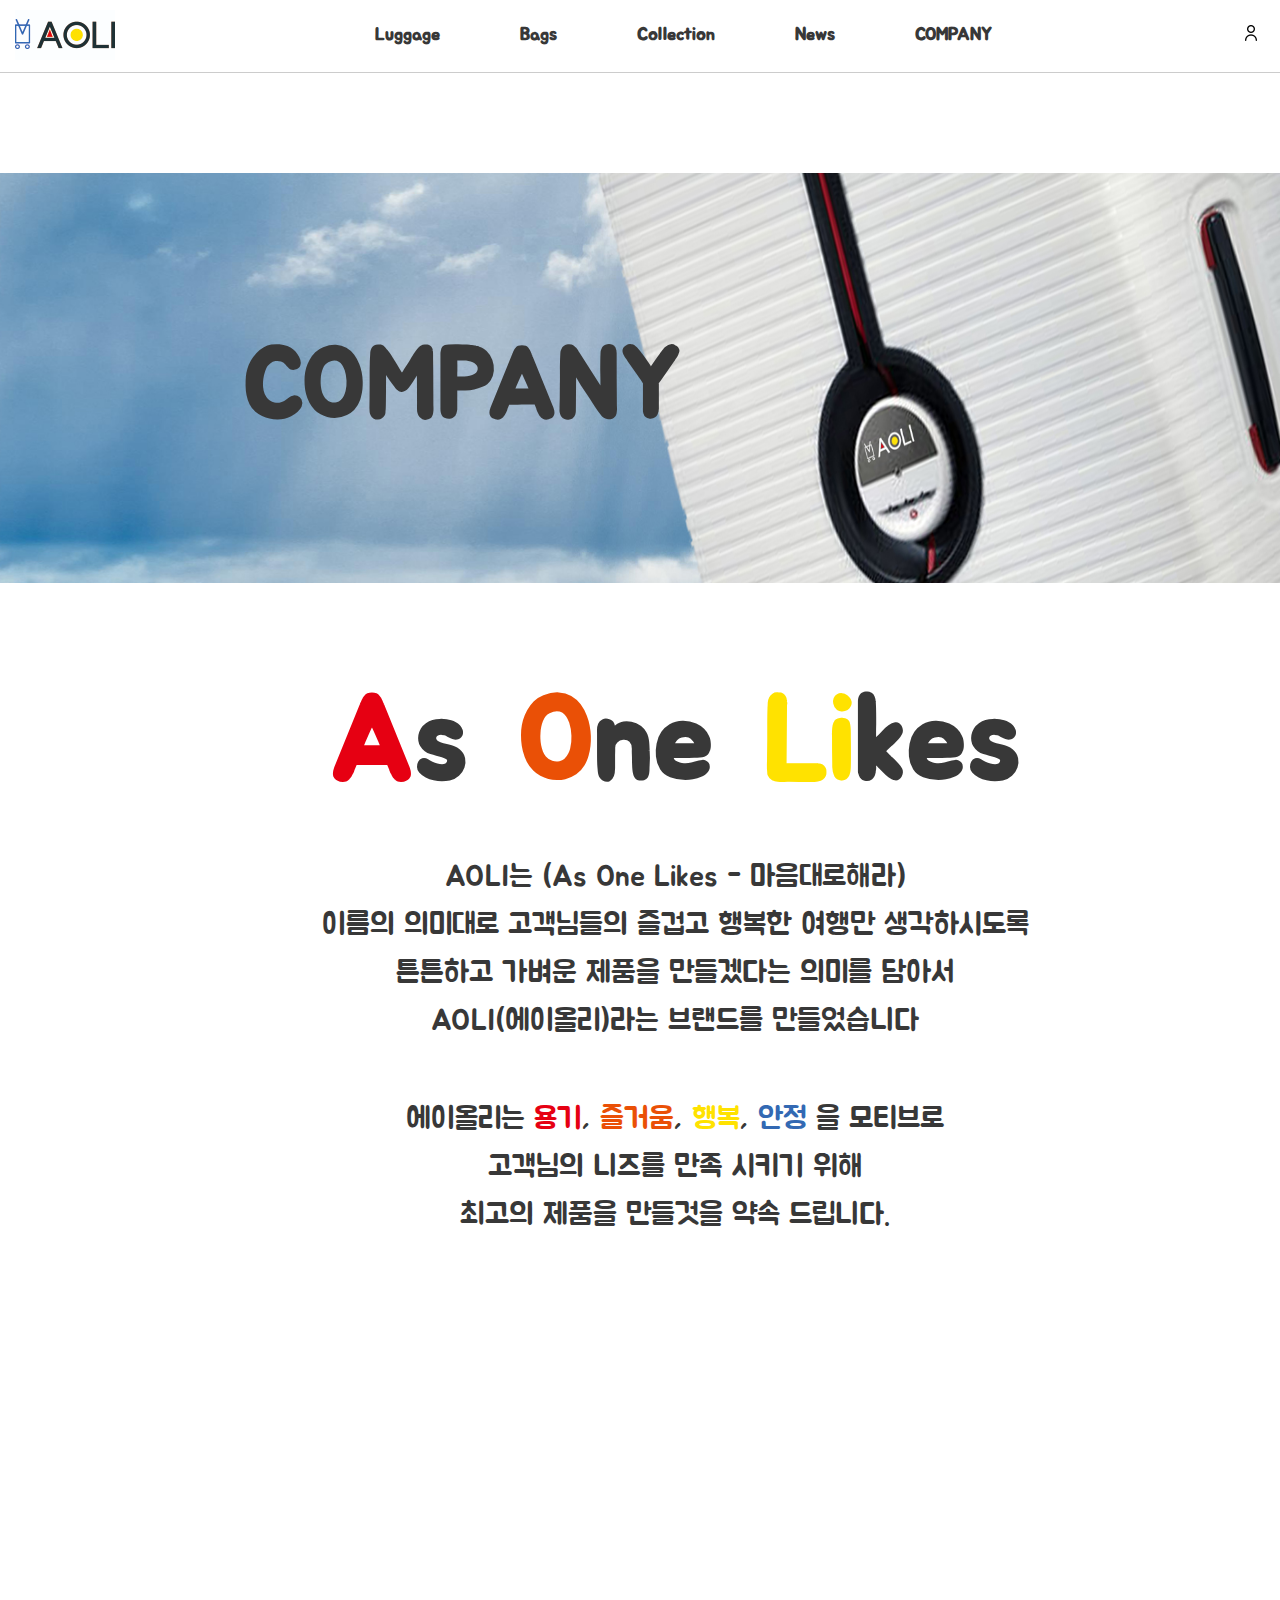
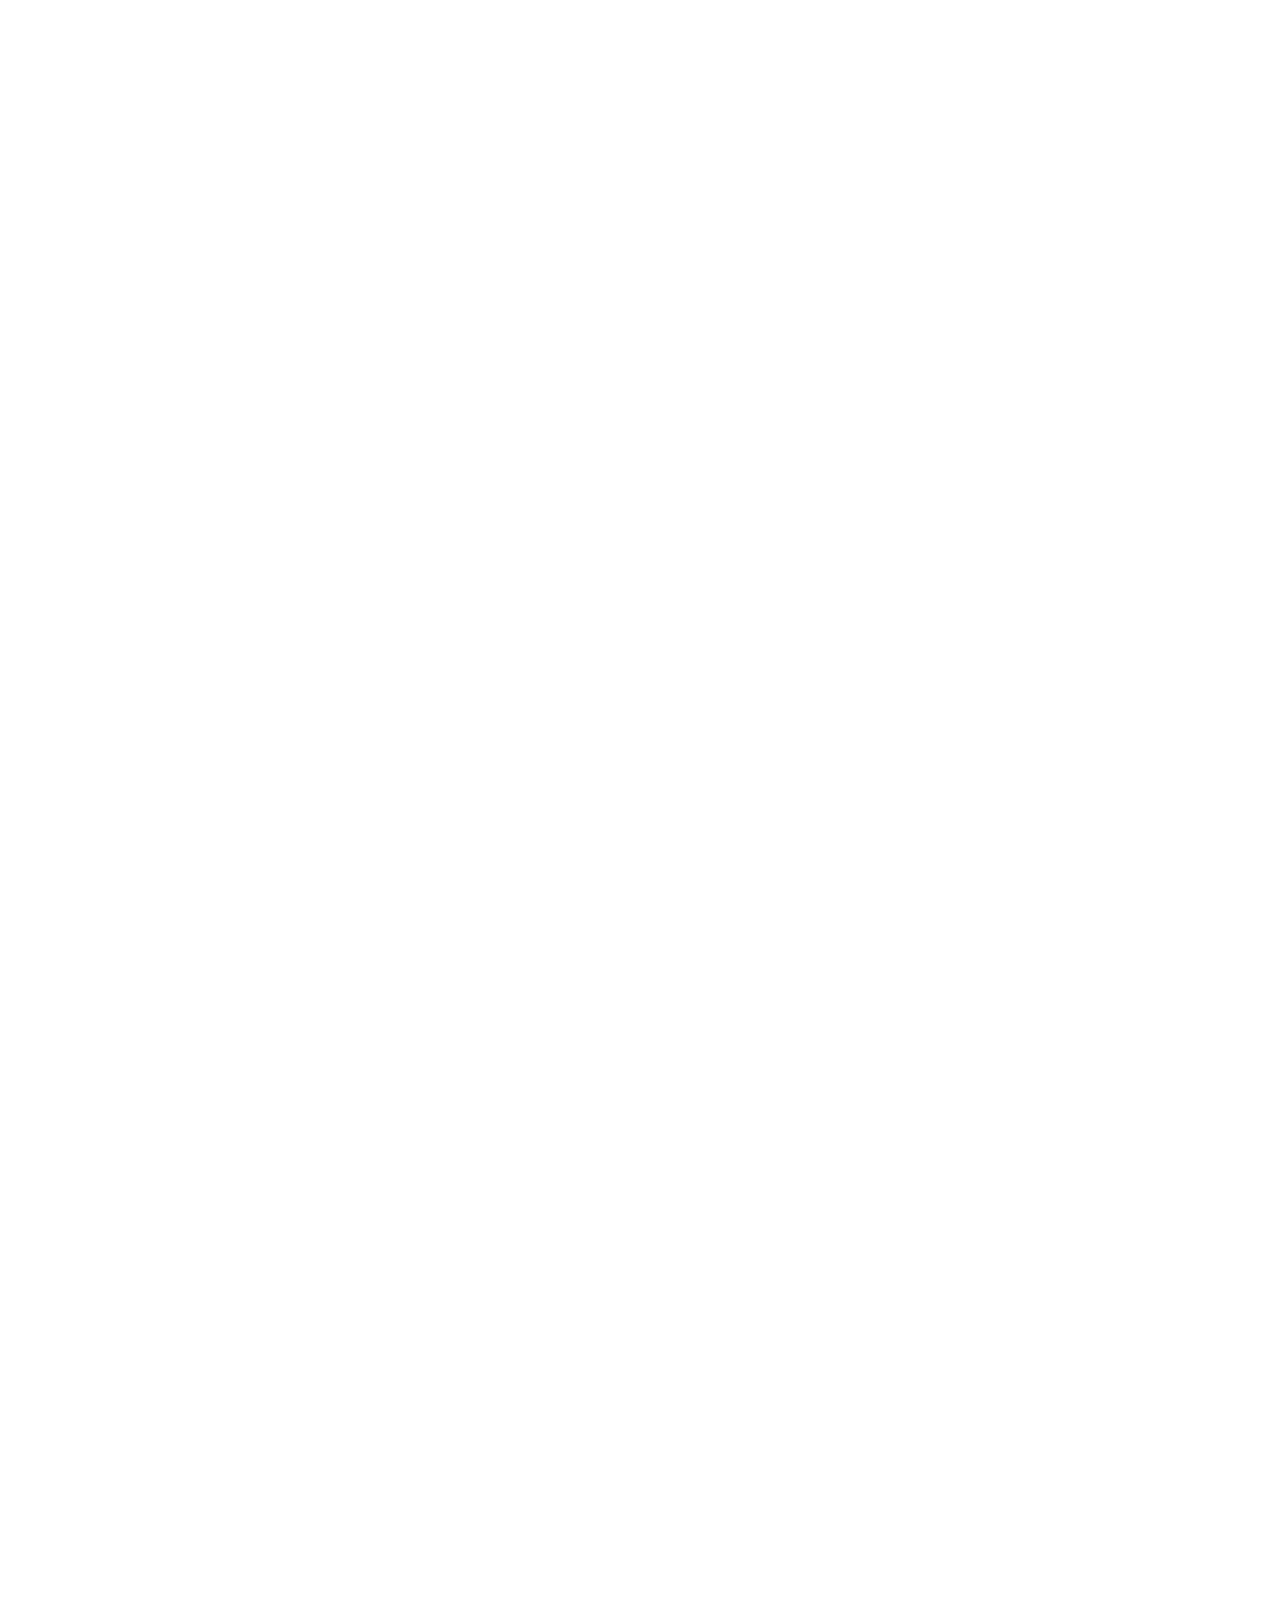
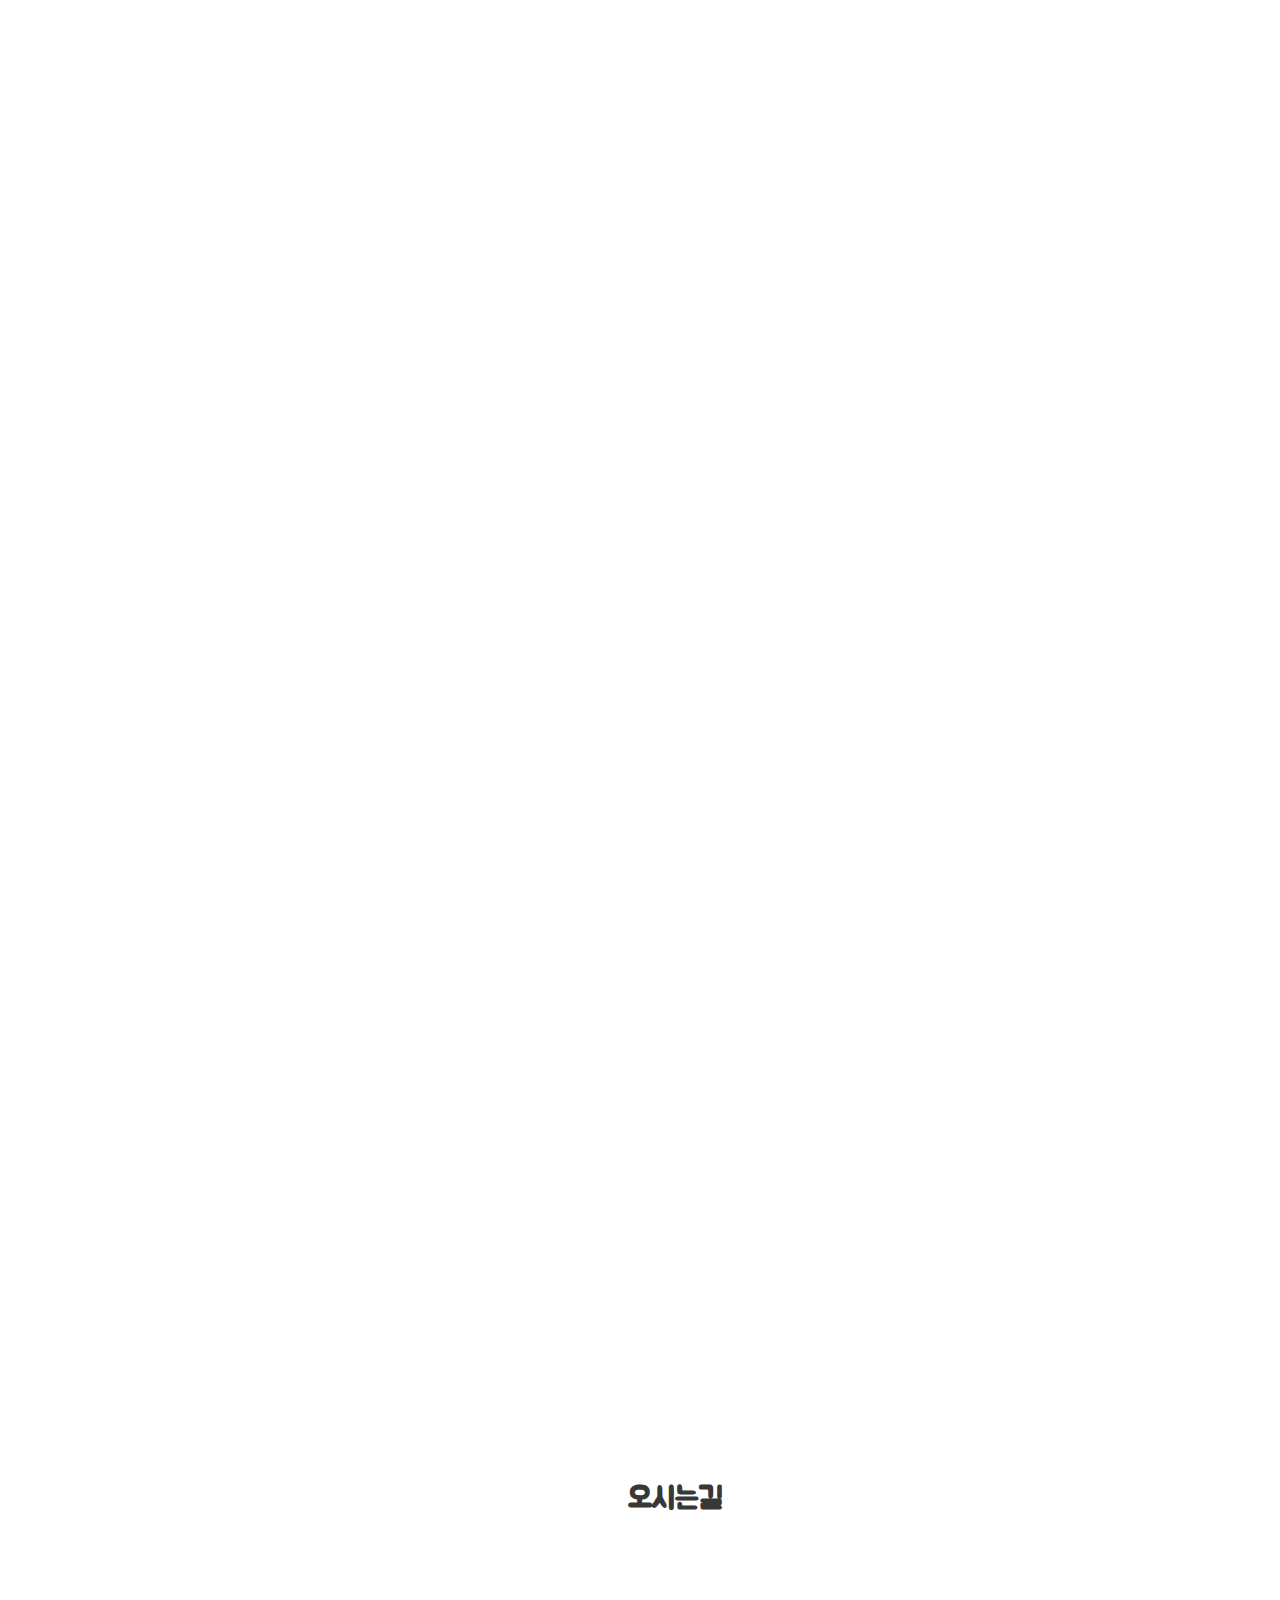
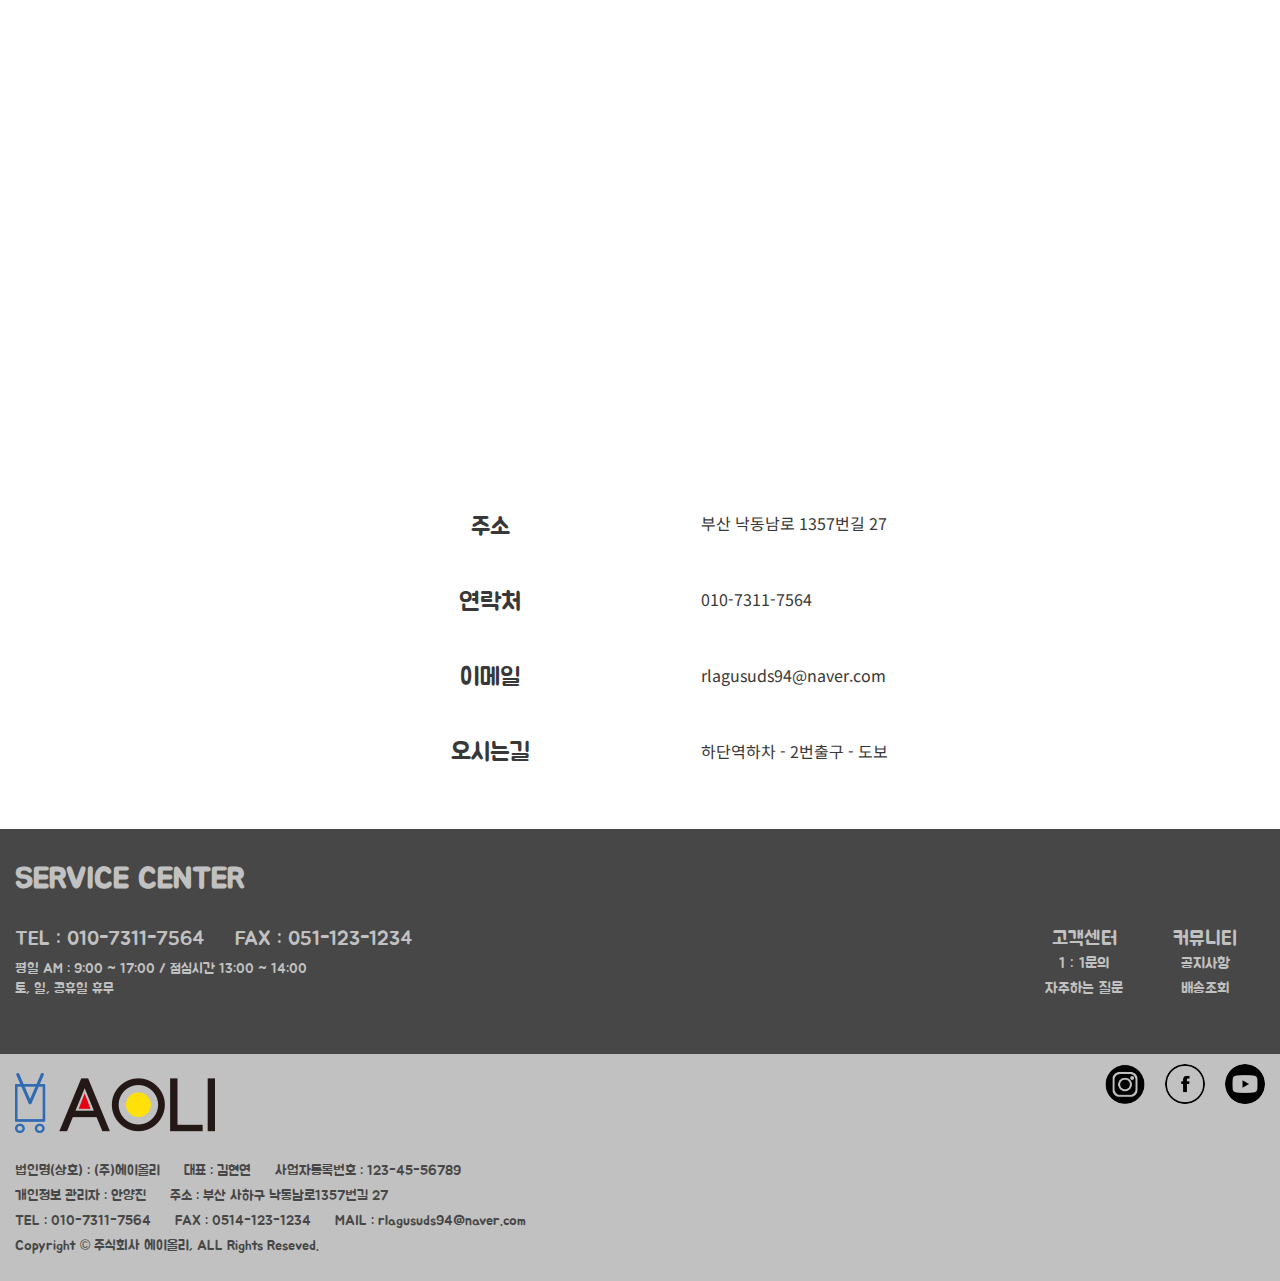
<file: sub1.html>
<!DOCTYPE html>
<html lang="ko">
<head>
    <meta charset="UTF-8">
    <meta http-equiv="X-UA-Compatible" content="IE=edge">
    <meta name="viewport" content="width=1350px">
    <title>AOLE</title>
</head>
<link href="https://unpkg.com/aos@2.3.1/dist/aos.css" rel="stylesheet">
<script src="https://unpkg.com/aos@2.3.1/dist/aos.js"></script>
<link rel="stylesheet" href="sub1.css">


<link rel="shortcut icon" href="code_img/favicon.png" type="image/x-icon">
<link href="https://unpkg.com/aos@2.3.1/dist/aos.css" rel="stylesheet">




<link rel="preconnect" href="https://fonts.googleapis.com">
<link rel="preconnect" href="https://fonts.gstatic.com" crossorigin>
<link href="https://fonts.googleapis.com/css2?family=Jua&family=Noto+Sans+KR:wght@100;300;400;500;700;900&family=Playfair+Display:wght@400;500;600;700;800;900&display=swap" rel="stylesheet">
<body>
    <div id="header">
        <div id="header_inner" class="clearfix">
          <h6><a href="index.html"><img src="code_img/LOGO.png" alt=""></a></h6>
          <ul class="clearfix gnb">
            <li>
              <a href="sub2.html">Luggage</a>
              <ul class="sub">
                <li><a href="sub2.html">20인치</a></li>
                <li><a href="sub2.html">24인치</a></li>
                <li><a href="sub2.html">28인치</a></li>
              </ul>
            </li>
            <li>
              <a href="sub2-1.html">Bags</a>
              <ul class="sub">
                <li><a href="sub2-1.html">백팩</a></li>
                <li><a href="sub2-1.html">서류가방</a></li>
                <li><a href="sub2-1.html">크로스백</a></li>
                <li><a href="sub2-1.html">에코백</a></li>
              </ul>
            </li>
            <li>
              <a href="">Collection</a>
              <ul class="sub">
                <li><a href="">파우치</a></li>
                <li><a href="">네임택</a></li>
                <li><a href="">세트</a></li>
              </ul>
            </li>
            <li>
              <a href="sub4.html">News</a>
              <ul class="sub">
                <li><a href="">공지사항</a></li>
                <li><a href="">고객센터</a></li>
              </ul>
            </li>
            <li>
              <a href="sub1.html">COMPANY</a>
            </li>
          </ul>
          <ul class="gnb2">
            <li><a href=""><img src="code_img/user (1).png" alt=""></a></li>
            <li><a href=""><img src="code_img/search (1).png" alt=""></a></li>
          </ul>
        </div>
      </div>





<div id="mb">
    <img src="code_img/sub1_mb.jpg" alt="">
    <h2>COMPANY</h2>
</div>








<div id="who">
    <div id="who_inner">
        <h1><span style="color: #e60012;">A</span>s<span style="color: #ea5006;">O</span>ne<span style="color: #ffe200;">Li</span>kes</h1>
        <p>
            AOLI는 (As One Likes - 마음대로해라) <br>
            이름의 의미대로 고객님들의 즐겁고 행복한 여행만 생각하시도록<br>
            튼튼하고 가벼운 제품을 만들겠다는 의미를 담아서<br>
            AOLI(에이올리)라는 브랜드를 만들었습니다<br>
        </p>
        <p>
            에이올리는 <span style="color: #e60012;">용기</span>, <span style="color: #ea5006;">즐거움</span>, <span style="color: #ffe200;">행복</span>, <span style="color: #3369b3;">안정</span> 을 모티브로 <br>
            고객님의 니즈를 만족 시키기 위해<br>
            최고의 제품을 만들것을 약속 드립니다. 
        </p>
    </div>
</div>







<div id="container">
    <div id="container_inner">
        <div class="con_box">
        <div class="con_img" data-aos="zoom-in-right" data-aos-duration="1200" data-aos-delay="300" >
            <img src="code_img/COMPANY1.jpg" alt="">
        </div>
        <div class="con_text" data-aos="fade-up"
        data-aos-anchor-placement="top-bottom"  data-aos-duration="1200" data-aos-delay="700">
            <h2>Courage</h2>
            <h3>여행의 첫 시작은 <span style="color:#e60012 ;">용기</span> !</h3>
            <p>
                무었을 하던지 <b> '첫 시작'</b>이 어려운법 입니다. <br>
                저의 <b> '에이올리'</b>가 당신의 첫 여행 <b> '친구'</b>로 <br>
                최고의 여행이 될 수 있게 <b>'함께'</b> 하겠습니다.
            </p>
        </div>
        </div>




        <div class="con_box">
        <div class="con_text" data-aos="fade-up"
        data-aos-anchor-placement="top-bottom" data-aos-duration="1200" data-aos-delay="700">
            <h2>Pleasure</h2>
            <h3>여행의 기본은 <span style="color:#ea5006 ;">즐거움</span> !</h3>
            <p>
                여행에서 <b> '즐거움'</b>은 빠질수 없습니다. <br>
                즐겁지 않은 여행은 여행보다는 악몽에 가깝습니다. <br>
                저희가 즐거운 여행이 되기위해 <b>'서포터'</b>하겠습니다.
            </p>
        </div>
        <div class="con_img" data-aos="zoom-in-right" data-aos-duration="1200" data-aos-delay="300">
            <img src="code_img/COMPANY2.jpg" alt="">
        </div>
    </div>




        <div class="con_box">   
        <div class="con_img" data-aos="zoom-in-right" data-aos-duration="1200" data-aos-delay="300">
            <img src="code_img/COMPANY3.jpg" alt="">
        </div>
        <div class="con_text" data-aos="fade-up"
        data-aos-anchor-placement="top-bottom" data-aos-duration="1200" data-aos-delay="700">
            <h2>Happiness</h2>
            <h3>사소한곳에 숨어 있는<span style="color:#ffe200 ;">행복함</span> !</h3>
            <p>
                사소한거 하나로도 우리는 <b> '행복함'</b>을 느낄수 있습니다. <br>
                작은 일에도 <b> '놓치지'</b> 않겠습니다. <br>
                사소한걸로 행복하지 않은 일은<b>'없게'</b> 하겠습니다.
            </p>
        </div>
    </div>


        

    <div class="con_box">
        <div class="con_text" data-aos="fade-up"
        data-aos-anchor-placement="top-bottom" data-aos-duration="1200" data-aos-delay="700">
            <h2>Peacefulness</h2>
            <h3>고요함이 있는<span style="color:#3369b3 ;">평화로움</span> !</h3>
            <p>
                <b> '평화로움'</b>이 있기에 즐겁고 행복한 여행이 될 수 있습니다. <br>
                여러분의 <b> '즐거움'</b>과 <b> '행복함'</b>이 안전할 수 있게 <br>
                여러분의 여행이 시끄러워 지지않게 <b> '지켜'</b>드리겠습니다.
            </p>
        </div>
        <div class="con_img" data-aos="zoom-in-right" data-aos-duration="1200" data-aos-delay="300">
            <img src="code_img/COMPANY4.jpg" alt="">
        </div>
    </div>
</div>
</div>





<div id="nav">
    <div id="nav_inner">
      <h2>오시는길</h2>
      <iframe src="https://www.google.com/maps/embed?pb=!1m18!1m12!1m3!1d3263.955077380938!2d128.9556455314499!3d35.10783260591379!2m3!1f0!2f0!3f0!3m2!1i1024!2i768!4f13.1!3m3!1m2!1s0x3568c2f63dd376cb%3A0x65f47528c3f2a673!2z67aA7IKw6rSR7Jet7IucIOyCrO2VmOq1rCDrgpnrj5nrgqjroZwxMzU367KI6ri4IDI3!5e0!3m2!1sko!2skr!4v1657082096304!5m2!1sko!2skr" width="100%" height="500" style="border:0;" allowfullscreen="" loading="lazy" referrerpolicy="no-referrer-when-downgrade"></iframe>
      <div class="nav_text clearfix">
      <ul class="clearfix nav_text1">
          <li>주소</li>
          <li>연락처</li>
          <li>이메일</li>
          <li>오시는길</li>
      </ul>
      <ul class="clearfix nav_text2">
          <li>부산 낙동남로 1357번길 27</li>          
          <li>010-7311-7564</li>
          <li>rlagusuds94@naver.com</li>
          <li>하단역하차 - 2번출구 - 도보</li>
      </ul>
    </div>
      </div>
</div>







<div id="footer">
    <div id="footer_inner" class="clearfix">
      <h1>SERVICE CENTER </h1>

      <div class="f_box">
        <ul class="clearfix">
          <li>TEL : 010-7311-7564</li>
          <li>FAX : 051-123-1234</li>
        </ul>
        <p>평일  AM : 9:00 ~ 17:00  / 점심시간 13:00 ~ 14:00</p>
        <p>토, 일, 공휴일 휴무</p>
      </div>

      <div class="f_box2 clearfix">
        <ul>
          <li><a href="">고객센터</a></li>
          <li><a href="sub4.html"> 1 : 1문의</a></li>
          <li><a href="sub4.html"> 자주하는 질문</a></li>
        </ul>
        <ul>
          <li><a href=""> 커뮤니티</a></li>
          <li><a href="sub4.html"> 공지사항</a></li>
          <li><a href="https://www.cjlogistics.com/ko/tool/parcel/tracking"> 배송조회</a></li>
        </ul>
        <ul>
          <li><a href="sub1.html"> AOLE</a></li>
        </ul>
      </div>
    </div>
  </div>





  <div id="footer2">
    <div id="footer2_inner">
      <div class=" clearfix">
        <h6><img src="code_img/footer_logo.png" alt=""></h6>
        <ul class="clearfix " >
          <li class="f_img1"><a href="https://www.naver.com/"></a></li>
          <li class="f_img2"><a href="https://www.naver.com/"></a></li>
          <li class="f_img3"><a href="https://www.naver.com/"></a></li>
          <li class="f_img4"><a href="https://www.naver.com/"></a></li>
        </ul>
      </div>
      <div>
      <p><span> 법인명(상호) : (주)에이올리</span> <span> 대표 : 김현연 </span> 사업자등록번호 : 123-45-56789 </p>
      <p><span> 개인정보 관리자 : 안양진  </span>    주소 : 부산 사하구 낙동남로1357번길 27</p>
      <p> <span> TEL : 010-7311-7564</span>   <span> FAX : 0514-123-1234</span>  <span> MAIL : rlagusuds94@naver.com</p></span>
      <p>Copyright © 주식회사 에이올리, ALL Rights Reseved.</p>
      <a href="#header" class="up_down2">
        <img src="code_img/arrow-circle-up.png" alt="">
      </a>
    </div>
    </div>
  </div>


  <script>
    let topBtn = document.querySelector(".up_down2");
    topBtn.onclick = () => window.scrollTo({ top: 0, behavior: "smooth" });
    window.onscroll = () => window.scrollY > 500 ? topBtn.style.opacity = 1 : topBtn.style.opacity = 0
       </script>



  <script>
    AOS.init();
    </script>
</body>
</html>
</file>
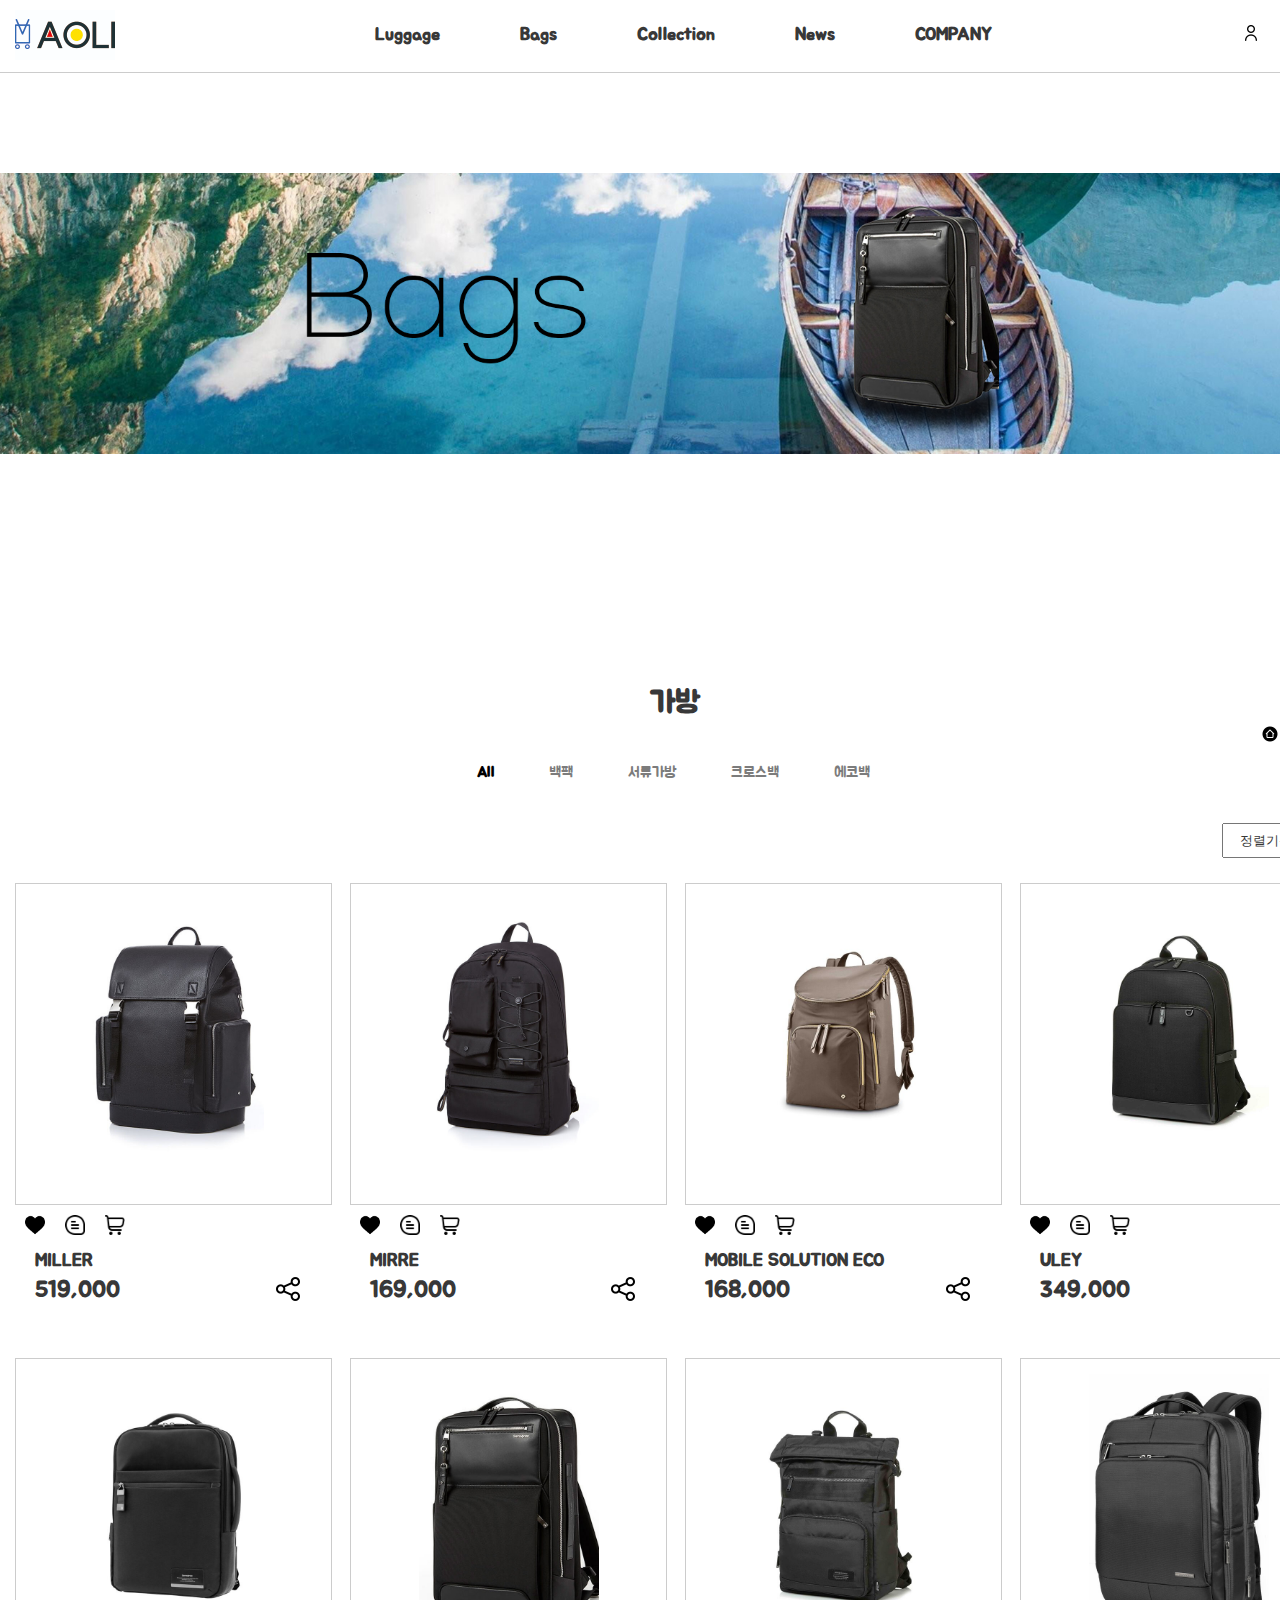
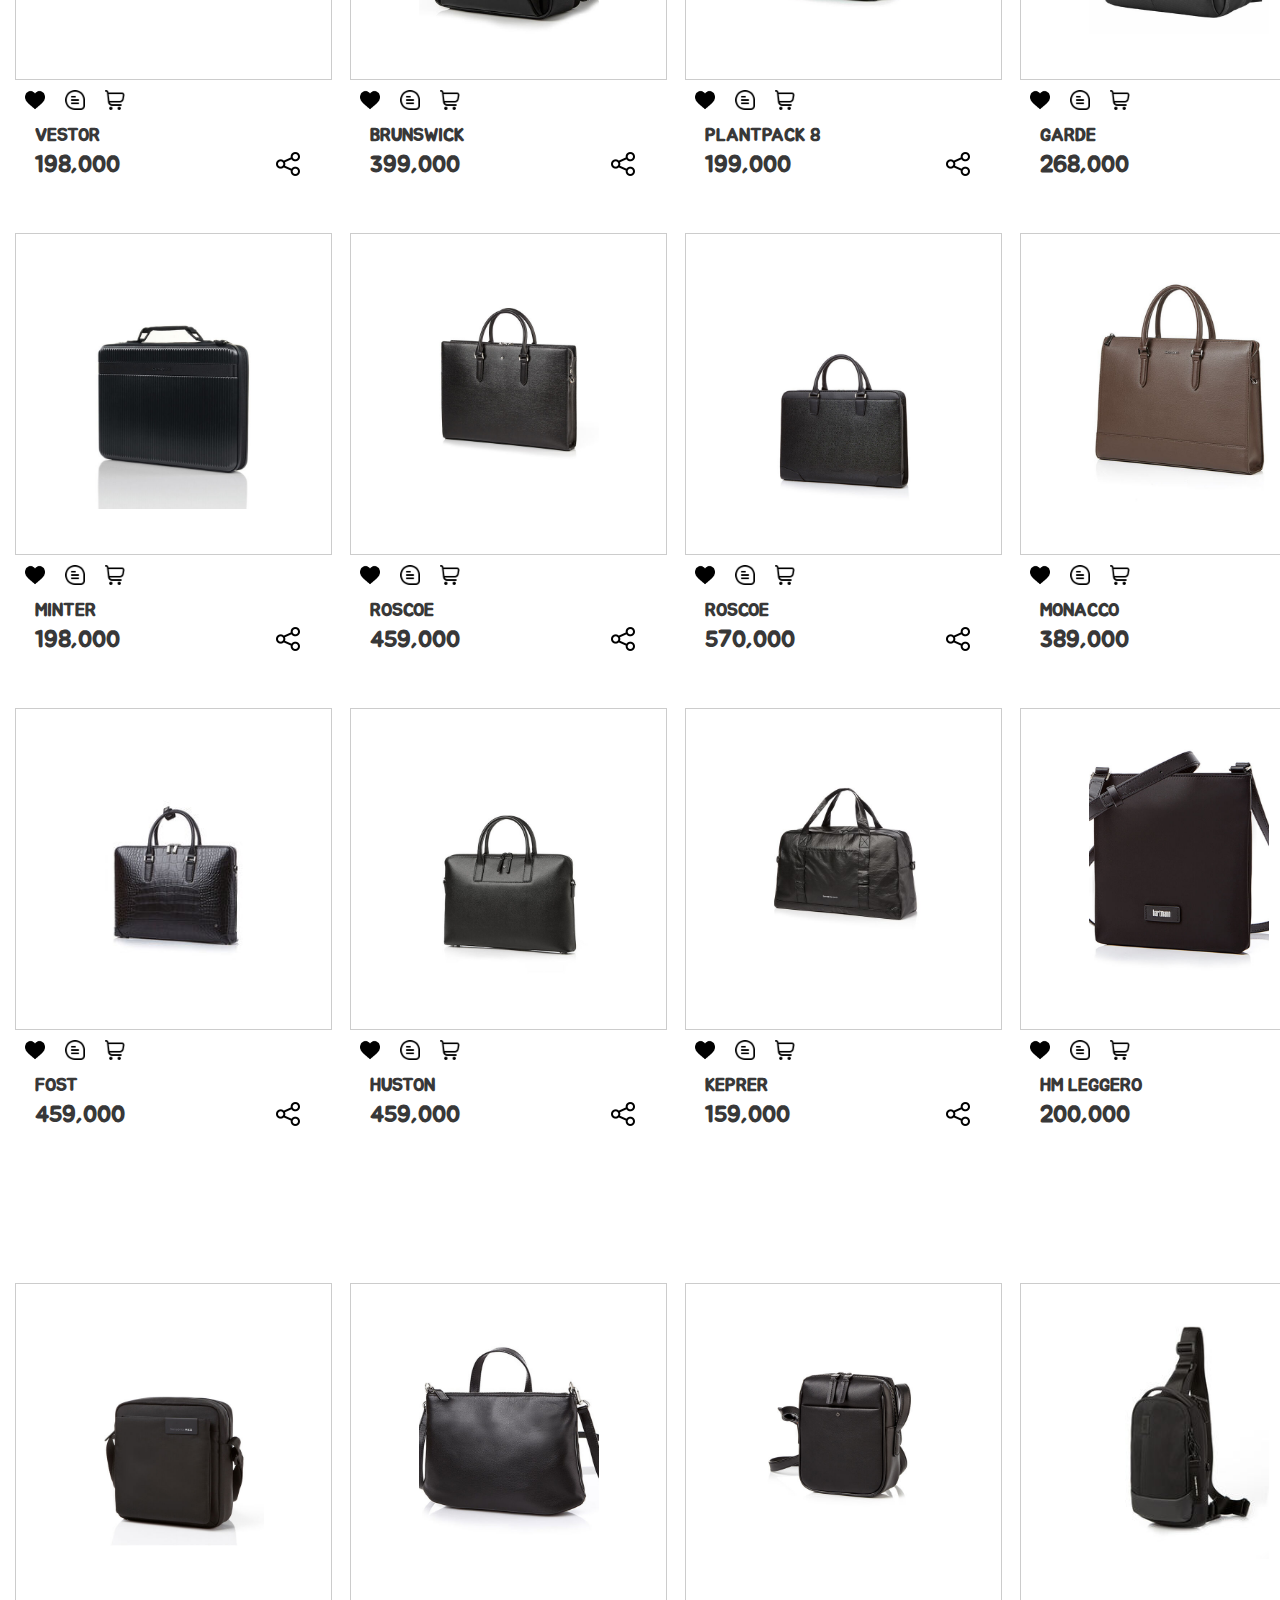
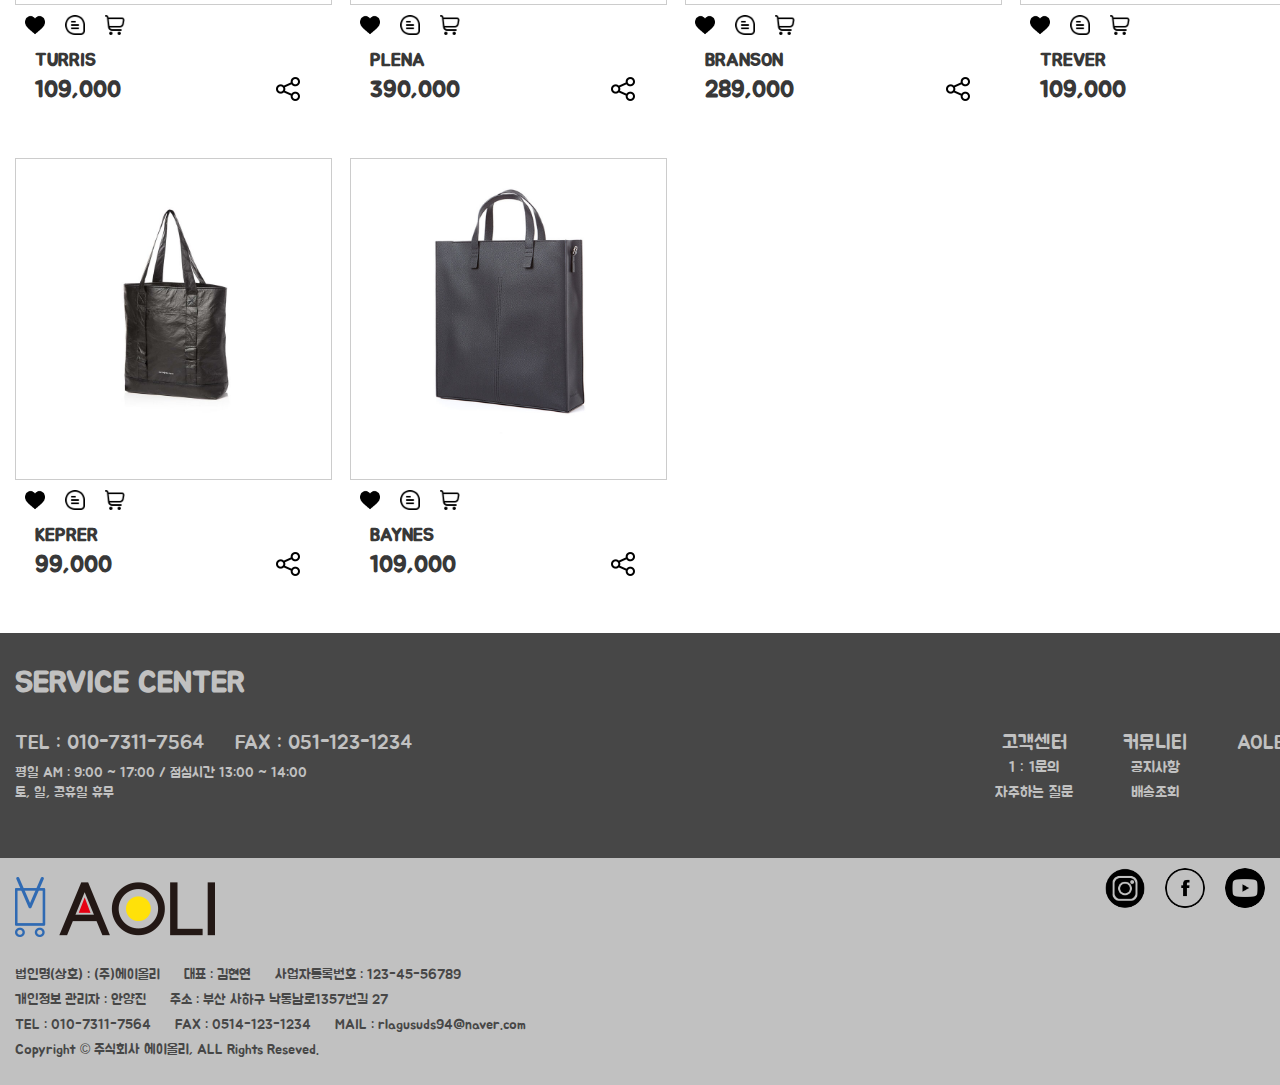
<file: sub2-1.html>
<!DOCTYPE html>
<html lang="ko">
<head>
    <meta charset="UTF-8">
    <meta http-equiv="X-UA-Compatible" content="IE=edge">
    <meta name="viewport" content="width=1350px">
    <title>AOLE</title>
</head>
<link rel="stylesheet" href="sub2-1.css">


<link rel="shortcut icon" href="code_img/favicon.png" type="image/x-icon">
<link href="https://unpkg.com/aos@2.3.1/dist/aos.css" rel="stylesheet">




<link rel="preconnect" href="https://fonts.googleapis.com">
<link rel="preconnect" href="https://fonts.gstatic.com" crossorigin>
<link href="https://fonts.googleapis.com/css2?family=Jua&family=Noto+Sans+KR:wght@100;300;400;500;700;900&family=Playfair+Display:wght@400;500;600;700;800;900&display=swap" rel="stylesheet">

<script src="https://code.jquery.com/jquery-3.6.0.js" integrity="sha256-H+K7U5CnXl1h5ywQfKtSj8PCmoN9aaq30gDh27Xc0jk=" crossorigin="anonymous"></script>

<body>


    <div id="header">
        <div id="header_inner" class="clearfix">
          <h6><a href="index.html"><img src="code_img/LOGO.png" alt=""></a></h6>
          <ul class="clearfix gnb">
            <li>
              <a href="sub2.html">Luggage</a>
              <ul class="sub">
                <li><a href="sub2.html">20인치</a></li>
                <li><a href="sub2.html">24인치</a></li>
                <li><a href="sub2.html">28인치</a></li>
              </ul>
            </li>
            <li>
              <a href="sub2-1.html">Bags</a>
              <ul class="sub">
                <li><a href="sub2-1.html">백팩</a></li>
                <li><a href="sub2-1.html">서류가방</a></li>
                <li><a href="sub2-1.html">크로스백</a></li>
                <li><a href="sub2-1.html">에코백</a></li>
              </ul>
            </li>
            <li>
              <a href="">Collection</a>
              <ul class="sub">
                <li><a href="">파우치</a></li>
                <li><a href="">네임택</a></li>
                <li><a href="">세트</a></li>
              </ul>
            </li>
            <li>
              <a href="sub4.html">News</a>
              <ul class="sub">
                <li><a href="">공지사항</a></li>
                <li><a href="">고객센터</a></li>
              </ul>
            </li>
            <li>
              <a href="sub1.html">COMPANY</a>
            </li>
          </ul>
          <ul class="gnb2">
            <li><a href=""><img src="code_img/user (1).png" alt=""></a></li>
            <li><a href=""><img src="code_img/search (1).png" alt=""></a></li>
          </ul>
        </div>
      </div>






      <div id="mb">
        <img src="code_img/Bags_mb.jpg" alt="">
      </div>
















      <div id="container">
        <h2>가방</h2>
        <ul class="map clearfix">
            <li><a href="#"><img src="code_img/home.png" alt="홈버튼"></a></li>
            <li>&gt;</li>
            <li><a href="#">Bags</a></li>
            
        </ul>
        <div id="wrapper">	
            <!--탭 메뉴 영역 -->
            <ul class="tabs clearfix">
                <li><a href="#tab1">All</a></li>
                <li><a href="#tab2">백팩</a></li>
                <li><a href="#tab3">서류가방</a></li>
                <li><a href="#tab4">크로스백</a></li>
                <li><a href="#tab5">에코백</a></li>
            </ul>

            <!--탭 콘텐츠 영역 -->
            <div class="tab_container">
    
              <div id="tab1" class="tab_content">
                    <select name="age" id="userAge">
                      <option value="정렬기준">정렬기준</option>
                      <option value="인기순">인기순</option>
                      <option value="높은가격순">높은가격순</option>
                      <option value="낮은가격순">낮은가격순</option>
                    </select>
            
              <ul>
                   <li>
                    <div class="tabs1_img">
                      <a href=""><img src="code_img/bags1.jpg" alt=""></a>
                    </div >
                    <ul class="icon_img clearfix">
                      <li style="cursor:pointer;"><img class="pic" src="code_img/heart.png" alt="" ></li>
                      <li><a href=""><img src="code_img/comment.png" alt=""></a></li>
                      <li><a href=""><img src="code_img/shopping-cart.png" alt=""></a></li>
                    </ul>
                    <h6 class="share" style="cursor:pointer;"><img src="code_img/share.png" alt=""></h6>
                    <ul class="share_sub clearfix">
                      <li><a href=""><img src="code_img/kakao-talk.png" alt=""></a></li>
                      <li><a href=""><img src="code_img/premium-icon-instagram-4494488.png" alt=""></a></li>
                      <li><a href=""><img src="code_img/free-icon-facebook-5968764.png" alt=""></a></li>
                    </ul>
                    <h4>MILLER</h4>
                    <h2>519,000</h2>
                    <div class="tabs1_text clearfix">
                      <p style="background-color: #363439;"></p>
                    </div>  
                      
                    
                    </li>
                    <li>
                      <div class="tabs1_img">
                        <a href=""><img src="code_img/bags2.jpg" alt=""></a>
                      </div >
                      <ul class="icon_img clearfix">
                        <li style="cursor:pointer;"><img class="pic" src="code_img/heart.png" alt="" ></li>
                        <li><a href=""><img src="code_img/comment.png" alt=""></a></li>
                        <li><a href=""><img src="code_img/shopping-cart.png" alt=""></a></li>
                      </ul>
                      <h6 class="share" style="cursor:pointer;"><img src="code_img/share.png" alt=""></h6>
                      <ul class="share_sub clearfix">
                        <li><a href=""><img src="code_img/kakao-talk.png" alt=""></a></li>
                        <li><a href=""><img src="code_img/premium-icon-instagram-4494488.png" alt=""></a></li>
                        <li><a href=""><img src="code_img/free-icon-facebook-5968764.png" alt=""></a></li>
                      </ul>
                      <h4>MIRRE</h4>
                      <h2>169,000</h2>
                      <div class="tabs1_text clearfix">
                        <p style="background-color: #353034;"></p>
                      </div>  
                        
                      
                      </li>
                      <li>
                        <div class="tabs1_img">
                          <a href=""><img src="code_img/bags3.jpg" class="pic"></a>
                        </div >
                        <ul class="icon_img clearfix">
                          <li style="cursor:pointer;"><img class="pic" src="code_img/heart.png" alt="" ></li>
                          <li><a href=""><img src="code_img/comment.png" alt=""></a></li>
                          <li><a href=""><img src="code_img/shopping-cart.png" alt=""></a></li>
                        </ul>
                        <h6 class="share" style="cursor:pointer;"><img src="code_img/share.png" alt=""></h6>
                        <ul class="share_sub clearfix">
                          <li><a href=""><img src="code_img/kakao-talk.png" alt=""></a></li>
                          <li><a href=""><img src="code_img/premium-icon-instagram-4494488.png" alt=""></a></li>
                          <li><a href=""><img src="code_img/free-icon-facebook-5968764.png" alt=""></a></li>
                        </ul>
                        <h4>MOBILE SOLUTION ECO</h4>
                        <h2>168,000</h2>
                        <div class="tabs1_text clearfix">
                          <p style="background-color: #a39288;"></p>
                        </div>  
                         
                        
                        </li>
                        <li>
                   <div class="tabs1_img">
                     <a href=""><img src="code_img/bags4.jpg" alt=""></a>
                   </div >
                   <ul class="icon_img clearfix">
                    <li style="cursor:pointer;"><img class="pic" src="code_img/heart.png" alt="" ></li>
                    <li><a href=""><img src="code_img/comment.png" alt=""></a></li>
                    <li><a href=""><img src="code_img/shopping-cart.png" alt=""></a></li>
                  </ul>
                  <h6 class="share" style="cursor:pointer;"><img src="code_img/share.png" alt=""></h6>
                  <ul class="share_sub clearfix">
                    <li><a href=""><img src="code_img/kakao-talk.png" alt=""></a></li>
                    <li><a href=""><img src="code_img/premium-icon-instagram-4494488.png" alt=""></a></li>
                    <li><a href=""><img src="code_img/free-icon-facebook-5968764.png" alt=""></a></li>
                  </ul>
                   <h4>ULEY</h4>
                   <h2>349,000</h2>
                   <div class="tabs1_text clearfix">
                    <p style="background-color: #2b2b2b;"></p>
                    </div> 
                  
                   
                   </li>
                </ul>





                <ul>
                  
                   <li>
                     <div class="tabs1_img">
                       <a href=""><img src="code_img/bags5.jpg" alt=""></a>
                     </div >
                     <ul class="icon_img clearfix">
                      <li style="cursor:pointer;"><img class="pic" src="code_img/heart.png" alt="" ></li>
                      <li><a href=""><img src="code_img/comment.png" alt=""></a></li>
                      <li><a href=""><img src="code_img/shopping-cart.png" alt=""></a></li>
                    </ul>
                    <h6 class="share" style="cursor:pointer;"><img src="code_img/share.png" alt=""></h6>
                    <ul class="share_sub clearfix">
                      <li><a href=""><img src="code_img/kakao-talk.png" alt=""></a></li>
                      <li><a href=""><img src="code_img/premium-icon-instagram-4494488.png" alt=""></a></li>
                      <li><a href=""><img src="code_img/free-icon-facebook-5968764.png" alt=""></a></li>
                    </ul>
                     <h4>VESTOR</h4>
                     <h2>198,000</h2>
                     <div class="tabs1_text clearfix">
                      <p style="background-color: #464646;"></p>
                     </div>  
                      
                     
                     </li>
                     <li>
                       <div class="tabs1_img">
                         <a href=""><img src="code_img/bags6.jpg" class="pic"></a>
                       </div >
                       <ul class="icon_img clearfix">
                        <li style="cursor:pointer;"><img class="pic" src="code_img/heart.png" alt="" ></li>
                        <li><a href=""><img src="code_img/comment.png" alt=""></a></li>
                        <li><a href=""><img src="code_img/shopping-cart.png" alt=""></a></li>
                      </ul>
                      <h6 class="share" style="cursor:pointer;"><img src="code_img/share.png" alt=""></h6>
                      <ul class="share_sub clearfix">
                        <li><a href=""><img src="code_img/kakao-talk.png" alt=""></a></li>
                        <li><a href=""><img src="code_img/premium-icon-instagram-4494488.png" alt=""></a></li>
                        <li><a href=""><img src="code_img/free-icon-facebook-5968764.png" alt=""></a></li>
                      </ul>
                       <h4>BRUNSWICK</h4>
                       <h2>399,000</h2>
                       <div class="tabs1_text clearfix">
                        <p style="background-color: #252422;"></p>
                        </div>
                       
                       
                       </li>
                       <li>
                 <div class="tabs1_img">
                   <a href=""><img src="code_img/bags7.jpg" alt=""></a>
                 </div >
                 <ul class="icon_img clearfix">
                  <li style="cursor:pointer;"><img class="pic" src="code_img/heart.png" alt="" ></li>
                  <li><a href=""><img src="code_img/comment.png" alt=""></a></li>
                  <li><a href=""><img src="code_img/shopping-cart.png" alt=""></a></li>
                </ul>
                <h6 class="share" style="cursor:pointer;"><img src="code_img/share.png" alt=""></h6>
                <ul class="share_sub clearfix">
                  <li><a href=""><img src="code_img/kakao-talk.png" alt=""></a></li>
                  <li><a href=""><img src="code_img/premium-icon-instagram-4494488.png" alt=""></a></li>
                  <li><a href=""><img src="code_img/free-icon-facebook-5968764.png" alt=""></a></li>
                </ul>
                 <h4>PLANTPACK 8</h4>
                 <h2>199,000 </h2>
                 <div class="tabs1_text clearfix">
                  <p style="background-color: #3a3a3a;"></p>
                 </div>  
                  
                 
                 </li>
                 <li>
                   <div class="tabs1_img">
                     <a href=""><img src="code_img/bags8.jpg" alt=""></a>
                   </div >
                   <ul class="icon_img clearfix">
                    <li style="cursor:pointer;"><img class="pic" src="code_img/heart.png" alt="" ></li>
                    <li><a href=""><img src="code_img/comment.png" alt=""></a></li>
                    <li><a href=""><img src="code_img/shopping-cart.png" alt=""></a></li>
                  </ul>
                  <h6 class="share" style="cursor:pointer;"><img src="code_img/share.png" alt=""></h6>
                  <ul class="share_sub clearfix">
                    <li><a href=""><img src="code_img/kakao-talk.png" alt=""></a></li>
                    <li><a href=""><img src="code_img/premium-icon-instagram-4494488.png" alt=""></a></li>
                    <li><a href=""><img src="code_img/free-icon-facebook-5968764.png" alt=""></a></li>
                  </ul>
                   <h4>GARDE</h4>
                   <h2>268,000</h2>
                   <div class="tabs1_text clearfix">
                    <p style="background-color: #4b4b4b;"></p>
                   </div>  
                   
                   
                   </li>
               </ul>





               <ul>
                   <li>
                     <div class="tabs1_img">
                       <a href=""><img src="code_img/briefcase1.jpg" class="pic"></a>
                     </div >
                     <ul class="icon_img clearfix">
                      <li style="cursor:pointer;"><img class="pic" src="code_img/heart.png" alt="" ></li>
                      <li><a href=""><img src="code_img/comment.png" alt=""></a></li>
                      <li><a href=""><img src="code_img/shopping-cart.png" alt=""></a></li>
                    </ul>
                    <h6 class="share" style="cursor:pointer;"><img src="code_img/share.png" alt=""></h6>
                    <ul class="share_sub clearfix">
                      <li><a href=""><img src="code_img/kakao-talk.png" alt=""></a></li>
                      <li><a href=""><img src="code_img/premium-icon-instagram-4494488.png" alt=""></a></li>
                      <li><a href=""><img src="code_img/free-icon-facebook-5968764.png" alt=""></a></li>
                    </ul>
                     <h4>MINTER</h4>
                     <h2>198,000</h2>
                     <div class="tabs1_text clearfix">
                      <p style="background-color: #18191d;"></p>
                     </div>  
                      
                     
                     </li>
                     <li>
               <div class="tabs1_img">
                 <a href=""><img src="code_img/briefcase2.jpg" alt=""></a>
               </div >
               <ul class="icon_img clearfix">
                <li style="cursor:pointer;"><img class="pic" src="code_img/heart.png" alt="" ></li>
                <li><a href=""><img src="code_img/comment.png" alt=""></a></li>
                <li><a href=""><img src="code_img/shopping-cart.png" alt=""></a></li>
              </ul>
              <h6 class="share" style="cursor:pointer;"><img src="code_img/share.png" alt=""></h6>
              <ul class="share_sub clearfix">
                <li><a href=""><img src="code_img/kakao-talk.png" alt=""></a></li>
                <li><a href=""><img src="code_img/premium-icon-instagram-4494488.png" alt=""></a></li>
                <li><a href=""><img src="code_img/free-icon-facebook-5968764.png" alt=""></a></li>
              </ul>
               <h4>ROSCOE</h4>
               <h2>459,000</h2>
               <div class="tabs1_text clearfix">
                <p style="background-color: #363533;"></p>
               </div>  
                
               
               </li>
               <li>
                 <div class="tabs1_img">
                   <a href=""><img src="code_img/briefcase3.jpg" alt=""></a>
                 </div >
                 <ul class="icon_img clearfix">
                  <li style="cursor:pointer;"><img class="pic" src="code_img/heart.png" alt="" ></li>
                  <li><a href=""><img src="code_img/comment.png" alt=""></a></li>
                  <li><a href=""><img src="code_img/shopping-cart.png" alt=""></a></li>
                </ul>
                <h6 class="share" style="cursor:pointer;"><img src="code_img/share.png" alt=""></h6>
                <ul class="share_sub clearfix">
                  <li><a href=""><img src="code_img/kakao-talk.png" alt=""></a></li>
                  <li><a href=""><img src="code_img/premium-icon-instagram-4494488.png" alt=""></a></li>
                  <li><a href=""><img src="code_img/free-icon-facebook-5968764.png" alt=""></a></li>
                </ul>
                 <h4>ROSCOE</h4>
                 <h2>570,000</h2>
                 <div class="tabs1_text clearfix">
                  <p style="background-color: #414141;"></p>
                 </div>  
                 
                 
                 </li>
                 <li>
                   <div class="tabs1_img">
                     <a href=""><img src="code_img/briefcase4.jpg" class="pic"></a>
                   </div >
                   <ul class="icon_img clearfix">
                    <li style="cursor:pointer;"><img class="pic" src="code_img/heart.png" alt="" ></li>
                    <li><a href=""><img src="code_img/comment.png" alt=""></a></li>
                    <li><a href=""><img src="code_img/shopping-cart.png" alt=""></a></li>
                  </ul>
                  <h6 class="share" style="cursor:pointer;"><img src="code_img/share.png" alt=""></h6>
                  <ul class="share_sub clearfix">
                    <li><a href=""><img src="code_img/kakao-talk.png" alt=""></a></li>
                    <li><a href=""><img src="code_img/premium-icon-instagram-4494488.png" alt=""></a></li>
                    <li><a href=""><img src="code_img/free-icon-facebook-5968764.png" alt=""></a></li>
                  </ul>
                   <h4>MONACCO</h4>
                   <h2>389,000  </h2>
                   <div class="tabs1_text clearfix">
                    <p style="background-color: #725e55;"></p>
                   </div>  
                   
                   
                   </li>
             </ul>



             <ul>
              <li>
                <div class="tabs1_img">
                  <a href=""><img src="code_img/briefcase5.jpg" class="pic"></a>
                </div >
                <ul class="icon_img clearfix">
                  <li style="cursor:pointer;"><img class="pic" src="code_img/heart.png" alt="" ></li>
                  <li><a href=""><img src="code_img/comment.png" alt=""></a></li>
                  <li><a href=""><img src="code_img/shopping-cart.png" alt=""></a></li>
                </ul>
                <h6 class="share" style="cursor:pointer;"><img src="code_img/share.png" alt=""></h6>
                <ul class="share_sub clearfix">
                  <li><a href=""><img src="code_img/kakao-talk.png" alt=""></a></li>
                  <li><a href=""><img src="code_img/premium-icon-instagram-4494488.png" alt=""></a></li>
                  <li><a href=""><img src="code_img/free-icon-facebook-5968764.png" alt=""></a></li>
                </ul>
                <h4>FOST</h4>
                <h2>459,000</h2>
                <div class="tabs1_text clearfix">
                 <p style="background-color: #232126;"></p>
                </div>  
                
                
                </li>
                <li>
          <div class="tabs1_img">
            <a href=""><img src="code_img/briefcase6.jpg" alt=""></a>
          </div >
          <ul class="icon_img clearfix">
            <li style="cursor:pointer;"><img class="pic" src="code_img/heart.png" alt="" ></li>
            <li><a href=""><img src="code_img/comment.png" alt=""></a></li>
            <li><a href=""><img src="code_img/shopping-cart.png" alt=""></a></li>
          </ul>
          <h6 class="share" style="cursor:pointer;"><img src="code_img/share.png" alt=""></h6>
          <ul class="share_sub clearfix">
            <li><a href=""><img src="code_img/kakao-talk.png" alt=""></a></li>
            <li><a href=""><img src="code_img/premium-icon-instagram-4494488.png" alt=""></a></li>
            <li><a href=""><img src="code_img/free-icon-facebook-5968764.png" alt=""></a></li>
          </ul>
          <h4>HUSTON</h4>
          <h2>459,000</h2>
          <div class="tabs1_text clearfix">
           <p style="background-color: #474745;"></p>
          </div>  
          
          
          </li>
          <li>
            <div class="tabs1_img">
              <a href=""><img src="code_img/cros1.jpg" alt=""></a>
            </div >
            <ul class="icon_img clearfix">
              <li style="cursor:pointer;"><img class="pic" src="code_img/heart.png" alt="" ></li>
              <li><a href=""><img src="code_img/comment.png" alt=""></a></li>
              <li><a href=""><img src="code_img/shopping-cart.png" alt=""></a></li>
            </ul>
            <h6 class="share" style="cursor:pointer;"><img src="code_img/share.png" alt=""></h6>
            <ul class="share_sub clearfix">
              <li><a href=""><img src="code_img/kakao-talk.png" alt=""></a></li>
              <li><a href=""><img src="code_img/premium-icon-instagram-4494488.png" alt=""></a></li>
              <li><a href=""><img src="code_img/free-icon-facebook-5968764.png" alt=""></a></li>
            </ul>
            <h4>KEPRER</h4>
            <h2>159,000</h2>
            <div class="tabs1_text clearfix">
             <p style="background-color: #292826;"></p>
            </div>  
            
            
            </li>
            <li>
              <div class="tabs1_img">
                <a href=""><img src="code_img/cros2.jpg" class="pic"></a>
              </div >
              <ul class="icon_img clearfix">
                <li style="cursor:pointer;"><img class="pic" src="code_img/heart.png" alt="" ></li>
                <li><a href=""><img src="code_img/comment.png" alt=""></a></li>
                <li><a href=""><img src="code_img/shopping-cart.png" alt=""></a></li>
              </ul>
              <h6 class="share" style="cursor:pointer;"><img src="code_img/share.png" alt=""></h6>
              <ul class="share_sub clearfix">
                <li><a href=""><img src="code_img/kakao-talk.png" alt=""></a></li>
                <li><a href=""><img src="code_img/premium-icon-instagram-4494488.png" alt=""></a></li>
                <li><a href=""><img src="code_img/free-icon-facebook-5968764.png" alt=""></a></li>
              </ul>
              <h4>HM LEGGERO</h4>
              <h2>200,000</h2>
              <div class="tabs1_text clearfix">
               <p style="background-color: #3c3334;"></p>
              </div>  
              
              
              </li>
        </ul>
        <ul>
        <li>
            <div class="tabs1_img">
              <a href=""><img src="code_img/cros3.jpg"alt=""></a>
            </div >
            <ul class="icon_img clearfix">
              <li style="cursor:pointer;"><img class="pic" src="code_img/heart.png" alt="" ></li>
              <li><a href=""><img src="code_img/comment.png" alt=""></a></li>
              <li><a href=""><img src="code_img/shopping-cart.png" alt=""></a></li>
            </ul>
            <h6 class="share" style="cursor:pointer;"><img src="code_img/share.png" alt=""></h6>
            <ul class="share_sub clearfix">
              <li><a href=""><img src="code_img/kakao-talk.png" alt=""></a></li>
              <li><a href=""><img src="code_img/premium-icon-instagram-4494488.png" alt=""></a></li>
              <li><a href=""><img src="code_img/free-icon-facebook-5968764.png" alt=""></a></li>
            </ul>
            <h4>TURRIS</h4>
            <h2>109,000</h2>
            <div class="tabs1_text clearfix">
             <p style="background-color: #35302d;"></p>
            </div>  
            
            
            </li>
            <li>
              <div class="tabs1_img">
                <a href=""><img src="code_img/cros4.jpg"alt=""></a>
              </div >
              <ul class="icon_img clearfix">
                <li style="cursor:pointer;"><img class="pic" src="code_img/heart.png" alt="" ></li>
                <li><a href=""><img src="code_img/comment.png" alt=""></a></li>
                <li><a href=""><img src="code_img/shopping-cart.png" alt=""></a></li>
              </ul>
              <h6 class="share" style="cursor:pointer;"><img src="code_img/share.png" alt=""></h6>
              <ul class="share_sub clearfix">
                <li><a href=""><img src="code_img/kakao-talk.png" alt=""></a></li>
                <li><a href=""><img src="code_img/premium-icon-instagram-4494488.png" alt=""></a></li>
                <li><a href=""><img src="code_img/free-icon-facebook-5968764.png" alt=""></a></li>
              </ul>
              <h4>PLENA</h4>
              <h2>390,000</h2>
              <div class="tabs1_text clearfix">
               <p style="background-color: #403e41;"></p>
              </div>  
              
              
              </li>
              <li>
                <div class="tabs1_img">
                  <a href=""><img src="code_img/cros5.jpg" class="pic"></a>
                </div >
                <ul class="icon_img clearfix">
                  <li style="cursor:pointer;"><img class="pic" src="code_img/heart.png" alt="" ></li>
                  <li><a href=""><img src="code_img/comment.png" alt=""></a></li>
                  <li><a href=""><img src="code_img/shopping-cart.png" alt=""></a></li>
                </ul>
                <h6 class="share" style="cursor:pointer;"><img src="code_img/share.png" alt=""></h6>
                <ul class="share_sub clearfix">
                  <li><a href=""><img src="code_img/kakao-talk.png" alt=""></a></li>
                  <li><a href=""><img src="code_img/premium-icon-instagram-4494488.png" alt=""></a></li>
                  <li><a href=""><img src="code_img/free-icon-facebook-5968764.png" alt=""></a></li>
                </ul>
                <h4>BRANSON</h4>
                <h2>289,000</h2>
                <div class="tabs1_text clearfix">
                 <p style="background-color: #322e2f;"></p>
                </div>  
                
                
                </li>
                <li>
            <div class="tabs1_img">
              <a href=""><img src="code_img/cros6.jpg" alt=""></a>
            </div >
            <ul class="icon_img clearfix">
              <li style="cursor:pointer;"><img class="pic" src="code_img/heart.png" alt="" ></li>
              <li><a href=""><img src="code_img/comment.png" alt=""></a></li>
              <li><a href=""><img src="code_img/shopping-cart.png" alt=""></a></li>
            </ul>
            <h6 class="share" style="cursor:pointer;"><img src="code_img/share.png" alt=""></h6>
            <ul class="share_sub clearfix">
              <li><a href=""><img src="code_img/kakao-talk.png" alt=""></a></li>
              <li><a href=""><img src="code_img/premium-icon-instagram-4494488.png" alt=""></a></li>
              <li><a href=""><img src="code_img/free-icon-facebook-5968764.png" alt=""></a></li>
            </ul>
            <h4>TREVER</h4>
            <h2>109,000</h2>
            <div class="tabs1_text clearfix">
             <p style="background-color: #2e2a29;"></p>
            </div>  
            
            
            </li>
          </ul>
          <ul>
          
            <li>
              <div class="tabs1_img">
                <a href=""><img src="code_img/eco1.jpg"alt=""></a>
              </div >
              <ul class="icon_img clearfix">
                <li style="cursor:pointer;"><img class="pic" src="code_img/heart.png" alt="" ></li>
                <li><a href=""><img src="code_img/comment.png" alt=""></a></li>
                <li><a href=""><img src="code_img/shopping-cart.png" alt=""></a></li>
              </ul>
              <h6 class="share" style="cursor:pointer;"><img src="code_img/share.png" alt=""></h6>
              <ul class="share_sub clearfix">
                <li><a href=""><img src="code_img/kakao-talk.png" alt=""></a></li>
                <li><a href=""><img src="code_img/premium-icon-instagram-4494488.png" alt=""></a></li>
                <li><a href=""><img src="code_img/free-icon-facebook-5968764.png" alt=""></a></li>
              </ul>
              <h4>KEPRER</h4>
              <h2>99,000</h2>
              <div class="tabs1_text clearfix">
               <p style="background-color: #85817e;"></p>
              </div>  
              
              
              </li>
              <li>
                <div class="tabs1_img">
                  <a href=""><img src="code_img/eco2.jpg" class="pic"></a>
                </div >
                <ul class="icon_img clearfix">
                  <li style="cursor:pointer;"><img class="pic" src="code_img/heart.png" alt="" ></li>
                  <li><a href=""><img src="code_img/comment.png" alt=""></a></li>
                  <li><a href=""><img src="code_img/shopping-cart.png" alt=""></a></li>
                </ul>
                <h6 class="share" style="cursor:pointer;"><img src="code_img/share.png" alt=""></h6>
                <ul class="share_sub clearfix">
                  <li><a href=""><img src="code_img/kakao-talk.png" alt=""></a></li>
                  <li><a href=""><img src="code_img/premium-icon-instagram-4494488.png" alt=""></a></li>
                  <li><a href=""><img src="code_img/free-icon-facebook-5968764.png" alt=""></a></li>
                </ul>
                <h4>BAYNES</h4>
                <h2>109,000</h2>
                <div class="tabs1_text clearfix">
                 <p style="background-color: #3b3a40;"></p>
                </div>  
                
                
                </li>
          </ul>


                   
                              

    
        
            </div><!--tab1-->
        
            <div id="tab2" class="tab_content">          
              <select name="age" id="userAge">
                <option value="정렬기준">정렬기준</option>
                <option value="인기순">인기순</option>
                <option value="높은가격순">높은가격순</option>
                <option value="낮은가격순">낮은가격순</option>
              </select>   
              <ul>
                <li>
                 <div class="tabs1_img">
                   <a href=""><img src="code_img/bags1.jpg" alt=""></a>
                 </div >
                 <ul class="icon_img clearfix">
                  <li style="cursor:pointer;"><img class="pic" src="code_img/heart.png" alt="" ></li>
                  <li><a href=""><img src="code_img/comment.png" alt=""></a></li>
                  <li><a href=""><img src="code_img/shopping-cart.png" alt=""></a></li>
                </ul>
                <h6 class="share" style="cursor:pointer;"><img src="code_img/share.png" alt=""></h6>
                <ul class="share_sub clearfix">
                  <li><a href=""><img src="code_img/kakao-talk.png" alt=""></a></li>
                  <li><a href=""><img src="code_img/premium-icon-instagram-4494488.png" alt=""></a></li>
                  <li><a href=""><img src="code_img/free-icon-facebook-5968764.png" alt=""></a></li>
                </ul>
                 <h4>MILLER</h4>
                 <h2>519,000</h2>
                 <div class="tabs1_text clearfix">
                   <p style="background-color: #363439;"></p>
                 </div>  
                 
                 
                 </li>
                 <li>
                   <div class="tabs1_img">
                     <a href=""><img src="code_img/bags2.jpg" alt=""></a>
                   </div >
                   <ul class="icon_img clearfix">
                    <li style="cursor:pointer;"><img class="pic" src="code_img/heart.png" alt="" ></li>
                    <li><a href=""><img src="code_img/comment.png" alt=""></a></li>
                    <li><a href=""><img src="code_img/shopping-cart.png" alt=""></a></li>
                  </ul>
                  <h6 class="share" style="cursor:pointer;"><img src="code_img/share.png" alt=""></h6>
                  <ul class="share_sub clearfix">
                    <li><a href=""><img src="code_img/kakao-talk.png" alt=""></a></li>
                    <li><a href=""><img src="code_img/premium-icon-instagram-4494488.png" alt=""></a></li>
                    <li><a href=""><img src="code_img/free-icon-facebook-5968764.png" alt=""></a></li>
                  </ul>
                   <h4>MIRRE</h4>
                   <h2>169,000</h2>
                   <div class="tabs1_text clearfix">
                     <p style="background-color: #353034;"></p>
                   </div>  
                    
                   
                   </li>
                   <li>
                     <div class="tabs1_img">
                       <a href=""><img src="code_img/bags3.jpg" class="pic"></a>
                     </div >
                     <ul class="icon_img clearfix">
                      <li style="cursor:pointer;"><img class="pic" src="code_img/heart.png" alt="" ></li>
                      <li><a href=""><img src="code_img/comment.png" alt=""></a></li>
                      <li><a href=""><img src="code_img/shopping-cart.png" alt=""></a></li>
                    </ul>
                    <h6 class="share" style="cursor:pointer;"><img src="code_img/share.png" alt=""></h6>
                    <ul class="share_sub clearfix">
                      <li><a href=""><img src="code_img/kakao-talk.png" alt=""></a></li>
                      <li><a href=""><img src="code_img/premium-icon-instagram-4494488.png" alt=""></a></li>
                      <li><a href=""><img src="code_img/free-icon-facebook-5968764.png" alt=""></a></li>
                    </ul>
                     <h4>MOBILE SOLUTION ECO</h4>
                     <h2>168,000</h2>
                     <div class="tabs1_text clearfix">
                       <p style="background-color: #a39288;"></p>
                     </div>  
                     
                     
                     </li>
                     <li>
                <div class="tabs1_img">
                  <a href=""><img src="code_img/bags4.jpg" alt=""></a>
                </div >
                <ul class="icon_img clearfix">
                  <li style="cursor:pointer;"><img class="pic" src="code_img/heart.png" alt="" ></li>
                  <li><a href=""><img src="code_img/comment.png" alt=""></a></li>
                  <li><a href=""><img src="code_img/shopping-cart.png" alt=""></a></li>
                </ul>
                <h6 class="share" style="cursor:pointer;"><img src="code_img/share.png" alt=""></h6>
                <ul class="share_sub clearfix">
                  <li><a href=""><img src="code_img/kakao-talk.png" alt=""></a></li>
                  <li><a href=""><img src="code_img/premium-icon-instagram-4494488.png" alt=""></a></li>
                  <li><a href=""><img src="code_img/free-icon-facebook-5968764.png" alt=""></a></li>
                </ul>
                <h4>ULEY</h4>
                <h2>349,000</h2>
                <div class="tabs1_text clearfix">
                 <p style="background-color: #2b2b2b;"></p>
                 </div> 
                
                
                </li>
             </ul>





             <ul>
               
                <li>
                  <div class="tabs1_img">
                    <a href=""><img src="code_img/bags5.jpg" alt=""></a>
                  </div >
                  <ul class="icon_img clearfix">
                    <li style="cursor:pointer;"><img class="pic" src="code_img/heart.png" alt="" ></li>
                    <li><a href=""><img src="code_img/comment.png" alt=""></a></li>
                    <li><a href=""><img src="code_img/shopping-cart.png" alt=""></a></li>
                  </ul>
                  <h6 class="share" style="cursor:pointer;"><img src="code_img/share.png" alt=""></h6>
                  <ul class="share_sub clearfix">
                    <li><a href=""><img src="code_img/kakao-talk.png" alt=""></a></li>
                    <li><a href=""><img src="code_img/premium-icon-instagram-4494488.png" alt=""></a></li>
                    <li><a href=""><img src="code_img/free-icon-facebook-5968764.png" alt=""></a></li>
                  </ul>
                  <h4>VESTOR</h4>
                  <h2>198,000</h2>
                  <div class="tabs1_text clearfix">
                   <p style="background-color: #464646;"></p>
                  </div>  
                    
                  
                  </li>
                  <li>
                    <div class="tabs1_img">
                      <a href=""><img src="code_img/bags6.jpg" class="pic"></a>
                    </div >
                    <ul class="icon_img clearfix">
                      <li style="cursor:pointer;"><img class="pic" src="code_img/heart.png" alt="" ></li>
                      <li><a href=""><img src="code_img/comment.png" alt=""></a></li>
                      <li><a href=""><img src="code_img/shopping-cart.png" alt=""></a></li>
                    </ul>
                    <h6 class="share" style="cursor:pointer;"><img src="code_img/share.png" alt=""></h6>
                    <ul class="share_sub clearfix">
                      <li><a href=""><img src="code_img/kakao-talk.png" alt=""></a></li>
                      <li><a href=""><img src="code_img/premium-icon-instagram-4494488.png" alt=""></a></li>
                      <li><a href=""><img src="code_img/free-icon-facebook-5968764.png" alt=""></a></li>
                    </ul>
                    <h4>BRUNSWICK</h4>
                    <h2>399,000</h2>
                    <div class="tabs1_text clearfix">
                     <p style="background-color: #252422;"></p>
                     </div>
                    
                    
                    </li>
                    <li>
              <div class="tabs1_img">
                <a href=""><img src="code_img/bags7.jpg" alt=""></a>
              </div >
              <ul class="icon_img clearfix">
                <li style="cursor:pointer;"><img class="pic" src="code_img/heart.png" alt="" ></li>
                <li><a href=""><img src="code_img/comment.png" alt=""></a></li>
                <li><a href=""><img src="code_img/shopping-cart.png" alt=""></a></li>
              </ul>
              <h6 class="share" style="cursor:pointer;"><img src="code_img/share.png" alt=""></h6>
              <ul class="share_sub clearfix">
                <li><a href=""><img src="code_img/kakao-talk.png" alt=""></a></li>
                <li><a href=""><img src="code_img/premium-icon-instagram-4494488.png" alt=""></a></li>
                <li><a href=""><img src="code_img/free-icon-facebook-5968764.png" alt=""></a></li>
              </ul>
              <h4>PLANTPACK 8</h4>
              <h2>199,000 </h2>
              <div class="tabs1_text clearfix">
               <p style="background-color: #3a3a3a;"></p>
              </div>  
              
              
              </li>
              <li>
                <div class="tabs1_img">
                  <a href=""><img src="code_img/bags8.jpg" alt=""></a>
                </div >
                <ul class="icon_img clearfix">
                  <li style="cursor:pointer;"><img class="pic" src="code_img/heart.png" alt="" ></li>
                  <li><a href=""><img src="code_img/comment.png" alt=""></a></li>
                  <li><a href=""><img src="code_img/shopping-cart.png" alt=""></a></li>
                </ul>
                <h6 class="share" style="cursor:pointer;"><img src="code_img/share.png" alt=""></h6>
                <ul class="share_sub clearfix">
                  <li><a href=""><img src="code_img/kakao-talk.png" alt=""></a></li>
                  <li><a href=""><img src="code_img/premium-icon-instagram-4494488.png" alt=""></a></li>
                  <li><a href=""><img src="code_img/free-icon-facebook-5968764.png" alt=""></a></li>
                </ul>
                <h4>GARDE</h4>
                <h2>268,000</h2>
                <div class="tabs1_text clearfix">
                 <p style="background-color: #4b4b4b;"></p>
                </div>  
                
                
                </li>
            </ul>



            </div>



    
            <div id="tab3" class="tab_content">
              <select  name="age" id="userAge">
                <option value="정렬기준">정렬기준</option>
                <option value="인기순">인기순</option>
                <option value="높은가격순">높은가격순</option>
                <option value="낮은가격순">낮은가격순</option>
              </select>
                    
              <ul>
                <li>
                  <div class="tabs1_img">
                    <a href=""><img src="code_img/briefcase1.jpg" class="pic"></a>
                  </div >
                  <ul class="icon_img clearfix">
                    <li style="cursor:pointer;"><img class="pic" src="code_img/heart.png" alt="" ></li>
                    <li><a href=""><img src="code_img/comment.png" alt=""></a></li>
                    <li><a href=""><img src="code_img/shopping-cart.png" alt=""></a></li>
                  </ul>
                  <h6 class="share" style="cursor:pointer;"><img src="code_img/share.png" alt=""></h6>
                  <ul class="share_sub clearfix">
                    <li><a href=""><img src="code_img/kakao-talk.png" alt=""></a></li>
                    <li><a href=""><img src="code_img/premium-icon-instagram-4494488.png" alt=""></a></li>
                    <li><a href=""><img src="code_img/free-icon-facebook-5968764.png" alt=""></a></li>
                  </ul>
                  <h4>MINTER</h4>
                  <h2>198,000</h2>
                  <div class="tabs1_text clearfix">
                   <p style="background-color: #18191d;"></p>
                  </div>  
                  
                  
                  </li>
                  <li>
            <div class="tabs1_img">
              <a href=""><img src="code_img/briefcase2.jpg" alt=""></a>
            </div >
            <ul class="icon_img clearfix">
              <li style="cursor:pointer;"><img class="pic" src="code_img/heart.png" alt="" ></li>
              <li><a href=""><img src="code_img/comment.png" alt=""></a></li>
              <li><a href=""><img src="code_img/shopping-cart.png" alt=""></a></li>
            </ul>
            <h6 class="share" style="cursor:pointer;"><img src="code_img/share.png" alt=""></h6>
            <ul class="share_sub clearfix">
              <li><a href=""><img src="code_img/kakao-talk.png" alt=""></a></li>
              <li><a href=""><img src="code_img/premium-icon-instagram-4494488.png" alt=""></a></li>
              <li><a href=""><img src="code_img/free-icon-facebook-5968764.png" alt=""></a></li>
            </ul>
            <h4>ROSCOE</h4>
            <h2>459,000</h2>
            <div class="tabs1_text clearfix">
             <p style="background-color: #363533;"></p>
            </div>  
            
            
            </li>
            <li>
              <div class="tabs1_img">
                <a href=""><img src="code_img/briefcase3.jpg" alt=""></a>
              </div >
              <ul class="icon_img clearfix">
                <li style="cursor:pointer;"><img class="pic" src="code_img/heart.png" alt="" ></li>
                <li><a href=""><img src="code_img/comment.png" alt=""></a></li>
                <li><a href=""><img src="code_img/shopping-cart.png" alt=""></a></li>
              </ul>
              <h6 class="share" style="cursor:pointer;"><img src="code_img/share.png" alt=""></h6>
              <ul class="share_sub clearfix">
                <li><a href=""><img src="code_img/kakao-talk.png" alt=""></a></li>
                <li><a href=""><img src="code_img/premium-icon-instagram-4494488.png" alt=""></a></li>
                <li><a href=""><img src="code_img/free-icon-facebook-5968764.png" alt=""></a></li>
              </ul>
              <h4>ROSCOE</h4>
              <h2>570,000</h2>
              <div class="tabs1_text clearfix">
               <p style="background-color: #414141;"></p>
              </div>  
              
              
              </li>
              <li>
                <div class="tabs1_img">
                  <a href=""><img src="code_img/briefcase4.jpg" class="pic"></a>
                </div >
                <ul class="icon_img clearfix">
                  <li style="cursor:pointer;"><img class="pic" src="code_img/heart.png" alt="" ></li>
                  <li><a href=""><img src="code_img/comment.png" alt=""></a></li>
                  <li><a href=""><img src="code_img/shopping-cart.png" alt=""></a></li>
                </ul>
                <h6 class="share" style="cursor:pointer;"><img src="code_img/share.png" alt=""></h6>
                <ul class="share_sub clearfix">
                  <li><a href=""><img src="code_img/kakao-talk.png" alt=""></a></li>
                  <li><a href=""><img src="code_img/premium-icon-instagram-4494488.png" alt=""></a></li>
                  <li><a href=""><img src="code_img/free-icon-facebook-5968764.png" alt=""></a></li>
                </ul>
                <h4>MONACCO</h4>
                <h2>389,000  </h2>
                <div class="tabs1_text clearfix">
                 <p style="background-color: #725e55;"></p>
                </div>  
                
                
                </li>
          </ul>



          <ul>
           <li>
             <div class="tabs1_img">
               <a href=""><img src="code_img/briefcase5.jpg" class="pic"></a>
             </div >
             <ul class="icon_img clearfix">
              <li style="cursor:pointer;"><img class="pic" src="code_img/heart.png" alt="" ></li>
              <li><a href=""><img src="code_img/comment.png" alt=""></a></li>
              <li><a href=""><img src="code_img/shopping-cart.png" alt=""></a></li>
            </ul>
            <h6 class="share" style="cursor:pointer;"><img src="code_img/share.png" alt=""></h6>
            <ul class="share_sub clearfix">
              <li><a href=""><img src="code_img/kakao-talk.png" alt=""></a></li>
              <li><a href=""><img src="code_img/premium-icon-instagram-4494488.png" alt=""></a></li>
              <li><a href=""><img src="code_img/free-icon-facebook-5968764.png" alt=""></a></li>
            </ul>
             <h4>FOST</h4>
             <h2>459,000</h2>
             <div class="tabs1_text clearfix">
              <p style="background-color: #232126;"></p>
             </div>  
              
             
             </li>
             <li>
       <div class="tabs1_img">
         <a href=""><img src="code_img/briefcase6.jpg" alt=""></a>
       </div >
       <ul class="icon_img clearfix">
        <li style="cursor:pointer;"><img class="pic" src="code_img/heart.png" alt="" ></li>
        <li><a href=""><img src="code_img/comment.png" alt=""></a></li>
        <li><a href=""><img src="code_img/shopping-cart.png" alt=""></a></li>
      </ul>
      <h6 class="share" style="cursor:pointer;"><img src="code_img/share.png" alt=""></h6>
      <ul class="share_sub clearfix">
        <li><a href=""><img src="code_img/kakao-talk.png" alt=""></a></li>
        <li><a href=""><img src="code_img/premium-icon-instagram-4494488.png" alt=""></a></li>
        <li><a href=""><img src="code_img/free-icon-facebook-5968764.png" alt=""></a></li>
      </ul>
       <h4>HUSTON</h4>
       <h2>459,000</h2>
       <div class="tabs1_text clearfix">
        <p style="background-color: #474745;"></p>
       </div>  
       
       
       </li>

     </ul>
            </div><!--tab3-->
        




            <div id="tab4" class="tab_content">
              <select name="age" id="userAge">
                <option value="정렬기준">정렬기준</option>
                <option value="인기순">인기순</option>
                <option value="높은가격순">높은가격순</option>
                <option value="낮은가격순">낮은가격순</option>
              </select>
              <ul>
                      <li>
         <div class="tabs1_img">
           <a href=""><img src="code_img/cros1.jpg" alt=""></a>
         </div >
         <ul class="icon_img clearfix">
          <li style="cursor:pointer;"><img class="pic" src="code_img/heart.png" alt="" ></li>
          <li><a href=""><img src="code_img/comment.png" alt=""></a></li>
          <li><a href=""><img src="code_img/shopping-cart.png" alt=""></a></li>
        </ul>
        <h6 class="share" style="cursor:pointer;"><img src="code_img/share.png" alt=""></h6>
        <ul class="share_sub clearfix">
          <li><a href=""><img src="code_img/kakao-talk.png" alt=""></a></li>
          <li><a href=""><img src="code_img/premium-icon-instagram-4494488.png" alt=""></a></li>
          <li><a href=""><img src="code_img/free-icon-facebook-5968764.png" alt=""></a></li>
        </ul>
         <h4>KEPRER</h4>
         <h2>159,000</h2>
         <div class="tabs1_text clearfix">
          <p style="background-color: #292826;"></p>
         </div>  
         
         
         </li>
         <li>
           <div class="tabs1_img">
             <a href=""><img src="code_img/cros2.jpg" class="pic"></a>
           </div >
           <ul class="icon_img clearfix">
            <li style="cursor:pointer;"><img class="pic" src="code_img/heart.png" alt="" ></li>
            <li><a href=""><img src="code_img/comment.png" alt=""></a></li>
            <li><a href=""><img src="code_img/shopping-cart.png" alt=""></a></li>
          </ul>
          <h6 class="share" style="cursor:pointer;"><img src="code_img/share.png" alt=""></h6>
          <ul class="share_sub clearfix">
            <li><a href=""><img src="code_img/kakao-talk.png" alt=""></a></li>
            <li><a href=""><img src="code_img/premium-icon-instagram-4494488.png" alt=""></a></li>
            <li><a href=""><img src="code_img/free-icon-facebook-5968764.png" alt=""></a></li>
          </ul>
           <h4>HM LEGGERO</h4>
           <h2>200,000</h2>
           <div class="tabs1_text clearfix">
            <p style="background-color: #3c3334;"></p>
           </div>  
             
           <li>
                    <div class="tabs1_img">
                      <a href=""><img src="code_img/cros3.jpg"alt=""></a>
                    </div >
                    <ul class="icon_img clearfix">
                      <li style="cursor:pointer;"><img class="pic" src="code_img/heart.png" alt="" ></li>
                      <li><a href=""><img src="code_img/comment.png" alt=""></a></li>
                      <li><a href=""><img src="code_img/shopping-cart.png" alt=""></a></li>
                    </ul>
                    <h6 class="share" style="cursor:pointer;"><img src="code_img/share.png" alt=""></h6>
                    <ul class="share_sub clearfix">
                      <li><a href=""><img src="code_img/kakao-talk.png" alt=""></a></li>
                      <li><a href=""><img src="code_img/premium-icon-instagram-4494488.png" alt=""></a></li>
                      <li><a href=""><img src="code_img/free-icon-facebook-5968764.png" alt=""></a></li>
                    </ul>
                    <h4>TURRIS</h4>
                    <h2>109,000</h2>
                    <div class="tabs1_text clearfix">
                     <p style="background-color: #35302d;"></p>
                    </div>  
                    
                    
                    </li>
                    <li>
                      <div class="tabs1_img">
                        <a href=""><img src="code_img/cros4.jpg"alt=""></a>
                      </div >
                      <ul class="icon_img clearfix">
                        <li style="cursor:pointer;"><img class="pic" src="code_img/heart.png" alt="" ></li>
                        <li><a href=""><img src="code_img/comment.png" alt=""></a></li>
                        <li><a href=""><img src="code_img/shopping-cart.png" alt=""></a></li>
                      </ul>
                      <h6 class="share" style="cursor:pointer;"><img src="code_img/share.png" alt=""></h6>
                      <ul class="share_sub clearfix">
                        <li><a href=""><img src="code_img/kakao-talk.png" alt=""></a></li>
                        <li><a href=""><img src="code_img/premium-icon-instagram-4494488.png" alt=""></a></li>
                        <li><a href=""><img src="code_img/free-icon-facebook-5968764.png" alt=""></a></li>
                      </ul>
                      <h4>PLENA</h4>
                      <h2>390,000</h2>
                      <div class="tabs1_text clearfix">
                       <p style="background-color: #403e41;"></p>
                      </div>  
                      
                      
                      </li>
           </li> 
              </ul>      
              <ul>
                
                      <li>
                        <div class="tabs1_img">
                          <a href=""><img src="code_img/cros5.jpg" class="pic"></a>
                        </div >
                        <ul class="icon_img clearfix">
                          <li style="cursor:pointer;"><img class="pic" src="code_img/heart.png" alt="" ></li>
                          <li><a href=""><img src="code_img/comment.png" alt=""></a></li>
                          <li><a href=""><img src="code_img/shopping-cart.png" alt=""></a></li>
                        </ul>
                        <h6 class="share" style="cursor:pointer;"><img src="code_img/share.png" alt=""></h6>
                        <ul class="share_sub clearfix">
                          <li><a href=""><img src="code_img/kakao-talk.png" alt=""></a></li>
                          <li><a href=""><img src="code_img/premium-icon-instagram-4494488.png" alt=""></a></li>
                          <li><a href=""><img src="code_img/free-icon-facebook-5968764.png" alt=""></a></li>
                        </ul>
                        <h4>BRANSON</h4>
                        <h2>289,000</h2>
                        <div class="tabs1_text clearfix">
                         <p style="background-color: #322e2f;"></p>
                        </div>  
                        
                        
                        </li>
                        <li>
                    <div class="tabs1_img">
                      <a href=""><img src="code_img/cros6.jpg" alt=""></a>
                    </div >
                    <ul class="icon_img clearfix">
                      <li style="cursor:pointer;"><img class="pic" src="code_img/heart.png" alt="" ></li>
                      <li><a href=""><img src="code_img/comment.png" alt=""></a></li>
                      <li><a href=""><img src="code_img/shopping-cart.png" alt=""></a></li>
                    </ul>
                    <h6 class="share" style="cursor:pointer;"><img src="code_img/share.png" alt=""></h6>
                    <ul class="share_sub clearfix">
                      <li><a href=""><img src="code_img/kakao-talk.png" alt=""></a></li>
                      <li><a href=""><img src="code_img/premium-icon-instagram-4494488.png" alt=""></a></li>
                      <li><a href=""><img src="code_img/free-icon-facebook-5968764.png" alt=""></a></li>
                    </ul>
                    <h4>TREVER</h4>
                    <h2>109,000</h2>
                    <div class="tabs1_text clearfix">
                     <p style="background-color: #2e2a29;"></p>
                    </div>  
                    
                    
                    </li>
                  </ul>
          </div><!--tab3-->







          <div id="tab5" class="tab_content">
            <select name="age" id="userAge">
              <option value="정렬기준">정렬기준</option>
              <option value="인기순">인기순</option>
              <option value="높은가격순">높은가격순</option>
              <option value="낮은가격순">낮은가격순</option>
            </select>

          <ul>
          
            <li>
              <div class="tabs1_img">
                <a href=""><img src="code_img/eco1.jpg"alt=""></a>
              </div >
              <ul class="icon_img clearfix">
                <li style="cursor:pointer;"><img class="pic" src="code_img/heart.png" alt="" ></li>
                <li><a href=""><img src="code_img/comment.png" alt=""></a></li>
                <li><a href=""><img src="code_img/shopping-cart.png" alt=""></a></li>
              </ul>
              <h6 class="share" style="cursor:pointer;"><img src="code_img/share.png" alt=""></h6>
              <ul class="share_sub clearfix">
                <li><a href=""><img src="code_img/kakao-talk.png" alt=""></a></li>
                <li><a href=""><img src="code_img/premium-icon-instagram-4494488.png" alt=""></a></li>
                <li><a href=""><img src="code_img/free-icon-facebook-5968764.png" alt=""></a></li>
              </ul>
              <h4>KEPRER</h4>
              <h2>99,000</h2>
              <div class="tabs1_text clearfix">
               <p style="background-color: #85817e;"></p>
              </div>  
              
              
              </li>
              <li>
                <div class="tabs1_img">
                  <a href=""><img src="code_img/eco2.jpg" class="pic"></a>
                </div >
                <ul class="icon_img clearfix">
                  <li style="cursor:pointer;"><img class="pic" src="code_img/heart.png" alt="" ></li>
                  <li><a href=""><img src="code_img/comment.png" alt=""></a></li>
                  <li><a href=""><img src="code_img/shopping-cart.png" alt=""></a></li>
                </ul>
                <h6 class="share" style="cursor:pointer;"><img src="code_img/share.png" alt=""></h6>
                <ul class="share_sub clearfix">
                  <li><a href=""><img src="code_img/kakao-talk.png" alt=""></a></li>
                  <li><a href=""><img src="code_img/premium-icon-instagram-4494488.png" alt=""></a></li>
                  <li><a href=""><img src="code_img/free-icon-facebook-5968764.png" alt=""></a></li>
                </ul>
                <h4>BAYNES</h4>
                <h2>109,000</h2>
                <div class="tabs1_text clearfix">
                 <p style="background-color: #3b3a40;"></p>
                </div>  
                
                
                </li>
          </ul>

         </div>

      
          </div>
        
        </div>
    </div><!--container-->

    <!--제이쿼리 라이브러리파일-->
    <script src="https://code.jquery.com/jquery-1.12.4.min.js"
        integrity="sha256-ZosEbRLbNQzLpnKIkEdrPv7lOy9C27hHQ+Xp8a4MxAQ=" crossorigin="anonymous"></script>
    <!--탭 제이쿼리-->
    <script type="text/javascript">
        $(document).ready(function () {

            //처음들어갔을때 모습 만들기...
            $(".tab_content").hide(); //tab_content 부분을 모두 숨김.
            $("ul.tabs li:first").addClass("active").show(); //첫번째 탭이 active클래스를 붙이고, 보여줌.
            $(".tab_content:first").show(); //tab_contents중 첫번째꺼를 보여줌

            //On Click Event
            $("ul.tabs li").click(function () {

                $("ul.tabs li").removeClass("active"); //Remove any "active" class
                $(this).addClass("active"); //선택한 탭에만 active클래스 붙임
                $(".tab_content").hide(); //모든 contents들 숨김

                var activeTab = $(this).find("a").attr("href"); //Find the href attribute value to identify the active tab + content
                /*.attr( attributeName ) -> 선택한 요소의 속성의 값을 가져옵니다.
                .find()는 어떤 요소의 하위 요소 중 특정 요소를 찾을 때 사용합니다.*/
                $(activeTab).fadeIn(); //Fade in the active ID content(active되어있는 칸의 id 값을 가진 부분이 나타남)
                return false;
            });

        });





    </script>












    
<div id="footer">
  <div id="footer_inner" class="clearfix">
    <h1>SERVICE CENTER </h1>

    <div class="f_box">
      <ul class="clearfix">
        <li>TEL : 010-7311-7564</li>
        <li>FAX : 051-123-1234</li>
      </ul>
      <p>평일  AM : 9:00 ~ 17:00  / 점심시간 13:00 ~ 14:00</p>
      <p>토, 일, 공휴일 휴무</p>
    </div>

    <div class="f_box2 clearfix">
      <ul>
        <li><a href="">고객센터</a></li>
        <li><a href="sub4.html"> 1 : 1문의</a></li>
        <li><a href="sub4.html"> 자주하는 질문</a></li>
      </ul>
      <ul>
        <li><a href=""> 커뮤니티</a></li>
        <li><a href="sub4.html"> 공지사항</a></li>
        <li><a href="https://www.cjlogistics.com/ko/tool/parcel/tracking"> 배송조회</a></li>
      </ul>
      <ul>
        <li><a href="sub1.html"> AOLE</a></li>
      </ul>
    </div>
  </div>
</div>





<div id="footer2">
  <div id="footer2_inner">
    <div class=" clearfix">
      <h6><img src="code_img/footer_logo.png" alt=""></h6>
      <ul class="clearfix " >
        <li class="f_img1"><a href="https://www.naver.com/"></a></li>
        <li class="f_img2"><a href="https://www.naver.com/"></a></li>
        <li class="f_img3"><a href="https://www.naver.com/"></a></li>
        <li class="f_img4"><a href="https://www.naver.com/"></a></li>
      </ul>
    </div>
    <div>
    <p><span> 법인명(상호) : (주)에이올리</span> <span> 대표 : 김현연 </span> 사업자등록번호 : 123-45-56789 </p>
    <p><span> 개인정보 관리자 : 안양진  </span>    주소 : 부산 사하구 낙동남로1357번길 27</p>
    <p> <span> TEL : 010-7311-7564</span>   <span> FAX : 0514-123-1234</span>  <span> MAIL : rlagusuds94@naver.com</p></span>
    <p>Copyright © 주식회사 에이올리, ALL Rights Reseved.</p>
    <a href="#header" class="up_down2">
      <img src="code_img/arrow-circle-up.png" alt="">
    </a>
  </div>
  </div>
</div>
<script>
  let topBtn = document.querySelector(".up_down2");
  window.onscroll = () => window.scrollY > 500 ? topBtn.style.opacity = 1 : topBtn.style.opacity = 0
     </script>











<script type="text/javascript">
  $(function () {
  let num = 0;
  let imageName = ["heart", "heart2"];
  $(".pic").click(function() {
  if(num == 1) num=0;
  else 	     num++;	
  $(this).attr("src","./code_img/"+ imageName[num]+".png");
  });
  });	
  </script>




  <script>
    if ($(".share_sub").css("display") == "none") { 
        $(this).show(); 
      } else {
        $(this).hide();  
      }
  
  
    $(function () {
      $(".share").click(function () {
        $(this).next().slideToggle();
       $(this).next().toggle();
        $(this).hide();
      });
      $("html").click(function () {
        $(".share_sub").slideUp();
        $(".share").fadeIn();
      });
      $('.share').click(function(event){
        event.stopPropagation();
        $(this).next().toggle();
      });
      
      
    
    });
  </script>

</body>
</html>
</file>
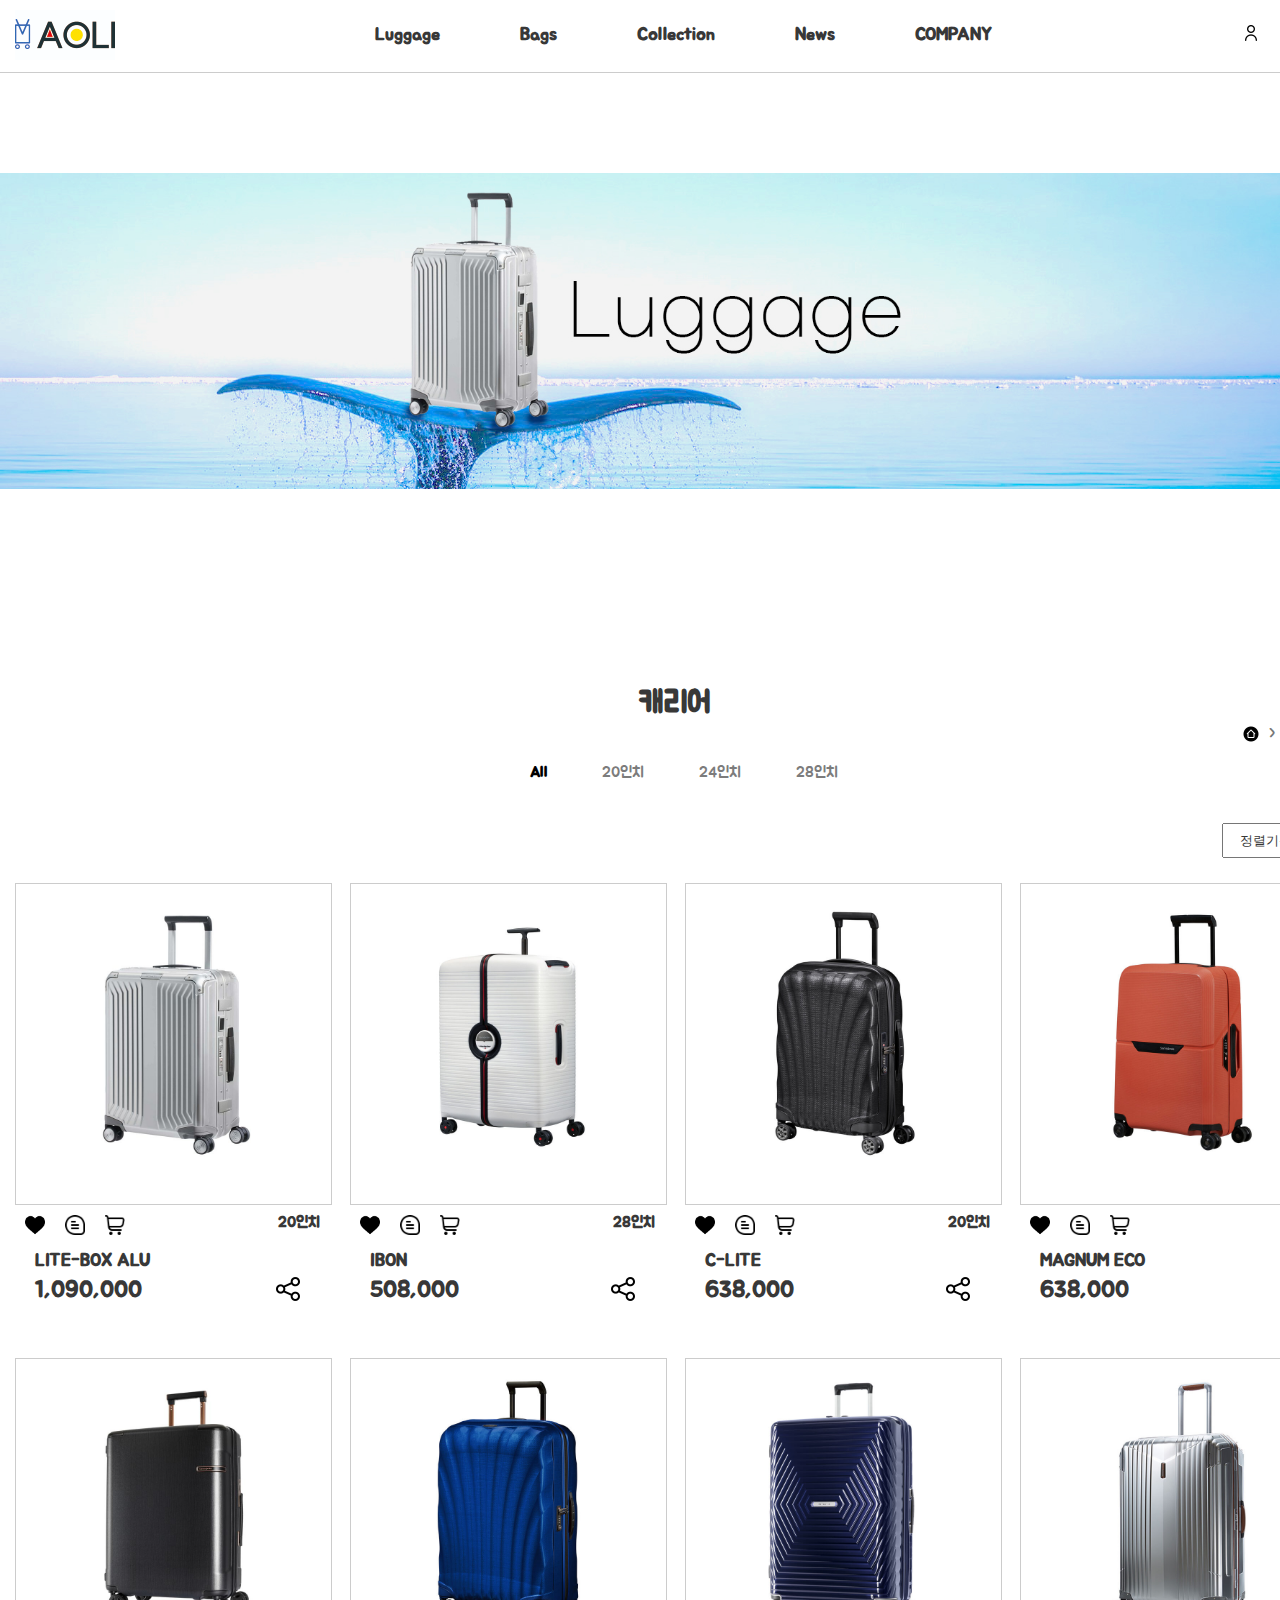
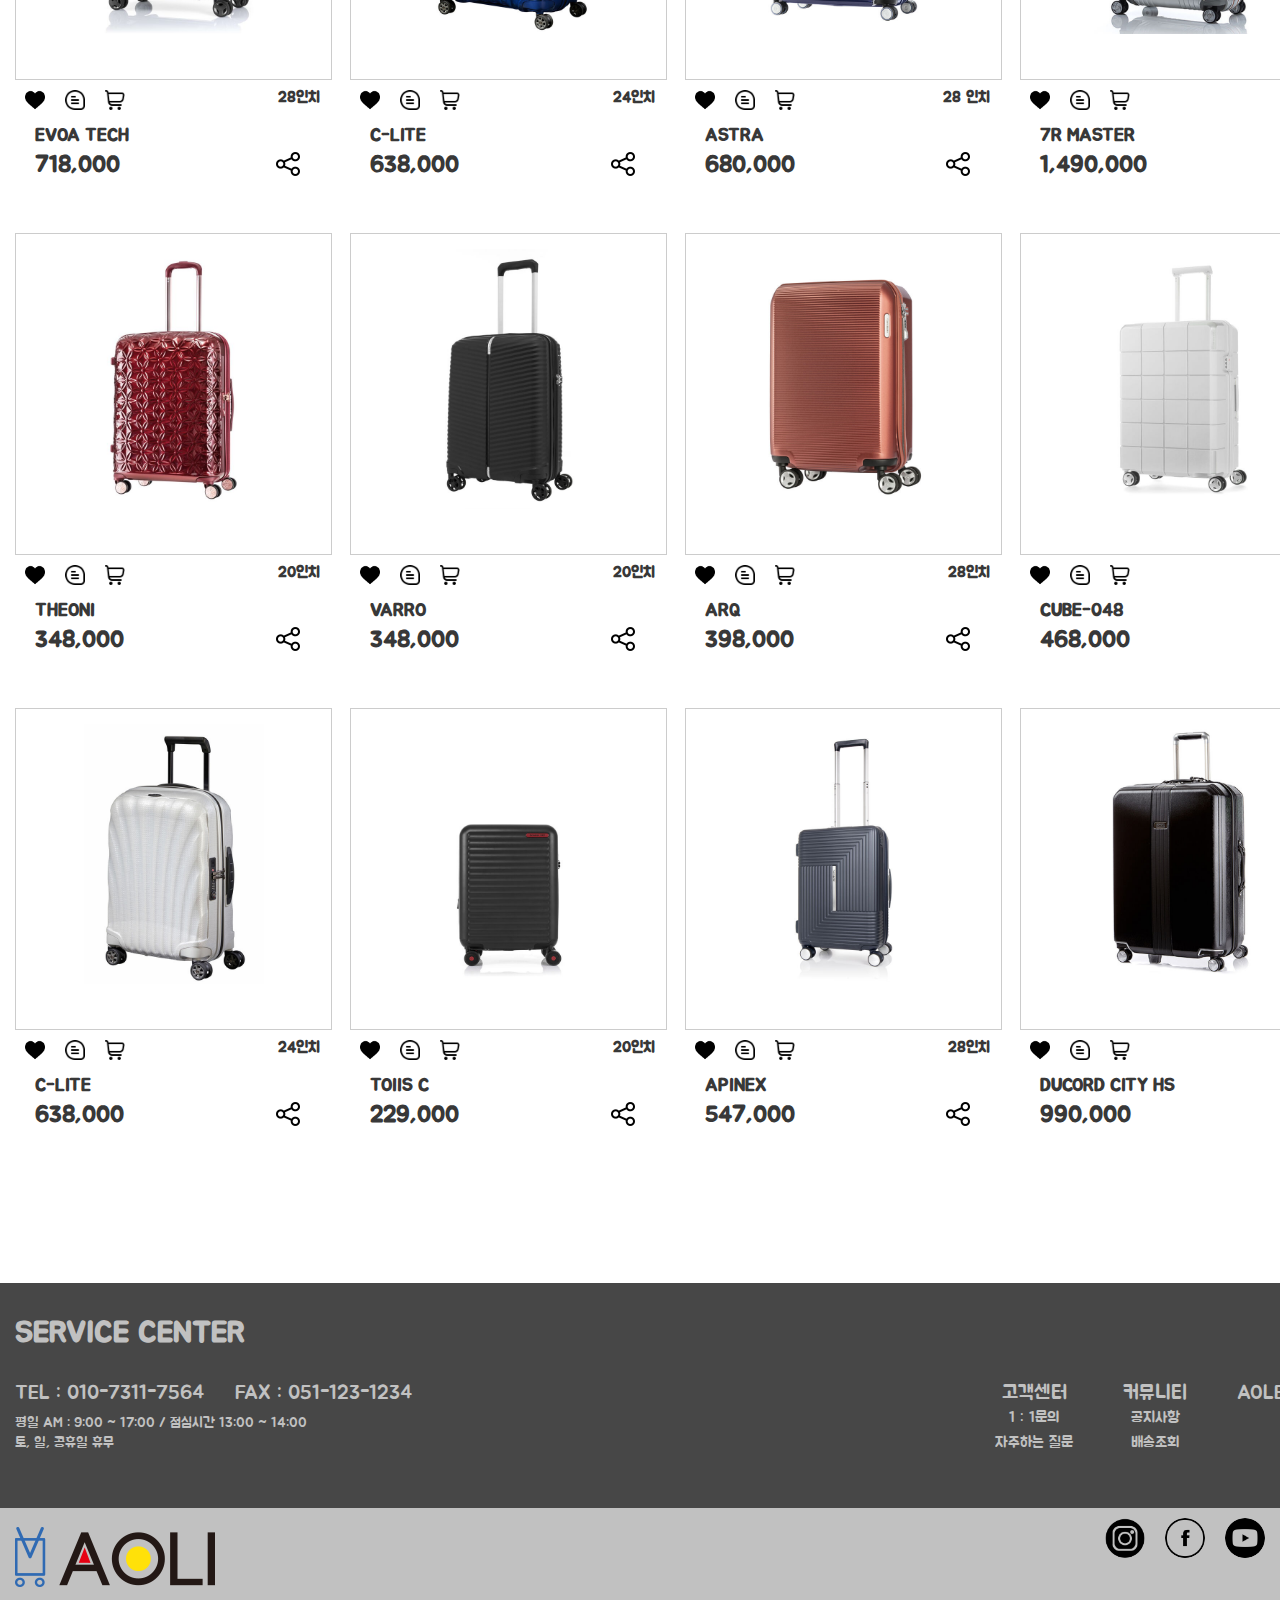
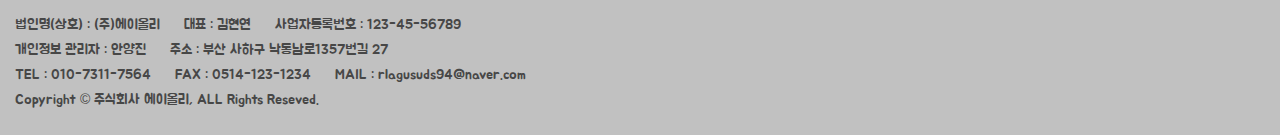
<file: sub2.html>
<!DOCTYPE html>
<html lang="ko">
<head>
    <meta charset="UTF-8">
    <meta http-equiv="X-UA-Compatible" content="IE=edge">
    <meta name="viewport" content="width=1350px">
    <title>AOLE</title>
</head>
<link rel="stylesheet" href="sub2.css">


<link rel="shortcut icon" href="code_img/favicon.png" type="image/x-icon">
<link href="https://unpkg.com/aos@2.3.1/dist/aos.css" rel="stylesheet">




<link rel="preconnect" href="https://fonts.googleapis.com">
<link rel="preconnect" href="https://fonts.gstatic.com" crossorigin>
<link href="https://fonts.googleapis.com/css2?family=Jua&family=Noto+Sans+KR:wght@100;300;400;500;700;900&family=Playfair+Display:wght@400;500;600;700;800;900&display=swap" rel="stylesheet">

<script src="https://code.jquery.com/jquery-3.6.0.js" integrity="sha256-H+K7U5CnXl1h5ywQfKtSj8PCmoN9aaq30gDh27Xc0jk=" crossorigin="anonymous"></script>

<body>


    <div id="header">
        <div id="header_inner" class="clearfix">
          <h6><a href="index.html"><img src="code_img/LOGO.png" alt=""></a></h6>
          <ul class="clearfix gnb">
            <li>
              <a href="sub2.html">Luggage</a>
              <ul class="sub">
                <li><a href="sub2.html">20인치</a></li>
                <li><a href="sub2.html">24인치</a></li>
                <li><a href="sub2.html">28인치</a></li>
              </ul>
            </li>
            <li>
              <a href="sub2-1.html">Bags</a>
              <ul class="sub">
                <li><a href="sub2-1.html">백팩</a></li>
                <li><a href="sub2-1.html">서류가방</a></li>
                <li><a href="sub2-1.html">크로스백</a></li>
                <li><a href="sub2-1.html">에코백</a></li>
              </ul>
            </li>
            <li>
              <a href="">Collection</a>
              <ul class="sub">
                <li><a href="">파우치</a></li>
                <li><a href="">네임택</a></li>
                <li><a href="">세트</a></li>
              </ul>
            </li>
            <li>
              <a href="sub4.html">News</a>
              <ul class="sub">
                <li><a href="">공지사항</a></li>
                <li><a href="">고객센터</a></li>
              </ul>
            </li>
            <li>
              <a href="sub1.html">COMPANY</a>
            </li>
          </ul>
          <ul class="gnb2">
            <li><a href=""><img src="code_img/user (1).png" alt=""></a></li>
            <li><a href=""><img src="code_img/search (1).png" alt=""></a></li>
          </ul>
        </div>
      </div>






      <div id="mb">
        <img src="code_img/sub2_mb.jpg" alt="">
      </div>
















      <div id="container">
        <h2>캐리어</h2>
        <ul class="map clearfix">
            <li><a href="#"><img src="code_img/home.png" alt="홈버튼"></a></li>
            <li>&gt;</li>
            <li><a href="#">Luggage</a></li>
            
        </ul>
        <div id="wrapper">	
            <!--탭 메뉴 영역 -->
            <ul class="tabs clearfix">
                <li><a href="#tab1">All</a></li>
                <li><a href="#tab2">20인치</a></li>
                <li><a href="#tab3">24인치</a></li>
                <li><a href="#tab4">28인치</a></li>
            </ul>

            <!--탭 콘텐츠 영역 -->
            <div class="tab_container">
    
              <div id="tab1" class="tab_content">
                    <select name="age" id="userAge">
                      <option value="정렬기준">정렬기준</option>
                      <option value="인기순">인기순</option>
                      <option value="높은가격순">높은가격순</option>
                      <option value="낮은가격순">낮은가격순</option>
                    </select>
              <ul>
                   <li>
                    <div class="tabs1_img">
                      <a href=""><img src="code_img/luggago4.jpg" alt=""></a>
                    </div >
                    <ul class="icon_img clearfix">
                      <li style="cursor:pointer;"><img class="pic" src="code_img/heart.png" alt="" ></li>
                      <li><a href=""><img src="code_img/comment.png" alt=""></a></li>
                      <li><a href=""><img src="code_img/shopping-cart.png" alt=""></a></li>
                    </ul>
                    <h6 class="share" style="cursor:pointer;"><img src="code_img/share.png" alt=""></h6>
                    <ul class="share_sub clearfix">
                      <li><a href=""><img src="code_img/kakao-talk.png" alt=""></a></li>
                      <li><a href=""><img src="code_img/premium-icon-instagram-4494488.png" alt=""></a></li>
                      <li><a href=""><img src="code_img/free-icon-facebook-5968764.png" alt=""></a></li>
                    </ul>
                    <p>20인치</p>
                    <h4>LITE-BOX ALU</h4>
                    <h2>1,090,000</h2>
                    <div class="tabs1_text clearfix">
                    <p style="background-color: #d6d7db;"></p>
                      
                    </div>  
                    
                    
                    
                    
                    </li>
                    <li>
                      <div class="tabs1_img">
                        <a href="sub3.html"><img src="code_img/luggago3.jpg" alt=""></a>
                      </div >
                      <ul class="icon_img clearfix">
                        <li style="cursor:pointer;"><img class="pic" src="code_img/heart.png" alt="" ></li>
                        <li><a href=""><img src="code_img/comment.png" alt=""></a></li>
                        <li><a href=""><img src="code_img/shopping-cart.png" alt=""></a></li>
                      </ul>
                      <h6 class="share" style="cursor:pointer;"><img src="code_img/share.png" alt=""></h6>
                    <ul class="share_sub clearfix">
                      <li><a href=""><img src="code_img/kakao-talk.png" alt=""></a></li>
                      <li><a href=""><img src="code_img/premium-icon-instagram-4494488.png" alt=""></a></li>
                      <li><a href=""><img src="code_img/free-icon-facebook-5968764.png" alt=""></a></li>
                    </ul>
                    
                      <h4>IBON</h4>
                      <h2>508,000</h2>
                      <div class="tabs1_text clearfix">
                        <p style="background-color: #f0f1ec;"></p>
                        <p>28인치</p>
                      </div>  
                        
                      
                      </li>
                      <li>
                        <div class="tabs1_img">
                          <a href=""><img src="code_img/luggago5.jpg" class="pic"></a>
                        </div >
                        <ul class="icon_img clearfix">
                          <li style="cursor:pointer;"><img class="pic" src="code_img/heart.png" alt="" ></li>
                          <li><a href=""><img src="code_img/comment.png" alt=""></a></li>
                          <li><a href=""><img src="code_img/shopping-cart.png" alt=""></a></li>
                        </ul>
                        <h6 class="share" style="cursor:pointer;"><img src="code_img/share.png" alt=""></h6>
                    <ul class="share_sub clearfix">
                      <li><a href=""><img src="code_img/kakao-talk.png" alt=""></a></li>
                      <li><a href=""><img src="code_img/premium-icon-instagram-4494488.png" alt=""></a></li>
                      <li><a href=""><img src="code_img/free-icon-facebook-5968764.png" alt=""></a></li>
                    </ul>
                    
                        <h4>C-LITE </h4>
                        <h2>638,000</h2>
                        <div class="tabs1_text clearfix">
                          <p style="background-color: #272729;"></p>
                          <p>20인치</p>
                        </div>  
                          
                        
                        </li>
                        <li>
                   <div class="tabs1_img">
                     <a href=""><img src="code_img/luggago11.jpg" alt=""></a>
                   </div >
                   <ul class="icon_img clearfix">
                    <li style="cursor:pointer;"><img class="pic" src="code_img/heart.png" alt="" ></li>
                    <li><a href=""><img src="code_img/comment.png" alt=""></a></li>
                    <li><a href=""><img src="code_img/shopping-cart.png" alt=""></a></li>
                  </ul>
                  <h6 class="share" style="cursor:pointer;"><img src="code_img/share.png" alt=""></h6>
                    <ul class="share_sub clearfix">
                      <li><a href=""><img src="code_img/kakao-talk.png" alt=""></a></li>
                      <li><a href=""><img src="code_img/premium-icon-instagram-4494488.png" alt=""></a></li>
                      <li><a href=""><img src="code_img/free-icon-facebook-5968764.png" alt=""></a></li>
                    </ul>
                  
                   <h4>MAGNUM ECO</h4>
                   <h2>638,000</h2>
                   <div class="tabs1_text clearfix">
                    <p style="background-color: #be503f;"></p>
                     <p>24인치</p>
                    </div> 
                     
                   
                   </li>
                </ul>





                <ul>
                  
                   <li>
                     <div class="tabs1_img">
                       <a href=""><img src="code_img/luggago12.jpg" alt=""></a>
                     </div >
                     <ul class="icon_img clearfix">
                      <li style="cursor:pointer;"><img class="pic" src="code_img/heart.png" alt="" ></li>
                      <li><a href=""><img src="code_img/comment.png" alt=""></a></li>
                      <li><a href=""><img src="code_img/shopping-cart.png" alt=""></a></li>
                    </ul>
                    <h6 class="share" style="cursor:pointer;"><img src="code_img/share.png" alt=""></h6>
                    <ul class="share_sub clearfix">
                      <li><a href=""><img src="code_img/kakao-talk.png" alt=""></a></li>
                      <li><a href=""><img src="code_img/premium-icon-instagram-4494488.png" alt=""></a></li>
                      <li><a href=""><img src="code_img/free-icon-facebook-5968764.png" alt=""></a></li>
                    </ul>
                     <h4>EVOA TECH</h4>
                     <h2>718,000</h2>
                     <div class="tabs1_text clearfix">
                      <p style="background-color: #2f2e33;"></p>
                       <p>28인치</p>
                     </div>  
                       
                     
                     </li>
                     <li>
                       <div class="tabs1_img">
                         <a href=""><img src="code_img/luggago2.jpg" class="pic"></a>
                       </div >
                       <ul class="icon_img clearfix">
                        <li style="cursor:pointer;"><img class="pic" src="code_img/heart.png" alt="" ></li>
                        <li><a href=""><img src="code_img/comment.png" alt=""></a></li>
                        <li><a href=""><img src="code_img/shopping-cart.png" alt=""></a></li>
                      </ul>
                      <h6 class="share" style="cursor:pointer;"><img src="code_img/share.png" alt=""></h6>
                      <ul class="share_sub clearfix">
                        <li><a href=""><img src="code_img/kakao-talk.png" alt=""></a></li>
                        <li><a href=""><img src="code_img/premium-icon-instagram-4494488.png" alt=""></a></li>
                        <li><a href=""><img src="code_img/free-icon-facebook-5968764.png" alt=""></a></li>
                      </ul>
                       <h4>C-LITE</h4>
                       <h2>638,000</h2>
                       <div class="tabs1_text clearfix">
                        <p style="background-color: #043582;"></p>
                        <p>24인치</p>
                        </div>
                        
                       
                       </li>
                       <li>
                 <div class="tabs1_img">
                   <a href=""><img src="code_img/luggago1.jpg" alt=""></a>
                 </div >
                 <ul class="icon_img clearfix">
                  <li style="cursor:pointer;"><img class="pic" src="code_img/heart.png" alt="" ></li>
                  <li><a href=""><img src="code_img/comment.png" alt=""></a></li>
                  <li><a href=""><img src="code_img/shopping-cart.png" alt=""></a></li>
                </ul>
                <h6 class="share" style="cursor:pointer;"><img src="code_img/share.png" alt=""></h6>
                    <ul class="share_sub clearfix">
                      <li><a href=""><img src="code_img/kakao-talk.png" alt=""></a></li>
                      <li><a href=""><img src="code_img/premium-icon-instagram-4494488.png" alt=""></a></li>
                      <li><a href=""><img src="code_img/free-icon-facebook-5968764.png" alt=""></a></li>
                    </ul>
                 <h4>ASTRA</h4>
                 <h2>680,000 </h2>
                 <div class="tabs1_text clearfix">
                  <p style="background-color: #323872;"></p>
                   <p>28 인치</p>
                 </div>  
                   
                 
                 </li>
                 <li>
                   <div class="tabs1_img">
                     <a href=""><img src="code_img/luggago10.jpg" alt=""></a>
                   </div >
                   <ul class="icon_img clearfix">
                    <li style="cursor:pointer;"><img class="pic" src="code_img/heart.png" alt="" ></li>
                    <li><a href=""><img src="code_img/comment.png" alt=""></a></li>
                    <li><a href=""><img src="code_img/shopping-cart.png" alt=""></a></li>
                  </ul>
                  <h6 class="share" style="cursor:pointer;"><img src="code_img/share.png" alt=""></h6>
                    <ul class="share_sub clearfix">
                      <li><a href=""><img src="code_img/kakao-talk.png" alt=""></a></li>
                      <li><a href=""><img src="code_img/premium-icon-instagram-4494488.png" alt=""></a></li>
                      <li><a href=""><img src="code_img/free-icon-facebook-5968764.png" alt=""></a></li>
                    </ul>
                   <h4>7R MASTER </h4>
                   <h2>1,490,000</h2>
                   <div class="tabs1_text clearfix">
                    <p style="background-color: #999ea2;"></p>
                     <p>24인치</p>
                   </div>  
                     
                   
                   </li>
               </ul>





               <ul>
                   <li>
                     <div class="tabs1_img">
                       <a href=""><img src="code_img/luggago7.jpg" class="pic"></a>
                     </div >
                     <ul class="icon_img clearfix">
                      <li style="cursor:pointer;"><img class="pic" src="code_img/heart.png" alt="" ></li>
                      <li><a href=""><img src="code_img/comment.png" alt=""></a></li>
                      <li><a href=""><img src="code_img/shopping-cart.png" alt=""></a></li>
                    </ul>
                    <h6 class="share" style="cursor:pointer;"><img src="code_img/share.png" alt=""></h6>
                    <ul class="share_sub clearfix">
                      <li><a href=""><img src="code_img/kakao-talk.png" alt=""></a></li>
                      <li><a href=""><img src="code_img/premium-icon-instagram-4494488.png" alt=""></a></li>
                      <li><a href=""><img src="code_img/free-icon-facebook-5968764.png" alt=""></a></li>
                    </ul>
                     <h4>THEONI</h4>
                     <h2>348,000</h2>
                     <div class="tabs1_text clearfix">
                      <p style="background-color: #8f2435;"></p>
                       <p>20인치</p>
                     </div>  
                       
                     
                     </li>
                     <li>
               <div class="tabs1_img">
                 <a href=""><img src="code_img/luggago8.jpg" alt=""></a>
               </div >
               <ul class="icon_img clearfix">
                <li style="cursor:pointer;"><img class="pic" src="code_img/heart.png" alt="" ></li>
                <li><a href=""><img src="code_img/comment.png" alt=""></a></li>
                <li><a href=""><img src="code_img/shopping-cart.png" alt=""></a></li>
              </ul>
              <h6 class="share" style="cursor:pointer;"><img src="code_img/share.png" alt=""></h6>
                    <ul class="share_sub clearfix">
                      <li><a href=""><img src="code_img/kakao-talk.png" alt=""></a></li>
                      <li><a href=""><img src="code_img/premium-icon-instagram-4494488.png" alt=""></a></li>
                      <li><a href=""><img src="code_img/free-icon-facebook-5968764.png" alt=""></a></li>
                    </ul>
               <h4>VARRO</h4>
               <h2>348,000</h2>
               <div class="tabs1_text clearfix">
                <p style="background-color: #343434;"></p>
                 <p>20인치</p>
               </div>  
                 
               
               </li>
               <li>
                 <div class="tabs1_img">
                   <a href=""><img src="code_img/luggago9.jpg" alt=""></a>
                 </div >
                 <ul class="icon_img clearfix">
                  <li style="cursor:pointer;"><img class="pic" src="code_img/heart.png" alt="" ></li>
                  <li><a href=""><img src="code_img/comment.png" alt=""></a></li>
                  <li><a href=""><img src="code_img/shopping-cart.png" alt=""></a></li>
                </ul>
                <h6 class="share" style="cursor:pointer;"><img src="code_img/share.png" alt=""></h6>
                    <ul class="share_sub clearfix">
                      <li><a href=""><img src="code_img/kakao-talk.png" alt=""></a></li>
                      <li><a href=""><img src="code_img/premium-icon-instagram-4494488.png" alt=""></a></li>
                      <li><a href=""><img src="code_img/free-icon-facebook-5968764.png" alt=""></a></li>
                    </ul>
                 <h4>ARQ</h4>
                 <h2>398,000</h2>
                 <div class="tabs1_text clearfix">
                  <p style="background-color: #97574d;"></p>
                   <p>28인치</p>
                 </div>  
                   
                 
                 </li>
                 <li>
                   <div class="tabs1_img">
                     <a href=""><img src="code_img/luggago15.jpg" class="pic"></a>
                   </div >
                   <ul class="icon_img clearfix">
                    <li style="cursor:pointer;"><img class="pic" src="code_img/heart.png" alt="" ></li>
                    <li><a href=""><img src="code_img/comment.png" alt=""></a></li>
                    <li><a href=""><img src="code_img/shopping-cart.png" alt=""></a></li>
                  </ul>
                  <h6 class="share" style="cursor:pointer;"><img src="code_img/share.png" alt=""></h6>
                    <ul class="share_sub clearfix">
                      <li><a href=""><img src="code_img/kakao-talk.png" alt=""></a></li>
                      <li><a href=""><img src="code_img/premium-icon-instagram-4494488.png" alt=""></a></li>
                      <li><a href=""><img src="code_img/free-icon-facebook-5968764.png" alt=""></a></li>
                    </ul>
                   <h4>CUBE-048</h4>
                   <h2>468,000  </h2>
                   <div class="tabs1_text clearfix">
                    <p style="background-color: #cecece;"></p>
                     <p>20인치</p>
                   </div>  
                     
                   
                   </li>
             </ul>



             <ul>
              <li>
                <div class="tabs1_img">
                  <a href=""><img src="code_img/luggago14.jpg" class="pic"></a>
                </div >
                <ul class="icon_img clearfix">
                  <li style="cursor:pointer;"><img class="pic" src="code_img/heart.png" alt="" ></li>
                  <li><a href=""><img src="code_img/comment.png" alt=""></a></li>
                  <li><a href=""><img src="code_img/shopping-cart.png" alt=""></a></li>
                </ul>
                <h6 class="share" style="cursor:pointer;"><img src="code_img/share.png" alt=""></h6>
                    <ul class="share_sub clearfix">
                      <li><a href=""><img src="code_img/kakao-talk.png" alt=""></a></li>
                      <li><a href=""><img src="code_img/premium-icon-instagram-4494488.png" alt=""></a></li>
                      <li><a href=""><img src="code_img/free-icon-facebook-5968764.png" alt=""></a></li>
                    </ul>
                <h4>C-LITE</h4>
                <h2>638,000</h2>
                <div class="tabs1_text clearfix">
                 <p style="background-color: #e2e2e4;"></p>
                  <p>24인치</p>
                </div>  
                  
                
                </li>
                <li>
          <div class="tabs1_img">
            <a href=""><img src="code_img/luggago13.jpg" alt=""></a>
          </div >
          <ul class="icon_img clearfix">
            <li style="cursor:pointer;"><img class="pic" src="code_img/heart.png" alt="" ></li>
            <li><a href=""><img src="code_img/comment.png" alt=""></a></li>
            <li><a href=""><img src="code_img/shopping-cart.png" alt=""></a></li>
          </ul>
          <h6 class="share" style="cursor:pointer;"><img src="code_img/share.png" alt=""></h6>
                    <ul class="share_sub clearfix">
                      <li><a href=""><img src="code_img/kakao-talk.png" alt=""></a></li>
                      <li><a href=""><img src="code_img/premium-icon-instagram-4494488.png" alt=""></a></li>
                      <li><a href=""><img src="code_img/free-icon-facebook-5968764.png" alt=""></a></li>
                    </ul>
          <h4>TOIIS C</h4>
          <h2>229,000</h2>
          <div class="tabs1_text clearfix">
           <p style="background-color: #323232;"></p>
            <p>20인치</p>
          </div>  
            
          
          </li>
          <li>
            <div class="tabs1_img">
              <a href=""><img src="code_img/luggago6.jpg" alt=""></a>
            </div >
            <ul class="icon_img clearfix">
              <li style="cursor:pointer;"><img class="pic" src="code_img/heart.png" alt="" ></li>
              <li><a href=""><img src="code_img/comment.png" alt=""></a></li>
              <li><a href=""><img src="code_img/shopping-cart.png" alt=""></a></li>
            </ul>
            <h6 class="share" style="cursor:pointer;"><img src="code_img/share.png" alt=""></h6>
            <ul class="share_sub clearfix">
              <li><a href=""><img src="code_img/kakao-talk.png" alt=""></a></li>
              <li><a href=""><img src="code_img/premium-icon-instagram-4494488.png" alt=""></a></li>
              <li><a href=""><img src="code_img/free-icon-facebook-5968764.png" alt=""></a></li>
            </ul>
            <h4>APINEX</h4>
            <h2>547,000</h2>
            <div class="tabs1_text clearfix">
             <p style="background-color: #414552;"></p>
              <p>28인치</p>
            </div>  
              
            
            </li>
            <li>
              <div class="tabs1_img">
                <a href=""><img src="code_img/luggago16.jpg" class="pic"></a>
              </div >
              <ul class="icon_img clearfix">
                <li style="cursor:pointer;"><img class="pic" src="code_img/heart.png" alt="" ></li>
                <li><a href=""><img src="code_img/comment.png" alt=""></a></li>
                <li><a href=""><img src="code_img/shopping-cart.png" alt=""></a></li>
              </ul>
              <h6 class="share" style="cursor:pointer;"><img src="code_img/share.png" alt=""></h6>
                    <ul class="share_sub clearfix">
                      <li><a href=""><img src="code_img/kakao-talk.png" alt=""></a></li>
                      <li><a href=""><img src="code_img/premium-icon-instagram-4494488.png" alt=""></a></li>
                      <li><a href=""><img src="code_img/free-icon-facebook-5968764.png" alt=""></a></li>
                    </ul>
              <h4>DUCORD CITY HS</h4>
              <h2>990,000</h2>
              <div class="tabs1_text clearfix">
               <p style="background-color: #020202;"></p>
                <p>28인치</p>
              </div>  
                
              
              </li>
        </ul>


                    
                              

    
        
            </div><!--tab1-->
        
            <div id="tab2" class="tab_content">          
              <select name="age" id="userAge">
                <option value="정렬기준">정렬기준</option>
                <option value="인기순">인기순</option>
                <option value="높은가격순">높은가격순</option>
                <option value="낮은가격순">낮은가격순</option>
              </select>   
                <ul>
                  <li>
                    <div class="tabs1_img">
                      <a href=""><img src="code_img/luggago4.jpg" alt=""></a>
                    </div >
                    <ul class="icon_img clearfix">
                      <li style="cursor:pointer;"><img class="pic" src="code_img/heart.png" alt="" ></li>
                      <li><a href=""><img src="code_img/comment.png" alt=""></a></li>
                      <li><a href=""><img src="code_img/shopping-cart.png" alt=""></a></li>
                    </ul>
                    <h6 class="share" style="cursor:pointer;"><img src="code_img/share.png" alt=""></h6>
                    <ul class="share_sub clearfix">
                      <li><a href=""><img src="code_img/kakao-talk.png" alt=""></a></li>
                      <li><a href=""><img src="code_img/premium-icon-instagram-4494488.png" alt=""></a></li>
                      <li><a href=""><img src="code_img/free-icon-facebook-5968764.png" alt=""></a></li>
                    </ul>
                    <h4>luggago</h4>
                    <h2>1,090,000</h2>
                    <div class="tabs1_text clearfix">
                      <p style="background-color: #d6d7db;"></p>
                      <p>20인치</p>
                    </div>  
                      
                    
                    </li>
                    <li>
                      <div class="tabs1_img">
                        <a href=""><img src="code_img/luggago5.jpg" class="pic"></a>
                      </div >
                      <ul class="icon_img clearfix">
                        <li style="cursor:pointer;"><img class="pic" src="code_img/heart.png" alt="" ></li>
                        <li><a href=""><img src="code_img/comment.png" alt=""></a></li>
                        <li><a href=""><img src="code_img/shopping-cart.png" alt=""></a></li>
                      </ul>
                      <h6 class="share" style="cursor:pointer;"><img src="code_img/share.png" alt=""></h6>
                      <ul class="share_sub clearfix">
                        <li><a href=""><img src="code_img/kakao-talk.png" alt=""></a></li>
                        <li><a href=""><img src="code_img/premium-icon-instagram-4494488.png" alt=""></a></li>
                        <li><a href=""><img src="code_img/free-icon-facebook-5968764.png" alt=""></a></li>
                      </ul>
                      <h4>C-LITE </h4>
                      <h2>638,000</h2>
                      <div class="tabs1_text clearfix">
                        <p style="background-color: #272729;"></p>
                        <p>20인치</p>
                      </div>  
                        
                      
                      </li>
                     
                        <li>
                          <div class="tabs1_img">
                            <a href=""><img src="code_img/luggago7.jpg" class="pic"></a>
                          </div >
                          <ul class="icon_img clearfix">
                            <li style="cursor:pointer;"><img class="pic" src="code_img/heart.png" alt="" ></li>
                            <li><a href=""><img src="code_img/comment.png" alt=""></a></li>
                            <li><a href=""><img src="code_img/shopping-cart.png" alt=""></a></li>
                          </ul>
                          <h6 class="share" style="cursor:pointer;"><img src="code_img/share.png" alt=""></h6>
                    <ul class="share_sub clearfix">
                      <li><a href=""><img src="code_img/kakao-talk.png" alt=""></a></li>
                      <li><a href=""><img src="code_img/premium-icon-instagram-4494488.png" alt=""></a></li>
                      <li><a href=""><img src="code_img/free-icon-facebook-5968764.png" alt=""></a></li>
                    </ul>
                          <h4>THEONI</h4>
                          <h2>348,000</h2>
                          <div class="tabs1_text clearfix">
                           <p style="background-color: #8f2435;"></p>
                            <p>20인치</p>
                          </div>  
                            
                          
                          </li>
                          <li>
                    <div class="tabs1_img">
                      <a href=""><img src="code_img/luggago8.jpg" alt=""></a>
                    </div >
                    <ul class="icon_img clearfix">
                      <li style="cursor:pointer;"><img class="pic" src="code_img/heart.png" alt="" ></li>
                      <li><a href=""><img src="code_img/comment.png" alt=""></a></li>
                      <li><a href=""><img src="code_img/shopping-cart.png" alt=""></a></li>
                    </ul>
                    <h6 class="share" style="cursor:pointer;"><img src="code_img/share.png" alt=""></h6>
                    <ul class="share_sub clearfix">
                      <li><a href=""><img src="code_img/kakao-talk.png" alt=""></a></li>
                      <li><a href=""><img src="code_img/premium-icon-instagram-4494488.png" alt=""></a></li>
                      <li><a href=""><img src="code_img/free-icon-facebook-5968764.png" alt=""></a></li>
                    </ul>
                    <h4>VARRO</h4>
                    <h2>348,000</h2>
                    <div class="tabs1_text clearfix">
                     <p style="background-color: #343434;"></p>
                      <p>20인치</p>
                    </div>  
                     
                    
                    </li>

                </ul>
                <ul>
                  
                    <li>
                      <div class="tabs1_img">
                        <a href=""><img src="code_img/luggago15.jpg" ></a>
                      </div >
                      <ul class="icon_img clearfix">
                        <li style="cursor:pointer;"><img class="pic" src="code_img/heart.png" alt="" ></li>
                        <li><a href=""><img src="code_img/comment.png" alt=""></a></li>
                        <li><a href=""><img src="code_img/shopping-cart.png" alt=""></a></li>
                      </ul>
                      <h6 class="share" style="cursor:pointer;"><img src="code_img/share.png" alt=""></h6>
                      <ul class="share_sub clearfix">
                        <li><a href=""><img src="code_img/kakao-talk.png" alt=""></a></li>
                        <li><a href=""><img src="code_img/premium-icon-instagram-4494488.png" alt=""></a></li>
                        <li><a href=""><img src="code_img/free-icon-facebook-5968764.png" alt=""></a></li>
                      </ul>
                      <h4>CUBE-048</h4>
                      <h2>468,000  </h2>
                      <div class="tabs1_text clearfix">
                       <p style="background-color: #cecece;"></p>
                        <p>20인치</p>
                      </div>  
                        
                      
                      </li>
                      <li>
                        <div class="tabs1_img">
                          <a href=""><img src="code_img/luggago13.jpg" alt=""></a>
                        </div >
                        <ul class="icon_img clearfix">
                          <li style="cursor:pointer;"><img class="pic" src="code_img/heart.png" alt="" ></li>
                          <li><a href=""><img src="code_img/comment.png" alt=""></a></li>
                          <li><a href=""><img src="code_img/shopping-cart.png" alt=""></a></li>
                        </ul>
                        <h6 class="share" style="cursor:pointer;"><img src="code_img/share.png" alt=""></h6>
                        <ul class="share_sub clearfix">
                          <li><a href=""><img src="code_img/kakao-talk.png" alt=""></a></li>
                          <li><a href=""><img src="code_img/premium-icon-instagram-4494488.png" alt=""></a></li>
                          <li><a href=""><img src="code_img/free-icon-facebook-5968764.png" alt=""></a></li>
                        </ul>
                        <h4>TOIIS C</h4>
                        <h2>229,000</h2>
                        <div class="tabs1_text clearfix">
                         <p style="background-color: #323232;"></p>
                          <p>20인치</p>
                        </div>  
                          
                        
                        </li>
                </ul>
            </div>



    
            <div id="tab3" class="tab_content">
              <select  name="age" id="userAge">
                <option value="정렬기준">정렬기준</option>
                <option value="인기순">인기순</option>
                <option value="높은가격순">높은가격순</option>
                <option value="낮은가격순">낮은가격순</option>
              </select>
                    
                <ul>
                  <li>
                    <div class="tabs1_img">
                      <a href=""><img src="code_img/luggago11.jpg" alt=""></a>
                    </div >
                    <ul class="icon_img clearfix">
                      <li style="cursor:pointer;"><img class="pic" src="code_img/heart.png" alt="" ></li>
                      <li><a href=""><img src="code_img/comment.png" alt=""></a></li>
                      <li><a href=""><img src="code_img/shopping-cart.png" alt=""></a></li>
                    </ul>
                    <h6 class="share" style="cursor:pointer;"><img src="code_img/share.png" alt=""></h6>
                    <ul class="share_sub clearfix">
                      <li><a href=""><img src="code_img/kakao-talk.png" alt=""></a></li>
                      <li><a href=""><img src="code_img/premium-icon-instagram-4494488.png" alt=""></a></li>
                      <li><a href=""><img src="code_img/free-icon-facebook-5968764.png" alt=""></a></li>
                    </ul>
                    <h4>MAGNUM ECO</h4>
                    <h2>638,000</h2>
                    <div class="tabs1_text clearfix">
                     <p style="background-color: #be503f;"></p>
                      <p>24인치</p>
                     </div> 
                      
                    
                    </li>
                    <li>
                      <div class="tabs1_img">
                        <a href=""><img src="code_img/luggago2.jpg" ></a>
                      </div >
                      <ul class="icon_img clearfix">
                        <li style="cursor:pointer;"><img class="pic" src="code_img/heart.png" alt="" ></li>
                        <li><a href=""><img src="code_img/comment.png" alt=""></a></li>
                        <li><a href=""><img src="code_img/shopping-cart.png" alt=""></a></li>
                      </ul>
                      <h6 class="share" style="cursor:pointer;"><img src="code_img/share.png" alt=""></h6>
                      <ul class="share_sub clearfix">
                        <li><a href=""><img src="code_img/kakao-talk.png" alt=""></a></li>
                        <li><a href=""><img src="code_img/premium-icon-instagram-4494488.png" alt=""></a></li>
                        <li><a href=""><img src="code_img/free-icon-facebook-5968764.png" alt=""></a></li>
                      </ul>
                      <h4>C-LITE</h4>
                      <h2>638,000</h2>
                      <div class="tabs1_text clearfix">
                       <p style="background-color: #043582;"></p>
                       <p>24인치</p>
                       </div>
                       
                      
                      </li>
                      <li>
                        <div class="tabs1_img">
                          <a href=""><img src="code_img/luggago14.jpg" ></a>
                        </div >
                        <ul class="icon_img clearfix">
                          <li style="cursor:pointer;"><img class="pic" src="code_img/heart.png" alt="" ></li>
                          <li><a href=""><img src="code_img/comment.png" alt=""></a></li>
                          <li><a href=""><img src="code_img/shopping-cart.png" alt=""></a></li>
                        </ul>
                        <h6 class="share" style="cursor:pointer;"><img src="code_img/share.png" alt=""></h6>
                        <ul class="share_sub clearfix">
                          <li><a href=""><img src="code_img/kakao-talk.png" alt=""></a></li>
                          <li><a href=""><img src="code_img/premium-icon-instagram-4494488.png" alt=""></a></li>
                          <li><a href=""><img src="code_img/free-icon-facebook-5968764.png" alt=""></a></li>
                        </ul>
                        <h4>C-LITE</h4>
                        <h2>638,000</h2>
                        <div class="tabs1_text clearfix">
                         <p style="background-color: #e2e2e4;"></p>
                          <p>24인치</p>
                        </div>  
                         
                        
                        </li>
                        <li>
                          <div class="tabs1_img">
                            <a href=""><img src="code_img/luggago10.jpg" alt=""></a>
                          </div >
                          <ul class="icon_img clearfix">
                            <li style="cursor:pointer;"><img class="pic" src="code_img/heart.png" alt="" ></li>
                            <li><a href=""><img src="code_img/comment.png" alt=""></a></li>
                            <li><a href=""><img src="code_img/shopping-cart.png" alt=""></a></li>
                          </ul>
                          <h6 class="share" style="cursor:pointer;"><img src="code_img/share.png" alt=""></h6>
                          <ul class="share_sub clearfix">
                            <li><a href=""><img src="code_img/kakao-talk.png" alt=""></a></li>
                            <li><a href=""><img src="code_img/premium-icon-instagram-4494488.png" alt=""></a></li>
                            <li><a href=""><img src="code_img/free-icon-facebook-5968764.png" alt=""></a></li>
                          </ul>
                          <h4>7R MASTER </h4>
                          <h2>1,490,000</h2>
                          <div class="tabs1_text clearfix">
                           <p style="background-color: #999ea2;"></p>
                            <p>24인치</p>
                          </div>  
                           
                          
                          </li>
                </ul> 
            </div><!--tab3-->
        
            </div>




            <div id="tab4" class="tab_content">
              <select name="age" id="userAge">
                <option value="정렬기준">정렬기준</option>
                <option value="인기순">인기순</option>
                <option value="높은가격순">높은가격순</option>
                <option value="낮은가격순">낮은가격순</option>
              </select>
                    
              <ul>
                 <li>
                      <div class="tabs1_img">
                        <a href="sub3.html"><img src="code_img/luggago3.jpg" alt=""></a>
                      </div >
                      <ul class="icon_img clearfix">
                        <li style="cursor:pointer;"><img class="pic" src="code_img/heart.png" alt="" ></li>
                        <li><a href=""><img src="code_img/comment.png" alt=""></a></li>
                        <li><a href=""><img src="code_img/shopping-cart.png" alt=""></a></li>
                      </ul>
                      <h6 class="share" style="cursor:pointer;"><img src="code_img/share.png" alt=""></h6>
                      <ul class="share_sub clearfix">
                        <li><a href=""><img src="code_img/kakao-talk.png" alt=""></a></li>
                        <li><a href=""><img src="code_img/premium-icon-instagram-4494488.png" alt=""></a></li>
                        <li><a href=""><img src="code_img/free-icon-facebook-5968764.png" alt=""></a></li>
                      </ul>
                      <h4>IBON</h4>
                      <h2>508,000</h2>
                      <div class="tabs1_text clearfix">
                        <p style="background-color: #f0f1ec;"></p>
                        <p>28인치</p>
                      </div>  
                      
                      
                      </li>
                      <li>
                        <div class="tabs1_img">
                          <a href=""><img src="code_img/luggago12.jpg" alt=""></a>
                        </div >
                        <ul class="icon_img clearfix">
                          <li style="cursor:pointer;"><img class="pic" src="code_img/heart.png" alt="" ></li>
                          <li><a href=""><img src="code_img/comment.png" alt=""></a></li>
                          <li><a href=""><img src="code_img/shopping-cart.png" alt=""></a></li>
                        </ul>
                        <h6 class="share" style="cursor:pointer;"><img src="code_img/share.png" alt=""></h6>
                        <ul class="share_sub clearfix">
                          <li><a href=""><img src="code_img/kakao-talk.png" alt=""></a></li>
                          <li><a href=""><img src="code_img/premium-icon-instagram-4494488.png" alt=""></a></li>
                          <li><a href=""><img src="code_img/free-icon-facebook-5968764.png" alt=""></a></li>
                        </ul>
                        <h4>EVOA TECH</h4>
                        <h2>718,000</h2>
                        <div class="tabs1_text clearfix">
                         <p style="background-color: #2f2e33;"></p>
                          <p>28인치</p>
                        </div>  
                        
                        
                        </li>
                        <li>
                          <div class="tabs1_img">
                            <a href=""><img src="code_img/luggago1.jpg" alt=""></a>
                          </div >
                          <ul class="icon_img clearfix">
                            <li style="cursor:pointer;"><img class="pic" src="code_img/heart.png" alt="" ></li>
                            <li><a href=""><img src="code_img/comment.png" alt=""></a></li>
                            <li><a href=""><img src="code_img/shopping-cart.png" alt=""></a></li>
                          </ul>
                          <h6 class="share" style="cursor:pointer;"><img src="code_img/share.png" alt=""></h6>
                          <ul class="share_sub clearfix">
                            <li><a href=""><img src="code_img/kakao-talk.png" alt=""></a></li>
                            <li><a href=""><img src="code_img/premium-icon-instagram-4494488.png" alt=""></a></li>
                            <li><a href=""><img src="code_img/free-icon-facebook-5968764.png" alt=""></a></li>
                          </ul>
                          <h4>ASTRA</h4>
                          <h2>680,000 </h2>
                          <div class="tabs1_text clearfix">
                           <p style="background-color: #323872;"></p>
                            <p>28 인치</p>
                          </div>  
                          
                          
                          </li>
                          <li>
                            <div class="tabs1_img">
                              <a href=""><img src="code_img/luggago9.jpg" alt=""></a>
                            </div >
                            <ul class="icon_img clearfix">
                              <li style="cursor:pointer;"><img class="pic" src="code_img/heart.png" alt="" ></li>
                              <li><a href=""><img src="code_img/comment.png" alt=""></a></li>
                              <li><a href=""><img src="code_img/shopping-cart.png" alt=""></a></li>
                            </ul>
                            <h6 class="share" style="cursor:pointer;"><img src="code_img/share.png" alt=""></h6>
                            <ul class="share_sub clearfix">
                              <li><a href=""><img src="code_img/kakao-talk.png" alt=""></a></li>
                              <li><a href=""><img src="code_img/premium-icon-instagram-4494488.png" alt=""></a></li>
                              <li><a href=""><img src="code_img/free-icon-facebook-5968764.png" alt=""></a></li>
                            </ul>
                            <h4>ARQ</h4>
                            <h2>398,000</h2>
                            <div class="tabs1_text clearfix">
                             <p style="background-color: #97574d;"></p>
                              <p>28인치</p>
                            </div>  
                            
                            
                            </li>
              </ul> 
              <ul>
                <li>
                  <div class="tabs1_img">
                    <a href=""><img src="code_img/luggago6.jpg" alt=""></a>
                  </div >
                  <ul class="icon_img clearfix">
                    <li style="cursor:pointer;"><img class="pic" src="code_img/heart.png" alt="" ></li>
                    <li><a href=""><img src="code_img/comment.png" alt=""></a></li>
                    <li><a href=""><img src="code_img/shopping-cart.png" alt=""></a></li>
                  </ul>
                  <h6 class="share" style="cursor:pointer;"><img src="code_img/share.png" alt=""></h6>
                    <ul class="share_sub clearfix">
                      <li><a href=""><img src="code_img/kakao-talk.png" alt=""></a></li>
                      <li><a href=""><img src="code_img/premium-icon-instagram-4494488.png" alt=""></a></li>
                      <li><a href=""><img src="code_img/free-icon-facebook-5968764.png" alt=""></a></li>
                    </ul>
                  <h4>APINEX</h4>
                  <h2>547,000</h2>
                  <div class="tabs1_text clearfix">
                   <p style="background-color: #414552;"></p>
                    <p>28인치</p>
                  </div>  
                   
                  
                  </li>
                  <li>
                    <div class="tabs1_img">
                      <a href=""><img src="code_img/luggago16.jpg" ></a>
                    </div >
                    <ul class="icon_img clearfix">
                      <li style="cursor:pointer;"><img class="pic" src="code_img/heart.png" alt="" ></li>
                      <li><a href=""><img src="code_img/comment.png" alt=""></a></li>
                      <li><a href=""><img src="code_img/shopping-cart.png" alt=""></a></li>
                    </ul>
                    <h6 class="share" style="cursor:pointer;"><img src="code_img/share.png" alt=""></h6>
                    <ul class="share_sub clearfix">
                      <li><a href=""><img src="code_img/kakao-talk.png" alt=""></a></li>
                      <li><a href=""><img src="code_img/premium-icon-instagram-4494488.png" alt=""></a></li>
                      <li><a href=""><img src="code_img/free-icon-facebook-5968764.png" alt=""></a></li>
                    </ul>
                    <h4>DUCORD CITY HS</h4>
                    <h2>990,000</h2>
                    <div class="tabs1_text clearfix">
                     <p style="background-color: #020202;"></p>
                      <p>28인치</p>
                    </div>  
                     
                    
                    </li>
              </ul>
          </div><!--tab3-->
      
          </div>
        
        </div>
    </div><!--container-->

    <!--제이쿼리 라이브러리파일-->
    <script src="https://code.jquery.com/jquery-1.12.4.min.js"
        integrity="sha256-ZosEbRLbNQzLpnKIkEdrPv7lOy9C27hHQ+Xp8a4MxAQ=" crossorigin="anonymous"></script>
    <!--탭 제이쿼리-->
    <script type="text/javascript">
        $(document).ready(function () {

            //처음들어갔을때 모습 만들기...
            $(".tab_content").hide(); //tab_content 부분을 모두 숨김.
            $("ul.tabs li:first").addClass("active").show(); //첫번째 탭이 active클래스를 붙이고, 보여줌.
            $(".tab_content:first").show(); //tab_contents중 첫번째꺼를 보여줌

            //On Click Event
            $("ul.tabs li").click(function () {

                $("ul.tabs li").removeClass("active"); //Remove any "active" class
                $(this).addClass("active"); //선택한 탭에만 active클래스 붙임
                $(".tab_content").hide(); //모든 contents들 숨김

                var activeTab = $(this).find("a").attr("href"); //Find the href attribute value to identify the active tab + content
                /*.attr( attributeName ) -> 선택한 요소의 속성의 값을 가져옵니다.
                .find()는 어떤 요소의 하위 요소 중 특정 요소를 찾을 때 사용합니다.*/
                $(activeTab).fadeIn(); //Fade in the active ID content(active되어있는 칸의 id 값을 가진 부분이 나타남)
                return false;
            });

        });






    </script>












    
<div id="footer">
  <div id="footer_inner" class="clearfix">
    <h1>SERVICE CENTER </h1>

    <div class="f_box">
      <ul class="clearfix">
        <li>TEL : 010-7311-7564</li>
        <li>FAX : 051-123-1234</li>
      </ul>
      <p>평일  AM : 9:00 ~ 17:00  / 점심시간 13:00 ~ 14:00</p>
      <p>토, 일, 공휴일 휴무</p>
    </div>

    <div class="f_box2 clearfix">
      <ul>
        <li><a href="">고객센터</a></li>
        <li><a href="sub4.html"> 1 : 1문의</a></li>
        <li><a href="sub4.html"> 자주하는 질문</a></li>
      </ul>
      <ul>
        <li><a href=""> 커뮤니티</a></li>
        <li><a href="sub4.html"> 공지사항</a></li>
        <li><a href="https://www.cjlogistics.com/ko/tool/parcel/tracking"> 배송조회</a></li>
      </ul>
      <ul>
        <li><a href="sub1.html"> AOLE</a></li>
      </ul>
    </div>
  </div>
</div>





<div id="footer2">
  <div id="footer2_inner">
    <div class=" clearfix">
      <h6><img src="code_img/footer_logo.png" alt=""></h6>
      <ul class="clearfix " >
        <li class="f_img1"><a href="https://www.naver.com/"></a></li>
        <li class="f_img2"><a href="https://www.naver.com/"></a></li>
        <li class="f_img3"><a href="https://www.naver.com/"></a></li>
        <li class="f_img4"><a href="https://www.naver.com/"></a></li>
      </ul>
    </div>
    <div>
    <p><span> 법인명(상호) : (주)에이올리</span> <span> 대표 : 김현연 </span> 사업자등록번호 : 123-45-56789 </p>
    <p><span> 개인정보 관리자 : 안양진  </span>    주소 : 부산 사하구 낙동남로1357번길 27</p>
    <p> <span> TEL : 010-7311-7564</span>   <span> FAX : 0514-123-1234</span>  <span> MAIL : rlagusuds94@naver.com</p></span>
    <p>Copyright © 주식회사 에이올리, ALL Rights Reseved.</p>
    <a href="#header" class="up_down2">
      <img src="code_img/arrow-circle-up.png" alt="">
    </a>
  </div>
  </div>
</div>
<script>
  let topBtn = document.querySelector(".up_down2");
  window.onscroll = () => window.scrollY > 500 ? topBtn.style.opacity = 1 : topBtn.style.opacity = 0
     </script>











<script type="text/javascript">
  $(function () {
  let num = 0;
  let imageName = ["heart", "heart2"];
  $(".pic").click(function() {
  if(num == 1) num=0;
  else 	     num++;	
  $(this).attr("src","./code_img/"+ imageName[num]+".png");
  });
  });	
  </script>




  <script>
    if ($(".share_sub").css("display") == "none") { 
        $(this).show(); 
      } else {
        $(this).hide();  
      }
  
  
    $(function () {
      $(".share").click(function () {
        $(this).next().slideToggle();
       $(this).next().toggle();
        $(this).hide();
      });
      $("html").click(function () {
        $(".share_sub").slideUp();
        $(".share").fadeIn();
      });
      $('.share').click(function(event){
        event.stopPropagation();
        $(this).next().toggle();
      });
      
      
    
    });
  </script>


</body>
</html>
</file>
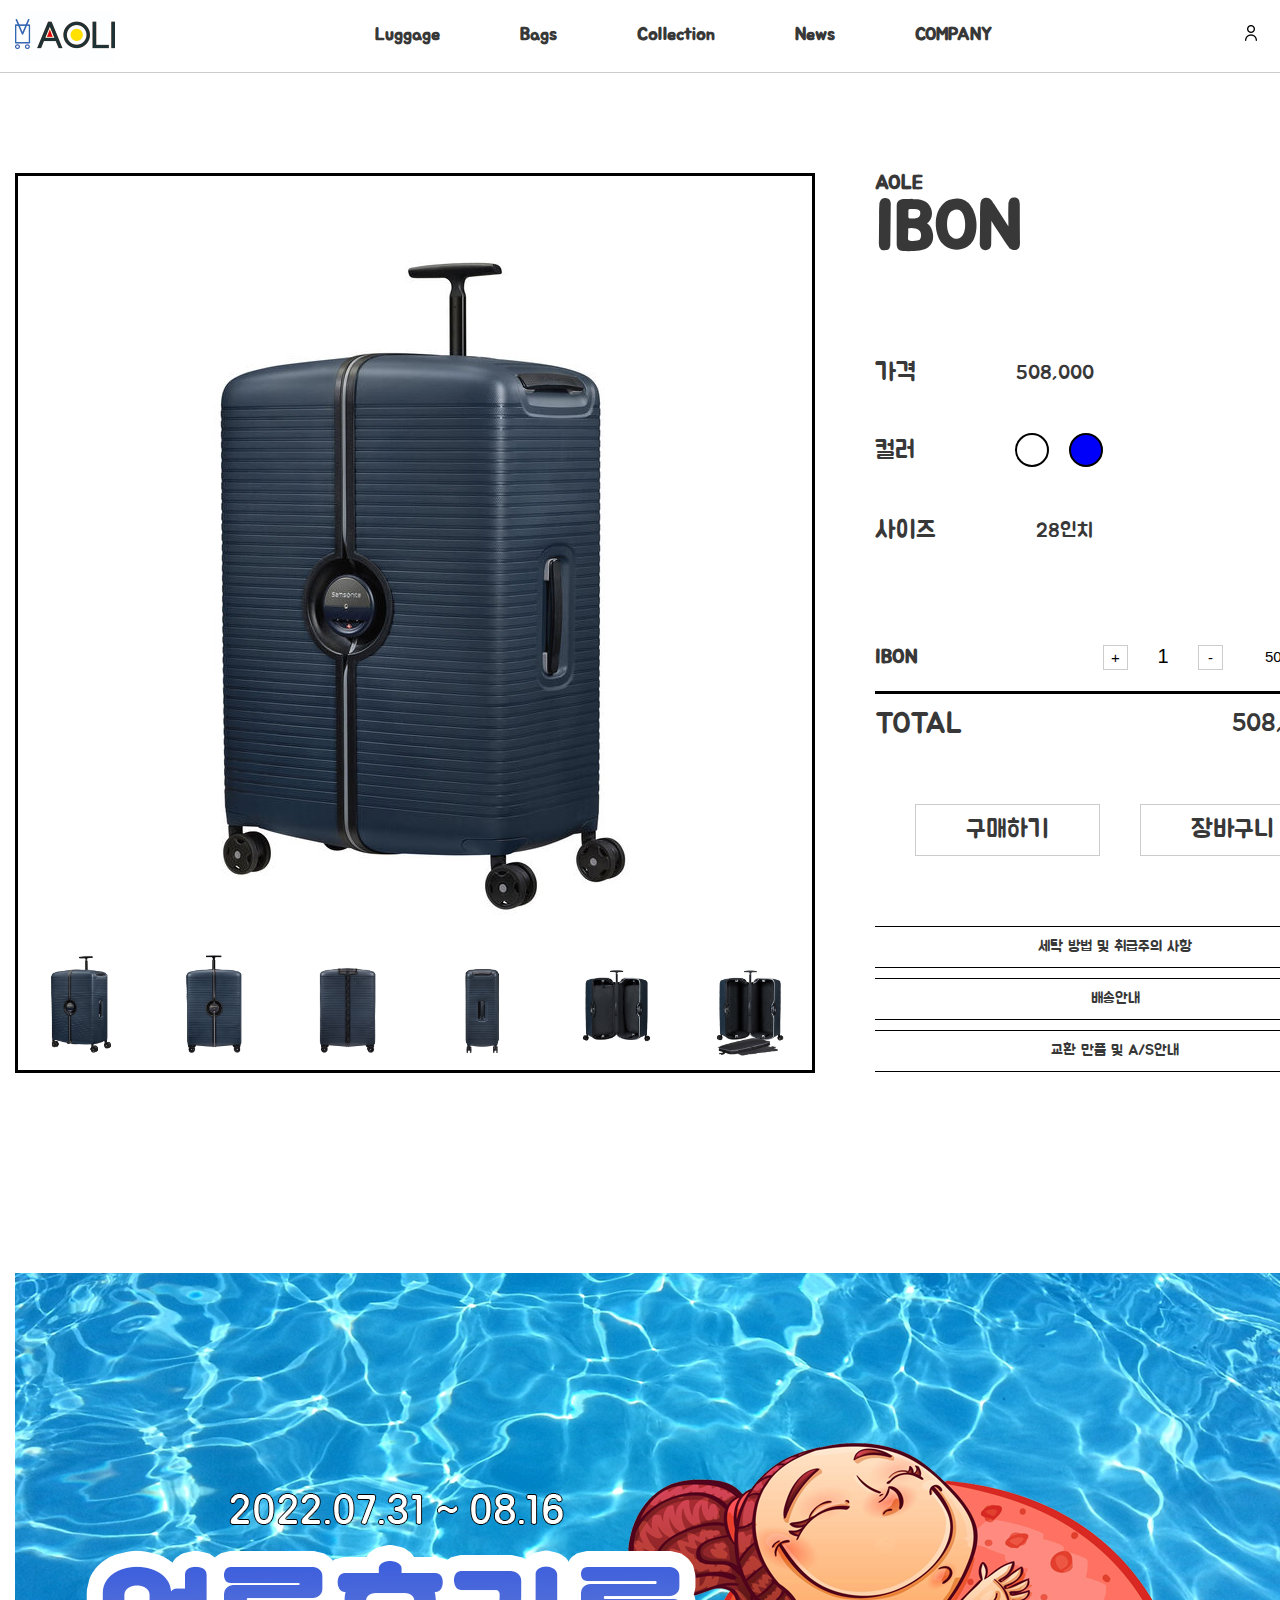
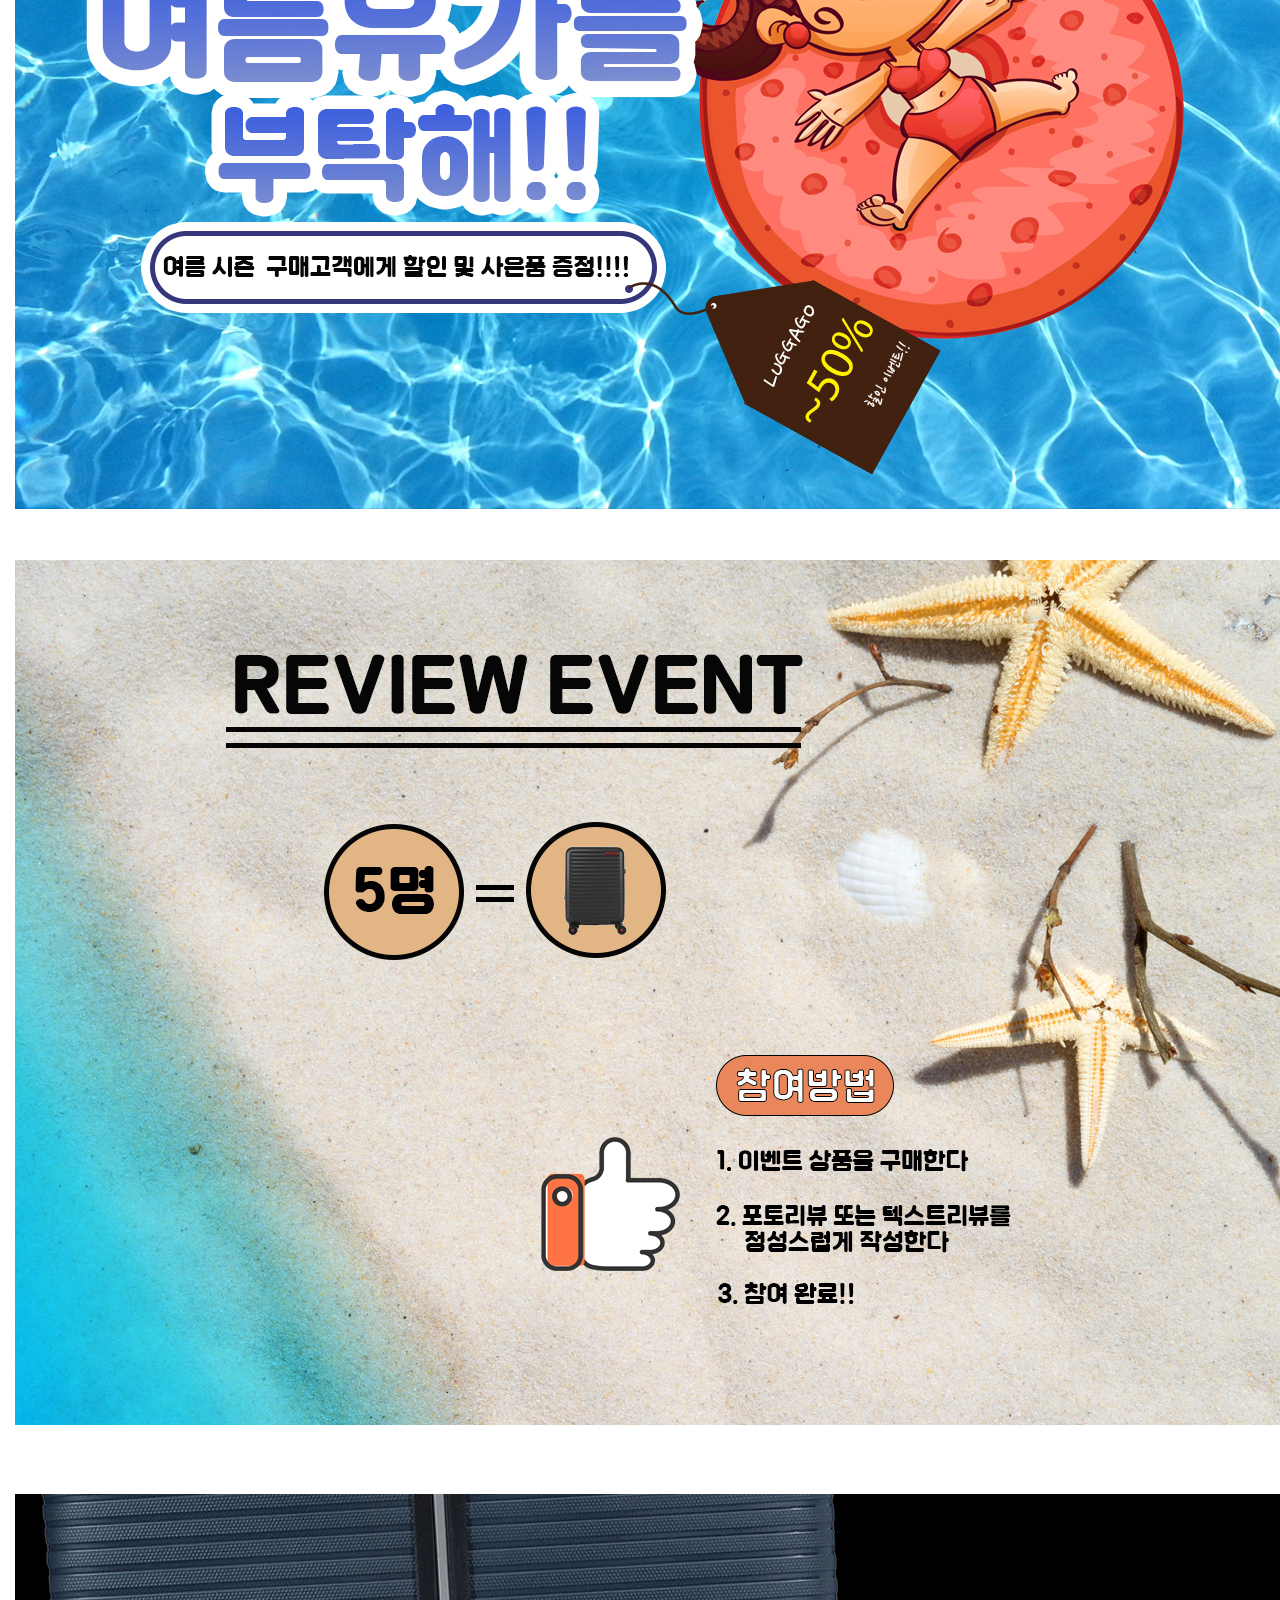
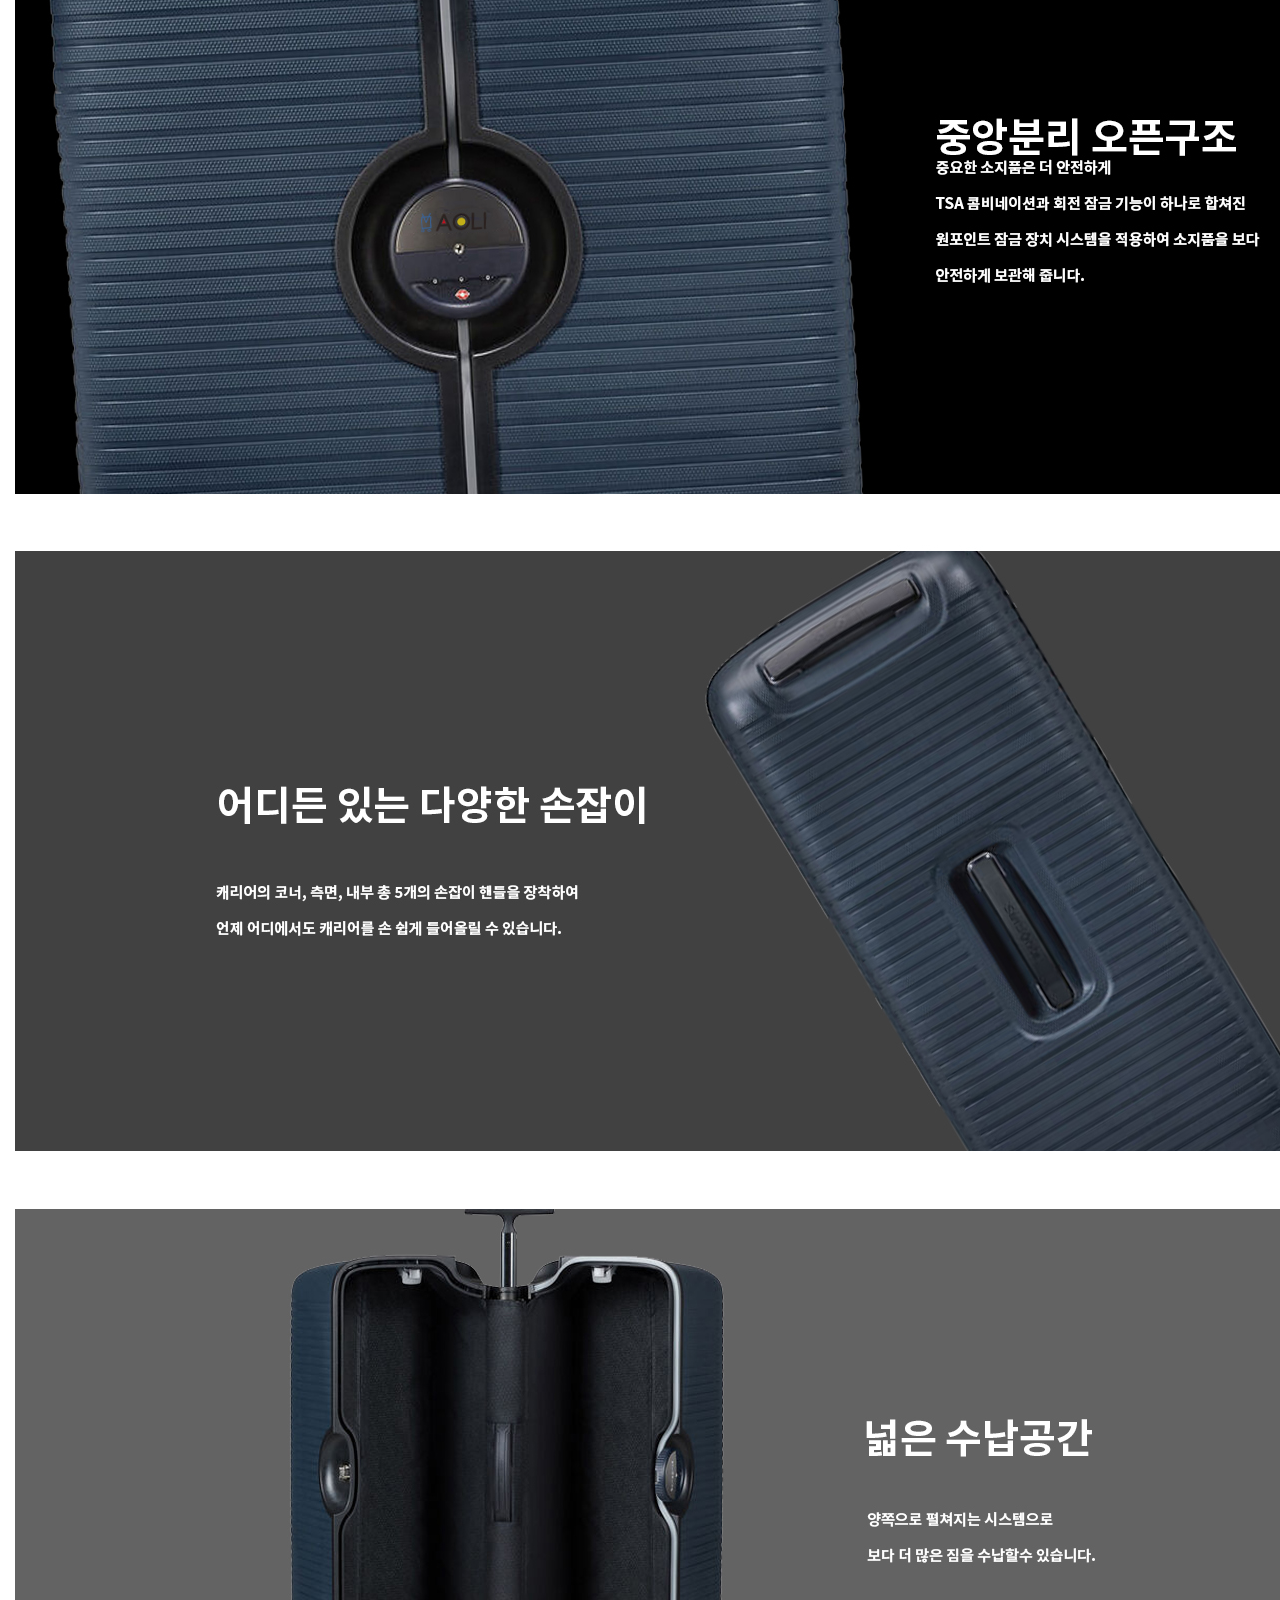
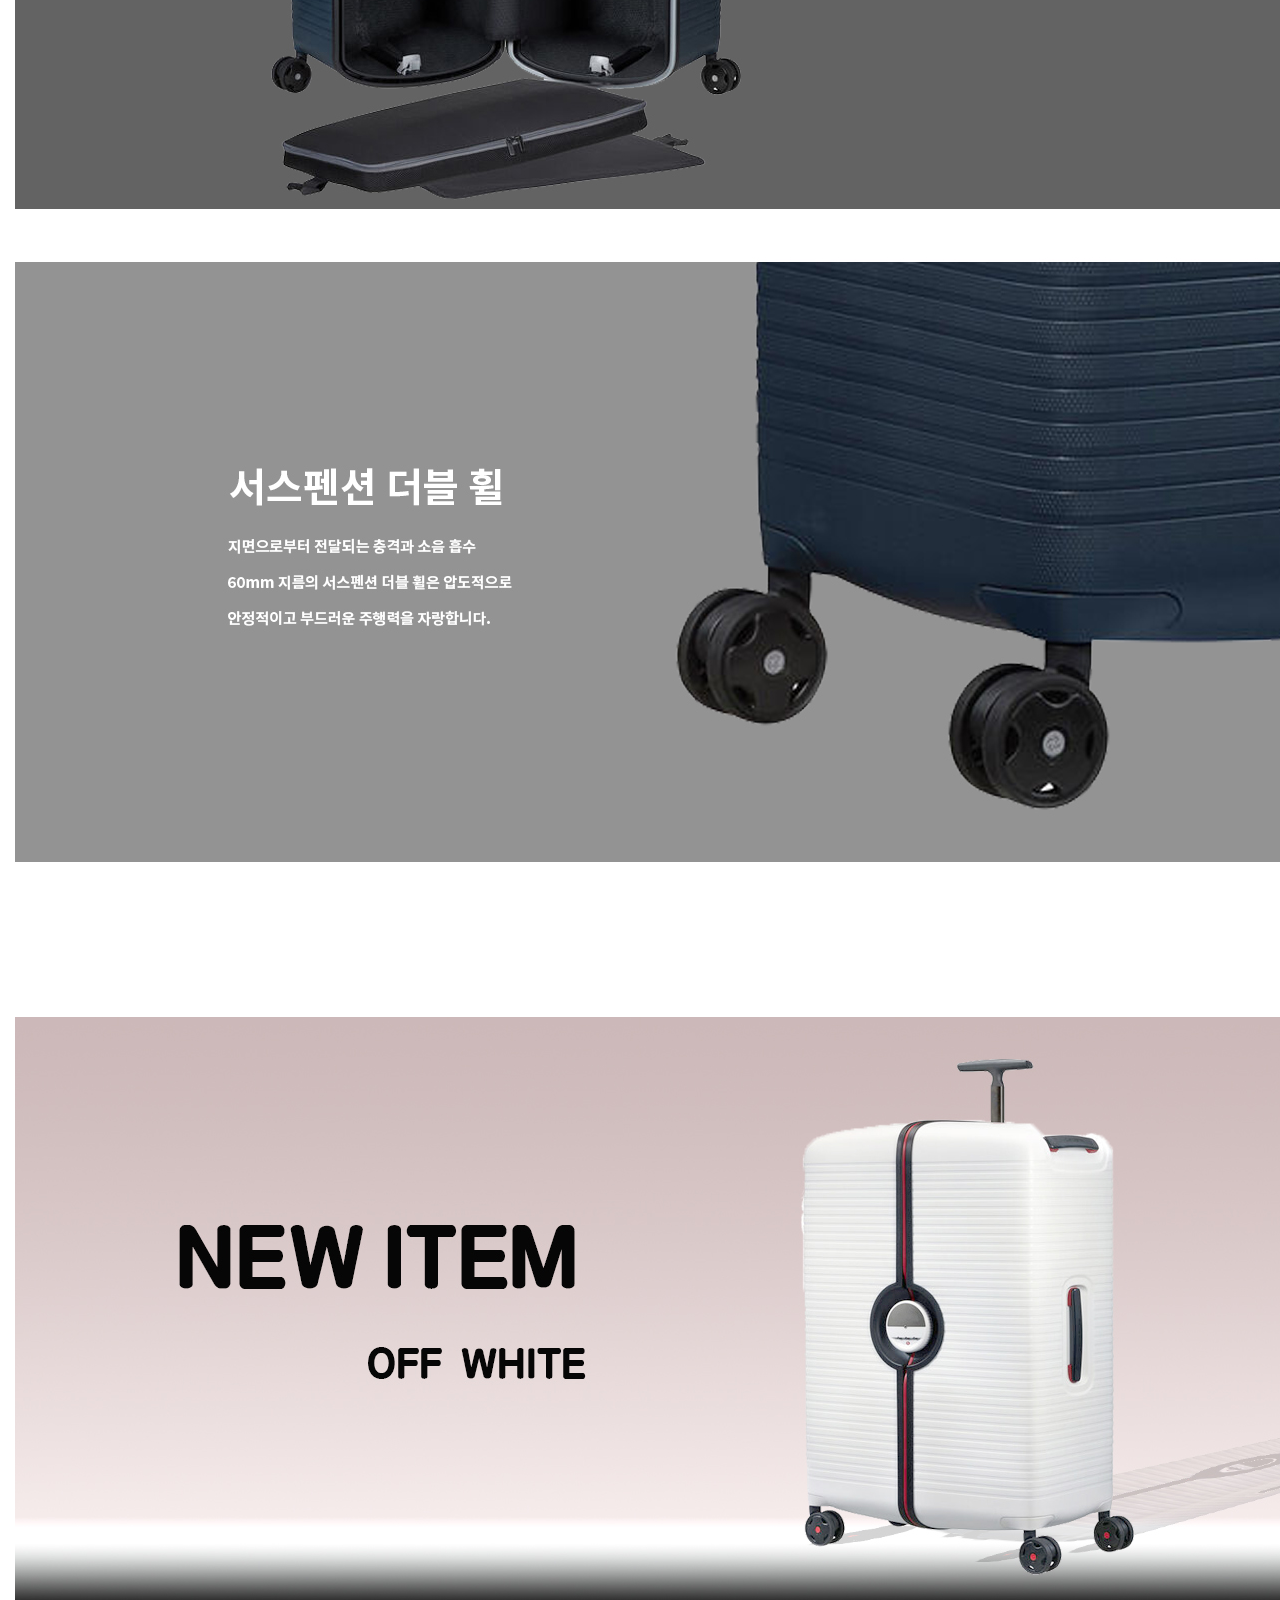
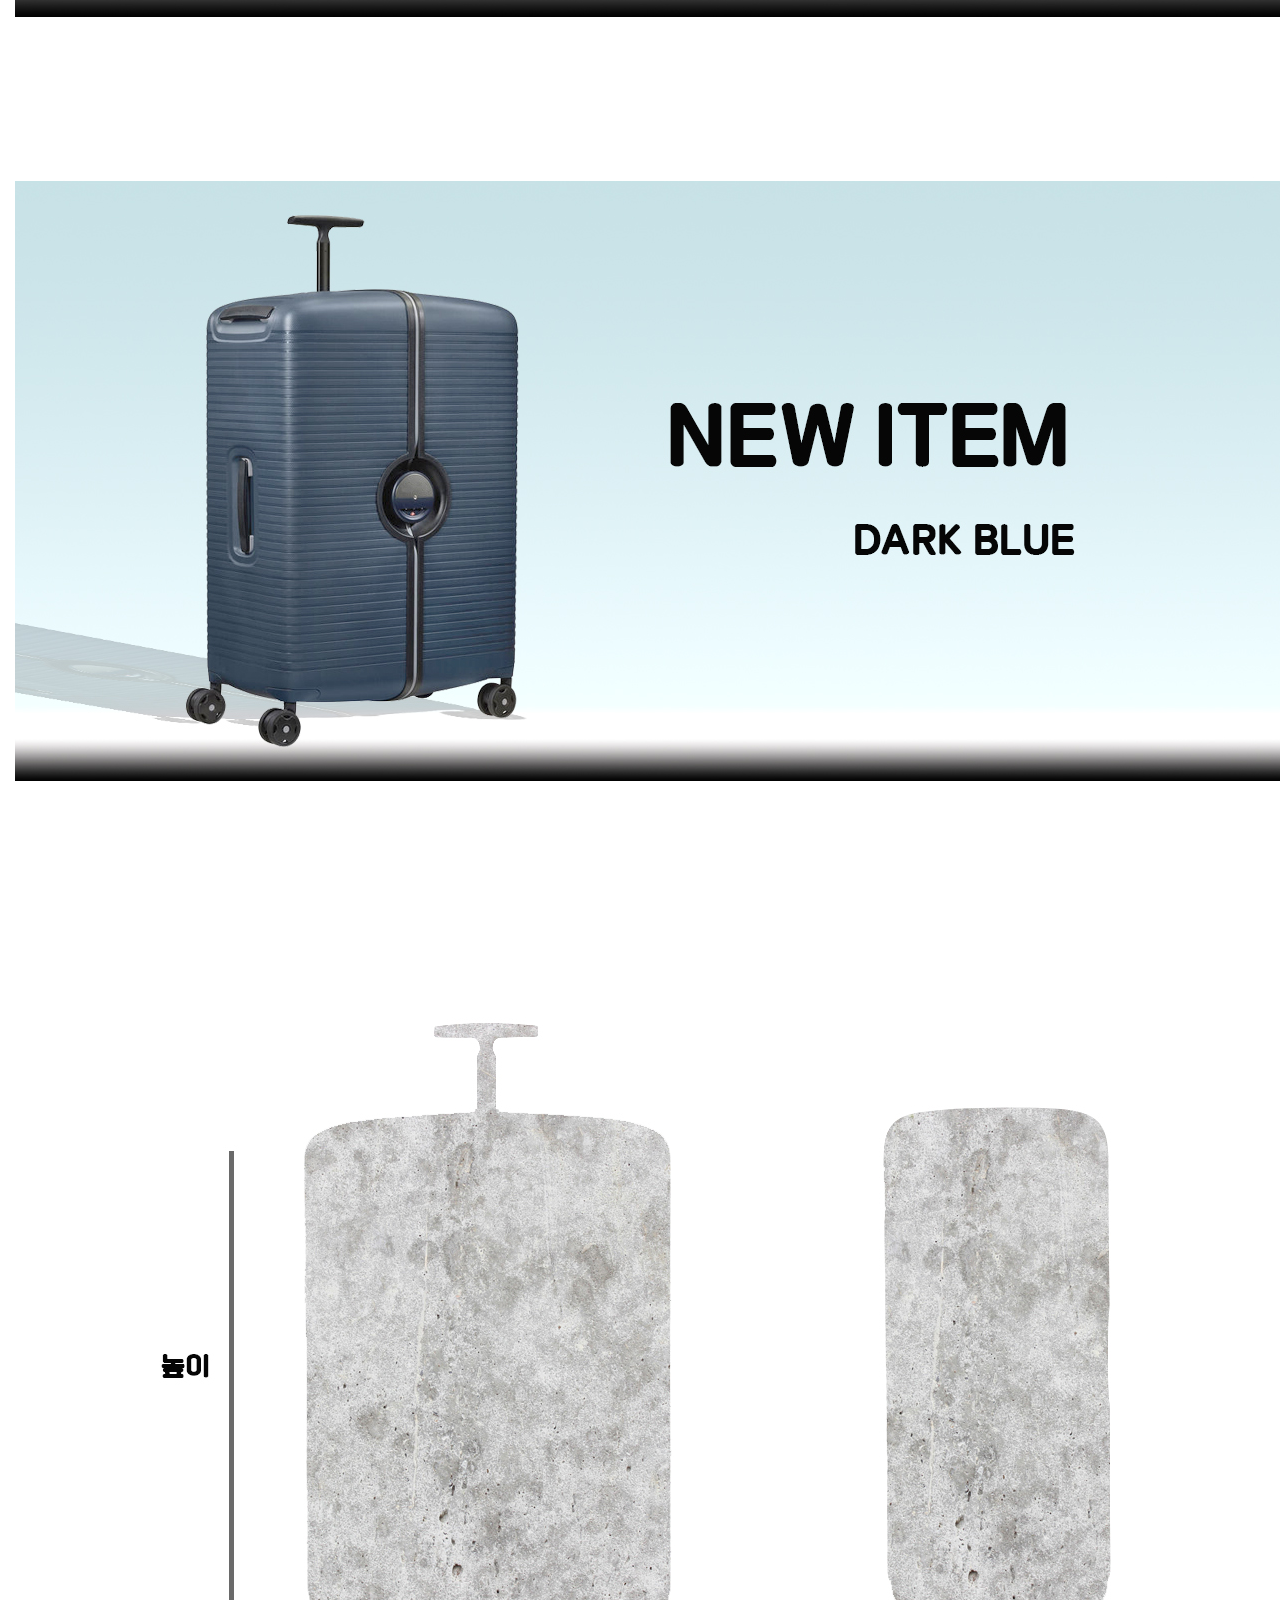
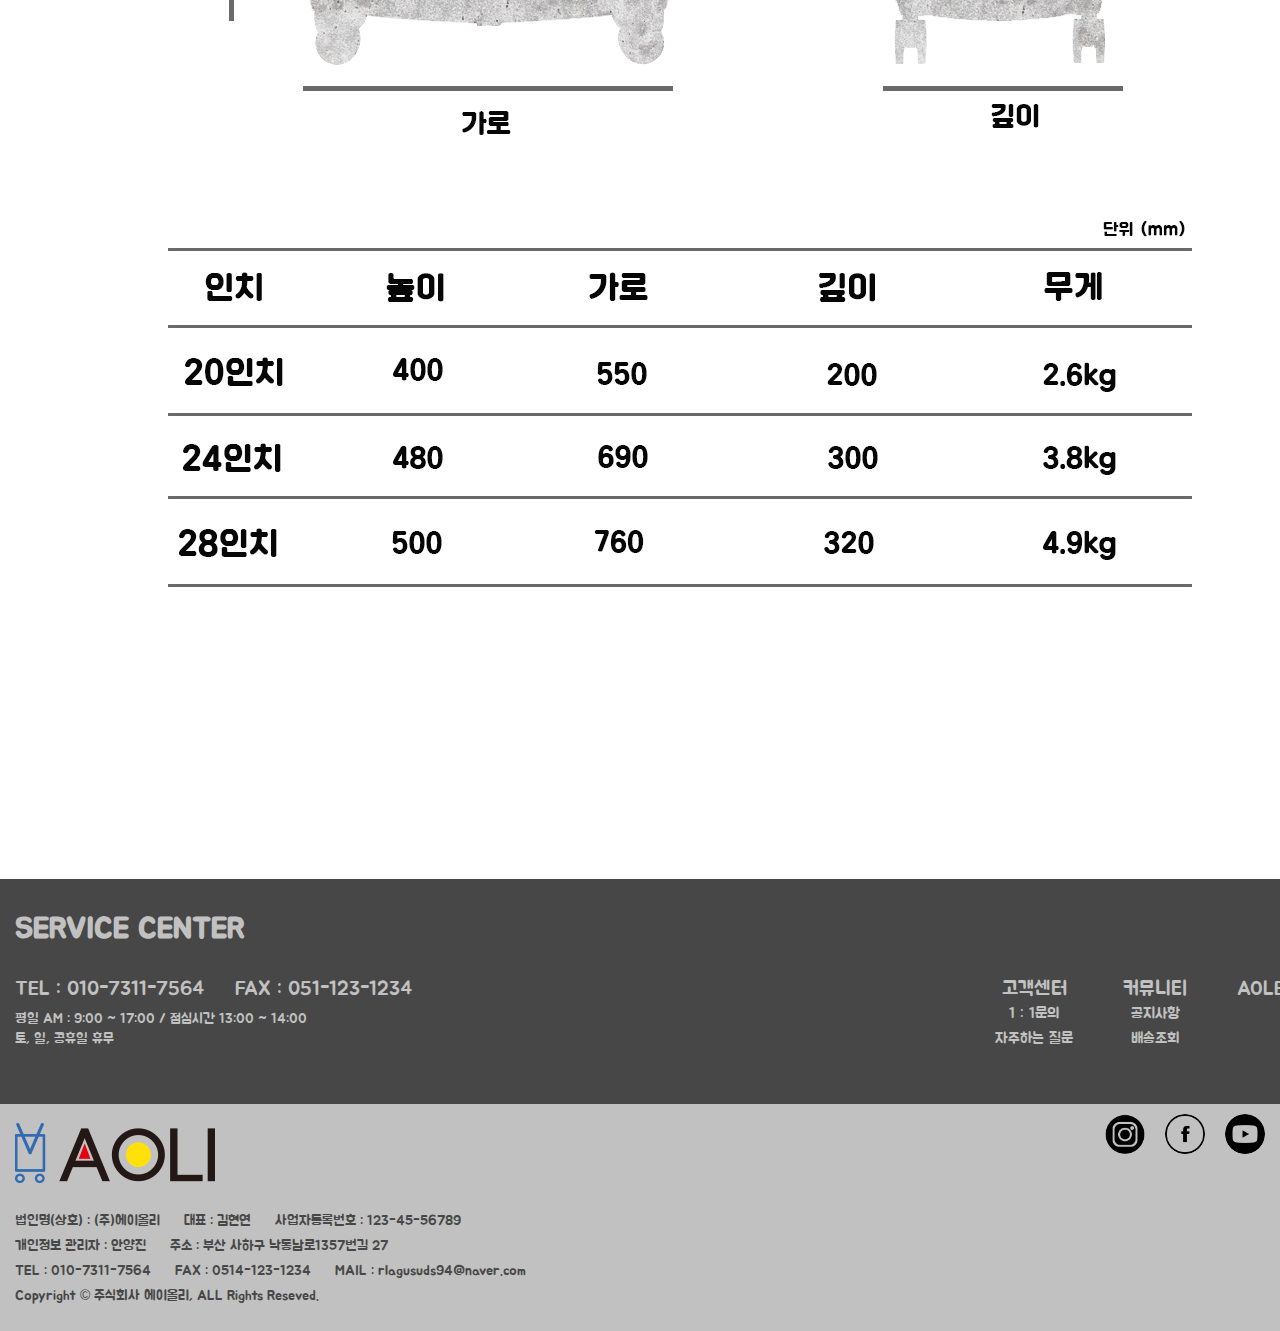
<file: sub3-1.html>
<!DOCTYPE html>
<html lang="ko">
<head>
    <meta charset="UTF-8">
    <meta http-equiv="X-UA-Compatible" content="IE=edge">
    <meta name="viewport" content="width=device-width, initial-scale=1.0">
    <title>AOLI</title>
</head>
<link rel="stylesheet" href="sub3.css">




<link rel="shortcut icon" href="code_img/favicon.png" type="image/x-icon">
<link href="https://unpkg.com/aos@2.3.1/dist/aos.css" rel="stylesheet">


<link rel="preconnect" href="https://fonts.googleapis.com">
<link rel="preconnect" href="https://fonts.gstatic.com" crossorigin>
<link href="https://fonts.googleapis.com/css2?family=Jua&family=Noto+Sans+KR:wght@100;300;400;500;700;900&family=Playfair+Display:wght@400;500;600;700;800;900&display=swap" rel="stylesheet">



<script src="https://code.jquery.com/jquery-3.6.0.js" integrity="sha256-H+K7U5CnXl1h5ywQfKtSj8PCmoN9aaq30gDh27Xc0jk=" crossorigin="anonymous"></script>

<link
      rel="stylesheet"
      href="https://unpkg.com/swiper/swiper-bundle.min.css"
    />

<body>




    <div id="header">
        <div id="header_inner" class="clearfix">
          <h6><a href="index.html"><img src="code_img/LOGO.png" alt=""></a></h6>
          <ul class="clearfix gnb">
            <li>
              <a href="sub2.html">Luggage</a>
              <ul class="sub">
                <li><a href="sub2.html">20인치</a></li>
                <li><a href="sub2.html">24인치</a></li>
                <li><a href="sub2.html">28인치</a></li>
              </ul>
            </li>
            <li>
              <a href="sub2-1.html">Bags</a>
              <ul class="sub">
                <li><a href="sub2-1.html">백팩</a></li>
                <li><a href="sub2-1.html">서류가방</a></li>
                <li><a href="sub2-1.html">크로스백</a></li>
                <li><a href="sub2-1.html">에코백</a></li>
              </ul>
            </li>
            <li>
              <a href="">Collection</a>
              <ul class="sub">
                <li><a href="">파우치</a></li>
                <li><a href="">네임택</a></li>
                <li><a href="">세트</a></li>
              </ul>
            </li>
            <li>
              <a href="sub4.html">News</a>
              <ul class="sub">
                <li><a href="">공지사항</a></li>
                <li><a href="">고객센터</a></li>
              </ul>
            </li>
            <li>
              <a href="sub1.html">COMPANY</a>
            </li>
          </ul>
          <ul class="gnb2">
            <li><a href=""><img src="code_img/user (1).png" alt=""></a></li>
            <li><a href=""><img src="code_img/search (1).png" alt=""></a></li>
          </ul>
        </div>
      </div>








      <div id="container">
        <div id="container_inner" class="clearfix">
          <div class="con_img " style="cursor: pointer;">
            <div
            style="--swiper-navigation-color: #fff; --swiper-pagination-color: #fff"
            class="swiper mb2"
          >
            <div class="swiper-wrapper">
              <div class="swiper-slide">
                <img src="code_img/luggago17.jpg" />
              </div>
              <div class="swiper-slide">
                <img src="code_img/luggago17-1.jpg" />
              </div>
              <div class="swiper-slide">
                <img src="code_img/luggago17-2.jpg" />
              </div>
              <div class="swiper-slide">
                <img src="code_img/luggago17-3.jpg" />
              </div>
              <div class="swiper-slide">
                <img src="code_img/luggago17-4.jpg" />
              </div>
              <div class="swiper-slide">
                <img src="code_img/luggago17-5.jpg" />
              </div>

            </div>
            
          </div>
          <div thumbsSlider="" class="swiper mb">
            <div class="swiper-wrapper mb_img">
              <div class="swiper-slide ">
                <img src="code_img/luggago17.jpg" />
              </div>
              <div class="swiper-slide">
                <img src="code_img/luggago17-1.jpg" />
              </div>
              <div class="swiper-slide">
                <img src="code_img/luggago17-2.jpg" />
              </div>
              <div class="swiper-slide">
                <img src="code_img/luggago17-3.jpg" />
              </div>
              <div class="swiper-slide">
                <img src="code_img/luggago17-4.jpg" />
              </div>
              <div class="swiper-slide">
                <img src="code_img/luggago17-5.jpg" />
              </div>
            </div>
          </div>
      
          <!-- Swiper JS -->
          <script src="https://unpkg.com/swiper/swiper-bundle.min.js"></script>
      
          <!-- Initialize Swiper -->
          <script>
            var swiper = new Swiper(".mb", {
              
              spaceBetween: 10,
              slidesPerView: 6,
              freeMode: true,
              watchSlidesProgress: true,
            });
            var swiper2 = new Swiper(".mb2", {
              loop: true,
              spaceBetween: 10,
              
              thumbs: {
                swiper: swiper,
              },
            });
          </script>
          </div>



          <div class="con_text">
            <h2>AOLE</h2>
            <h1>IBON</h1>
            <ul class="clearfix con_t1">
              <li>가격</li>
              <li>508,000</li>
            </ul>
            <ul class="clearfix con_t2">
              <li class="con_0">컬러</li>
              <li class="con_1"><a href="sub3.html"></a></li>
              <li class="con_2"><a href="sub3-1.html"></a></li>
            </ul>
            <ul class="clearfix con_t3">
              <li>사이즈</li>
              <li>28인치</li>
            </ul>
            <div class="clearfix con_t4">
              <h3>IBON</h3>
              <button type ="button" onclick="addPrice()">+</button>
              <input type="text" id="md_cnt" name="pop_out" readonly="readonly" style="text-align:center;"/>
              <button type="button" onclick="minusPrice()">-</button>
              <h4><input type="text" id="test"></h4>
            </div>
            <ul class="clearfix total">
              <li>TOTAL</li>
              <li>508,000</li>
            </ul>
            <ul class="con_t5 clearfix">
              <li><a href="">구매하기</a></li>
              <li><a href="">장바구니</a></li>
            </ul>
            



            <form>
              <div>
                <div style="cursor: pointer;"  id="section1" class="label">
                  <p>세탁 방법 및 취급주의 사항</p>
                </div>
                <div  id="section1b" class="elements">
                  <p>
                    종류: 여행가방<br>
                    <br>
                    제품소재: PC <br>
                    <br>
                    색상: BRUSHED BLACK <br>
                    <br>
                    크기: 75.0 x 53.0 x 30.0cm <br>
                    <br>
                    제조국: CHINA <br>
                    <br>
                    수입여부/수입자명: 에이올리 <br>
                    <br>
                    세탁방법 및 취급 시 주의사항: 교환/반품/AS안내 참조 <br>
                    <br>
                    품질보증기간: 교환/반품/AS안내 참조 <br>
                    <br>
                    고객센터 전화번호: 010-7311-7564

                  </p>
                 </div>
                </div>
              <div>
            
              <div style="cursor: pointer;" id="section2" class="label">
                <p>배송안내</p>
              </div>
              <div class="elements">
                <p>
                  배송방법 <br>
                  <br>
                  택배 <br>
                  <br>
                  배송비 <br>
                  <br>
                  30,000원 이상 무료배송 ( 30,000원 미만 시 3,000원 배송비를 추가합니다. ) <br>
                  <br>
                  배송기간 <br>
                  <br>
                  배송기간은 결제일로부터 영업일 기준 3~7일 소요되며 재고상황에 따라 다소 지연될 수 있습니다. <br>
                  <br>
                  (도서 및 산간지역은 1~2일 추가 소요될 수 있음) <br>
                  <br>
                  인터넷 뱅킹/무통장 입금의 경우 입금확인 후 상품발송을 진행하므로 배송이 다소 늦어질 수 있습니다 <br>
                  <br>
                  다만, 상품의 종류에 따라 배송이 다소 지연될 수 있습니다. <br>
                  <br>
                  사진은 컴퓨터 모니터 사양에 따라 실물과 다소 차이가 있을 수 있습니다. <br>
                  <br>
                  쌤소나이트의 사진 이미지는 저작권법에 따라 무단배포를 금지합니다. <br>
                  <br>
                  배송 시 쇼핑백 제공이나 선물포장은 불가능합니다. <br>
                  <br>
                  수화물 사이즈 및 중량 초과비용 기준은 각 항공사마다 다를 수 있습니다.
                </p>
              </div>
            </div>

            <div>
              <div style="cursor: pointer;"  id="section1" class="label">
                <p>교환 만품 및 A/S안내</p>
              </div>
              <div  id="section1b" class="elements">
                <p>
                  전자상거래 등에서 소비자보호에 관한 법률에 따라 다음의 경우 청약철회가 제한될 수 있습니다.<br>
                  <br>
                  고객님의 책임 사유로 상품/사은품 등이 멸실 또는 훼손된 경우 ( 단, 상품의 내용을 확인하기 위한 포장등을 훼손한 경우는 제외 )<br>
                  <br>
                  상품의 TAG, 상품스티커, 비닐포장, 상품케이스 ( 정품박스 ) 등을 훼손 및 멸실한 경우<br>
                  <br>
                  시간의 경과에 의하여 재판매가 곤란할 정도로 상품등의 가치가 현저히 감소한 경우<br>
                  <br>
                  재화 등의 불만처리 및 소비자와 사업자 간 분쟁 처리 사항은 쌤소나이트 공식 온라인몰 이용약관 제28조 ( 분쟁해결 ) 내용을 확인해 주시기 바랍니다.<br>
                  환불안내<br>
                  <br>
                  주문취소가 확정되고 반품한 상품의 회사가 확인되면 결제 취소가 접수됩니다.<br>
                  <br>
                  고객님께서 결제하신 주문금액의 환불은 다음과 같이 처리해 드립니다.<br>
                  <br>
                  현금 결제 시 : 주문취소 확인 후 익일 ( 공휴일제외 ) 요청계좌로 환불 됩니다.<br>
                  <br>
                  카드 결제 시 : 주문취소 확인 후 카드사 매출 취소까지 4~5일 정도 소요됩니다. ( 카드사의 사정에 따라 지연될 수 있습니다. )<br>
                  <br>
                  환불지연 배상금 지급안내<br>
                  <br>
                  환불지연이 발생하셨을 경우 전자상거래법에 따라 환불지연배상금 지급을 요청하실 수 있습니다.<br>
                  <br>
                  환불이 지연되었을 경우 고객센터로 문의주시면 환불지연배상금 지급 대상 여부를 확인 후 지급해 드립니다.<br>
                  <br>
                  환불지연에 해당하는 경우
                  <br>
                  - 당사의 책임으로 상품공급이 불가한 상태로 결제일로부터 3영업일이 경과한 경우<br>
                  <br>
                  - 반품 상품을 다사가 수령한 날로부터 3영업일이 경과하도록 상품대금을 환불하지 않았을 경우<br>
                  <br>
                 환불지연배상금액 기준
                 <br>
                 전자상거래법 제 18조 규정에 따라 지금함 ( 연이자 20%를 일할계산 )<br>
                 <br>
                 취급시 주의사항
                 <br>
                 1. 여행가방 ( ABS 및 PP경우 )
                 <br>
                 - 표면 세척시 합성세제나 비누를 물에 적신 스폰지나 천으로 닦으십시오.<br>
                 <br>
                 - 사용하지 않을 경우에는 반드시 세워서 보관하십시오.<br>
                 <br>
                 - 불 옆에 가까이 놓으면 변형될 우려가 있으니 주의하십시오.<br>
                 <br>
                 - 무리한 충격을 가하지 마십시오.<br>
                 <br>
                 <br>
                 <br>
                 2. 원단 및 합성피혁의 경우<br>
                 <br>
                 - 건조시킬 때에는 응달에서 말리십시오.<br>
                 <br>
                 - 기름기가 있는 곳에서의 사용은 가능한 피하십시오.<br>
                 <br>
                 - 때를 뺄 때는 비눗물에 적신 천 또는 스펀지를 사용하시고 구두약 등 보혁유는 필요가 없으며 불옆에 두면 변질되거나 변형될 우려가 있으니 주의하십시오.<br>
                 <br>
                 - 밀폐된 공간에 강력 습기 제거제와 함께 오래 방치하지 마십시오.<br>
                 <br>
                 <br>
                 <br>
                 3. 천연피혁의 경우<br>
                 <br>
                 - 물에 젖었을 때는 직사광선이나 열로 직접 건조하면 변질될 수 있으니, 통풍이 잘 되는 그늘에서 건조하시기 바랍니다.<br>
                 <br>
                 - 가죽 전용 크림이나 콜드크림으로 주 1회정도 손질하여 주시면 제품을 오래 사용하실 수 있습니다.<br>
                 <br>
                 - 오염되었을 때는 가죽 전용 크림이나 콜드크림으로 세척하시고 일반 세제나 벤졸을 절대로 사용하지 마십시오.<br>
                 <br>
                 - 보존 시에는 온도나 습도가 높은 곳은 피하십시오.<br>
                 <br>
                 - 마른 수건이나 기타 부드러운 천으로 닦으십시오.<br>
                 <br>
                 <br>
                 <br>
                 4. 의류의 경우<br>
                 <br>
                 - 표기된 세탁 및 취급주의 사항을 잘 숙지 하여 주시기 바랍니다.<br>
                 <br>
                 - 제품을 착용한 상태에서의 화기를 사용한 직접 건조는 화상의 위험이 큽니다.<br>
                 <br>
                 - 강한 마찰에 의한 화상의 위험이 있으니 유의 하십시오.<br>
                 <br>
                 - 고온의 건조기로 건조 시 제품 손상 및 외형 변형을 일으킬 수 있습니다.<br>
                 <br>
                 - 소재 특성상 마찰에 의해 보푸라기(필링)현상이 발생할 수 있으니 주의하시기 바랍니다.<br>
                 <br>
                 - 다운 의류의 특성상 솜털이 빠져 나올 수 있지만, 이것은 불량이 아닙니다. 이 경우, 잡아 빼지 마시고 제품 안쪽에서 당겨 다시 넣어 주시기 바랍니다.<br>
                 <br>
                 - 후드에 부착되어 있는 털의 특성상 미세한 털이 빠질 수 있습니다. 이는 모피제품의 특성 입니다. <br>
                 <br>
                 <br>
                 <br>
                 5. 헤드웨어의 경우<br>
                 <br>
                 - 장시간 사용시에는 원단이 탈색 또는 변형 될 수 있습니다.<br>
                 <br>
                 - 제품 착용 중 습기에 장기간 노출 될 경우 피부염증 등을 유발 할 수 있으니 주의 하시기 바랍니다.<br>
                 <br>
                 - 원단 및 장식류가 나뭇가지나 돌출물에 걸려 벗겨지거나 손상이 발생할 수 있으니 사용에 유의하시기 바랍니다.<br>
                 <br>
                 <br>
                 <br>
                 6. 장식의 경우<br>
                 <br>
                 - 금속 표면은 염분을 피하시고 화공약품으로 닦지 마십시오.<br>
                 <br>
                 품질보증기준 ( 피해유형-피해보상기준 )<br>
                 <br>
                 1.소재불량/부자재불량/봉제불량/부당표시 또는 소재구성 부적합으로 인한 세탁사고<br>
                 <br>
                 - 1년 보증기간 이내 무상수선 ( 수선부분에 따라 유상가능 ) 교환 또는 환불함. 단, 봉제불량은 보증기간이 경과한 후에도 구입기간에 관계없이 무상 수선함<br>
                 <br>
                 2.접착불량, 미싱불량 - 보증기간 이내에는 무상수선<br>
                 <br>
                 3.염색불량, 탈색 - 보증기간 이내 교환, 환불<br>
                 <br>
                 4.색상, 사이즈 불량 - 상품구입 후 10일 이내 동일상품, 동일가격으로 교환<br>
                 <br>
                 5.부착물의 이탈, 끈 고리절단 등 조립불량 및 도금불량 - 보증기간 이내 무상수리 또는 교환<br>
                 <br>
                 6.소비자 과실 및 보증기간 경과 - 유상수리<br>
                 <br>
                 7.무상수리 : 보증 기간 내 정상적 사용으로 발생한 기능, 품질, 성능의 하자<br>
                 <br>
                 ※ 단 사용자의 고의나 지정되지 않은 수리자가 개조 변경하여 정상적인 수리가 불가능한 경우는 제외<br>
                 <br>
                 8.운송회사 ( 항공사 등 ) 의 취급 부주의로 발생한 파손 및 손해는 운송업자에게 손해배상을 청구해야 합니다.<br>
                 <br>
                 9.노트북컴퓨터 수납용이 아닌 일반 서류 가방에 노트북을 보관하여 발생하는 파손 및 손해에 대해서는 책임을 지지 않습니다.<br>
                 <br>
                 쌤소나이트코리아 A/S 안내<br>
                 <br>
                 쌤소나이트 온라인스토어 고객센터 : 1577-1461<br>
                 <br>
                 ( TA 액세서리류, 목베개, 항공커버류는 A/S가 불가하오니 주의하시기 바랍니다. )<br>
                 <br>
                 미성년자 권리보호 안내<br>
                 <br>
                 미성년 고객께서 상품을 주문 ( 계약 ) 하시는 경우,<br>
                 <br>
                 법정대리인 ( 부모님 등 ) 의 동의가 없으면 미성년자 본인 또는 법정대리인 ( 부모님 등 ) 이 그 주문 ( 계약 ) 을 취소하실 수 있습니다.<br>
                </p>
               </div>
              </div>
            <div>
            </form>







          </div>
        </div>
      </div>



      <div id="container2">
        <div id="container2_inner">
          <img src="code_img/loggago_one.jpg" alt="">
        </div>
      </div>


      <div id="footer">
        <div id="footer_inner" class="clearfix">
          <h1>SERVICE CENTER </h1>
      
          <div class="f_box">
            <ul class="clearfix">
              <li>TEL : 010-7311-7564</li>
              <li>FAX : 051-123-1234</li>
            </ul>
            <p>평일  AM : 9:00 ~ 17:00  / 점심시간 13:00 ~ 14:00</p>
            <p>토, 일, 공휴일 휴무</p>
          </div>
      
          <div class="f_box2 clearfix">
            <ul>
              <li><a href="">고객센터</a></li>
              <li><a href="sub4.html"> 1 : 1문의</a></li>
              <li><a href="sub4.html"> 자주하는 질문</a></li>
            </ul>
            <ul>
              <li><a href=""> 커뮤니티</a></li>
              <li><a href="sub4.html"> 공지사항</a></li>
              <li><a href="https://www.cjlogistics.com/ko/tool/parcel/tracking"> 배송조회</a></li>
            </ul>
            <ul>
              <li><a href="sub1.html"> AOLE</a></li>
            </ul>
          </div>
        </div>
      </div>
      
      
      
      
      
      <div id="footer2">
        <div id="footer2_inner">
          <div class=" clearfix">
            <h6><img src="code_img/footer_logo.png" alt=""></h6>
            <ul class="clearfix " >
              <li class="f_img1"><a href="https://www.naver.com/"></a></li>
              <li class="f_img2"><a href="https://www.naver.com/"></a></li>
              <li class="f_img3"><a href="https://www.naver.com/"></a></li>
              <li class="f_img4"><a href="https://www.naver.com/"></a></li>
            </ul>
          </div>
          <div>
          <p><span> 법인명(상호) : (주)에이올리</span> <span> 대표 : 김현연 </span> 사업자등록번호 : 123-45-56789 </p>
          <p><span> 개인정보 관리자 : 안양진  </span>    주소 : 부산 사하구 낙동남로1357번길 27</p>
          <p> <span> TEL : 010-7311-7564</span>   <span> FAX : 0514-123-1234</span>  <span> MAIL : rlagusuds94@naver.com</p></span>
          <p>Copyright © 주식회사 에이올리, ALL Rights Reseved.</p>
          <a href="#header" class="up_down2">
            <img src="code_img/arrow-circle-up.png" alt="">
          </a>
        </div>
        </div>
      </div>
      <script>
        let topBtn = document.querySelector(".up_down2");
        window.onscroll = () => window.scrollY > 500 ? topBtn.style.opacity = 1 : topBtn.style.opacity = 0
           </script>
   




   <script type="text/javascript">
    var elements = document.getElementsByTagName("div");
    let ea = 1;
    let price = 508000;
    document.getElementById("md_cnt").value = ea;
    document.getElementById('test').value = price;

    // 덧셈 함수
    function addPrice() {
      let result = (++ea) * price;
      document.getElementById("md_cnt").value = ea;
      document.getElementById("test").value = result;      
    }

    // 뺄셈 함수
    function minusPrice() {
      if(ea <= 1){
        alert('1개 이하로는 구매할수 없습니다');
      }
      let result = (--ea) * price;
      document.getElementById("md_cnt").value = ea;
      document.getElementById("test").value = result;      
    }


    // 모든 영역 접기
    for (var i = 0; i < elements.length; i++) {
      if (elements[i].className == "elements") {
        elements[i].style.display="none";
      } else if (elements[i].className == "label") {
        elements[i].onclick=switchDisplay;
      }
    }

    var elements = document.getElementsByTagName("div");
    
    // 모든 영역 접기
    for (var i = 0; i < elements.length; i++) {
      if (elements[i].className == "elements") {
        elements[i].style.display="none";
      } else if (elements[i].className == "label") {
        elements[i].onclick=switchDisplay;
      }
    }
    
    // 상태에 따라 접거나 펼치기
    function switchDisplay() {
    
      var parent = this.parentNode;
      var target = parent.getElementsByTagName("div")[1];
    
      if (target.style.display == "none") {
        target.style.display="block";
      } else {
        target.style.display="none";
      }
      return false;
    }
    </script>







    
</body>
</html>
</file>
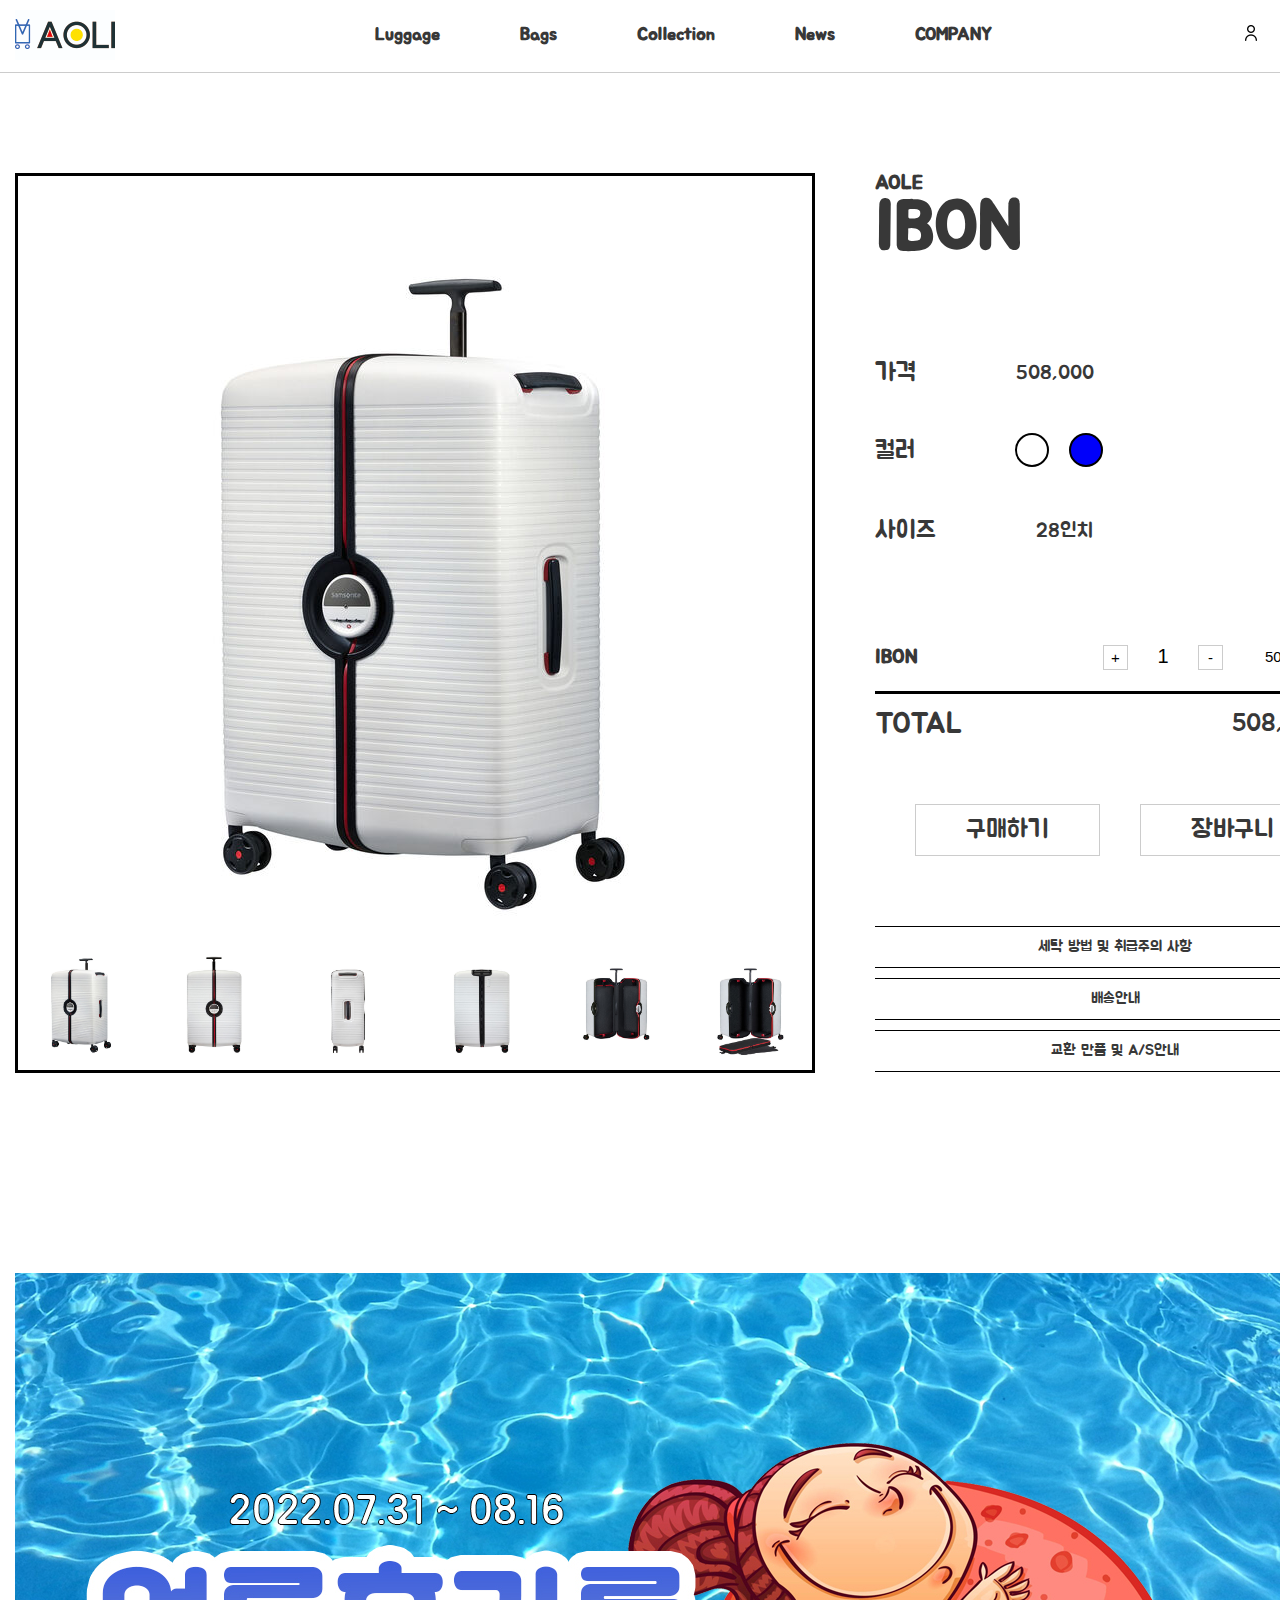
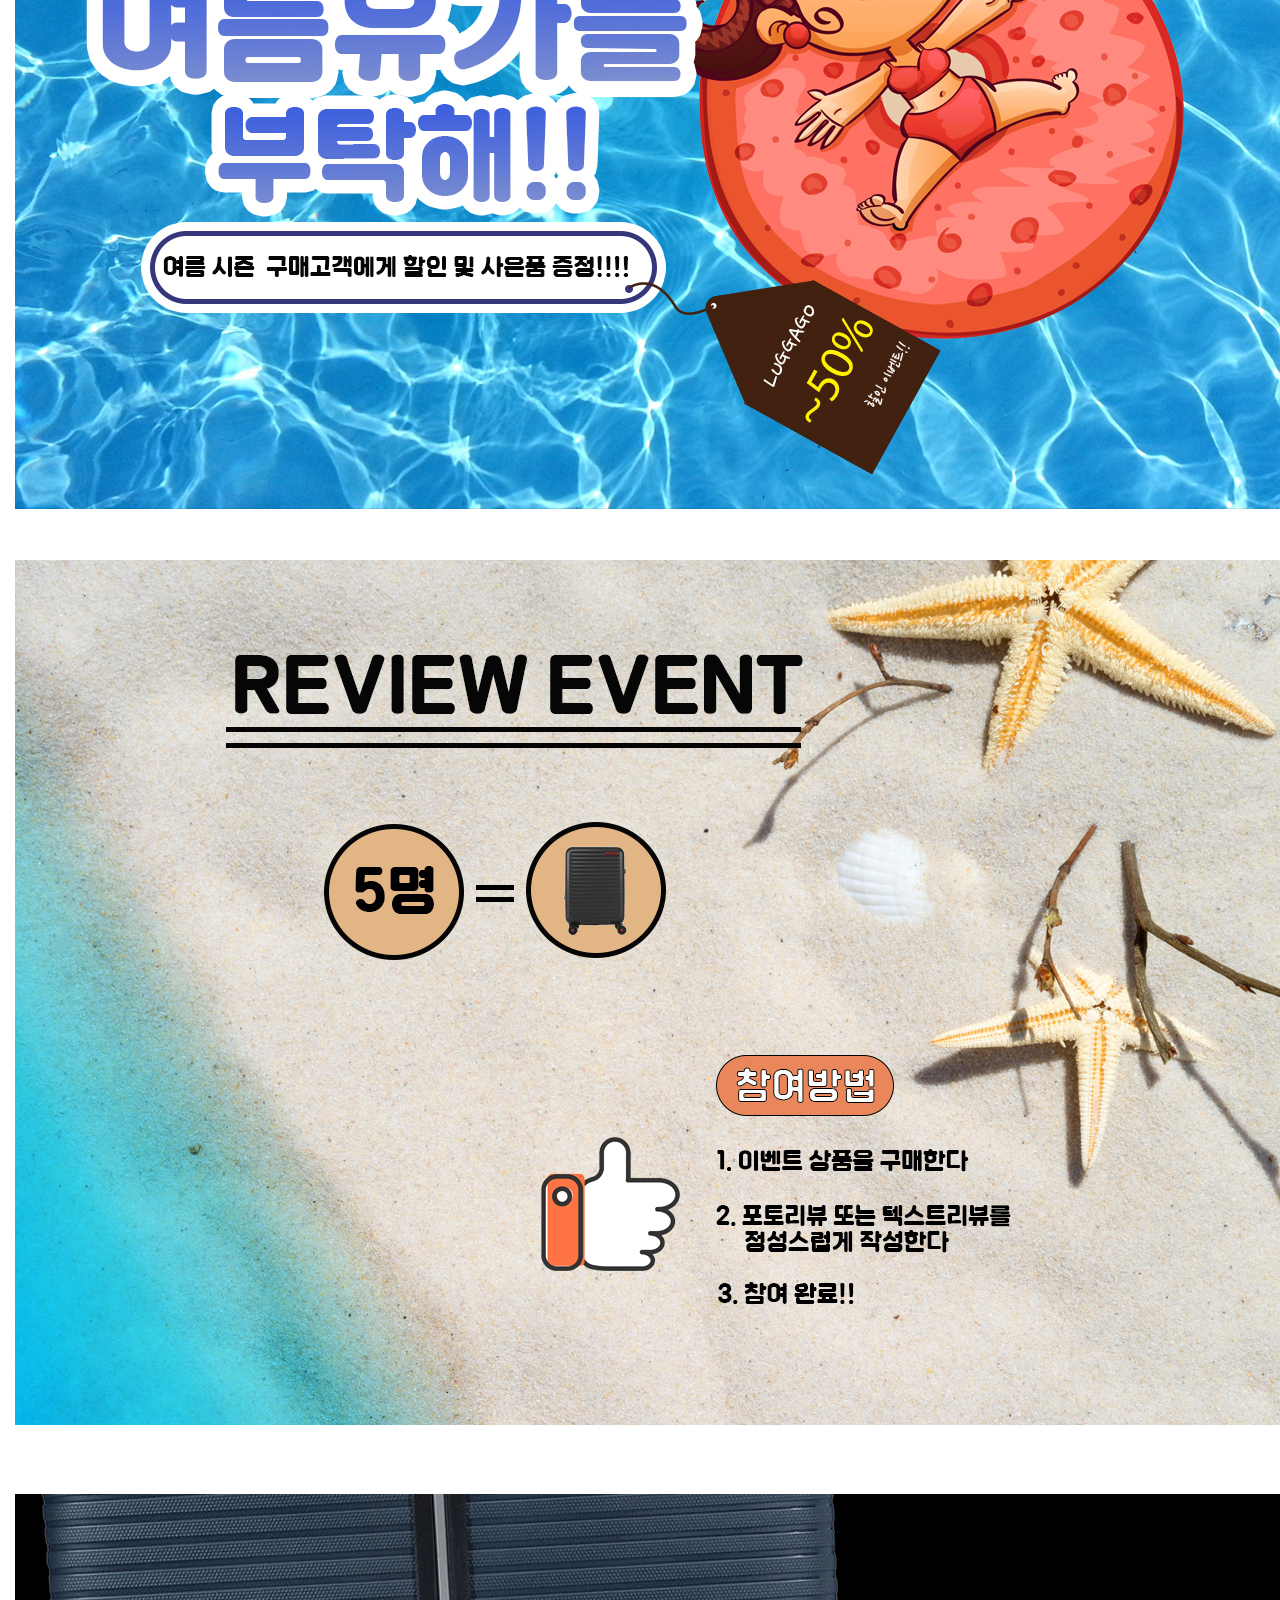
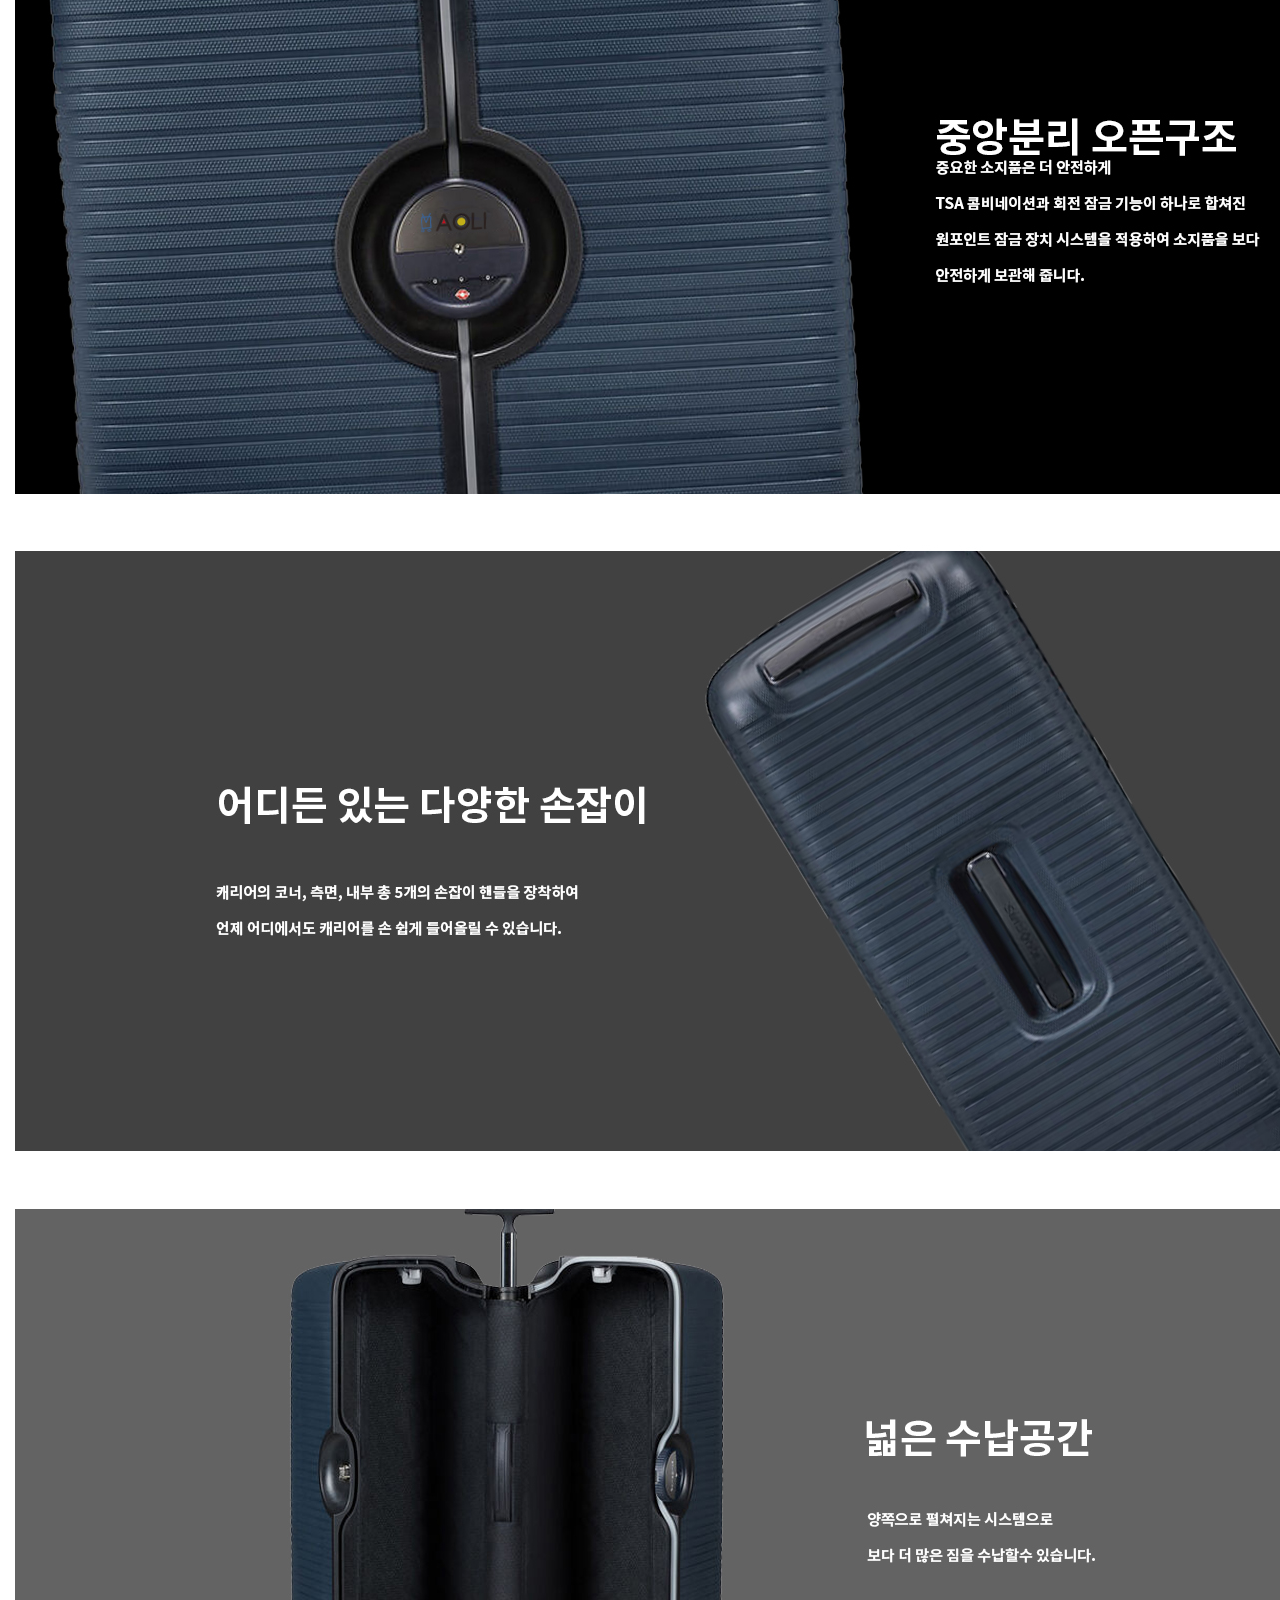
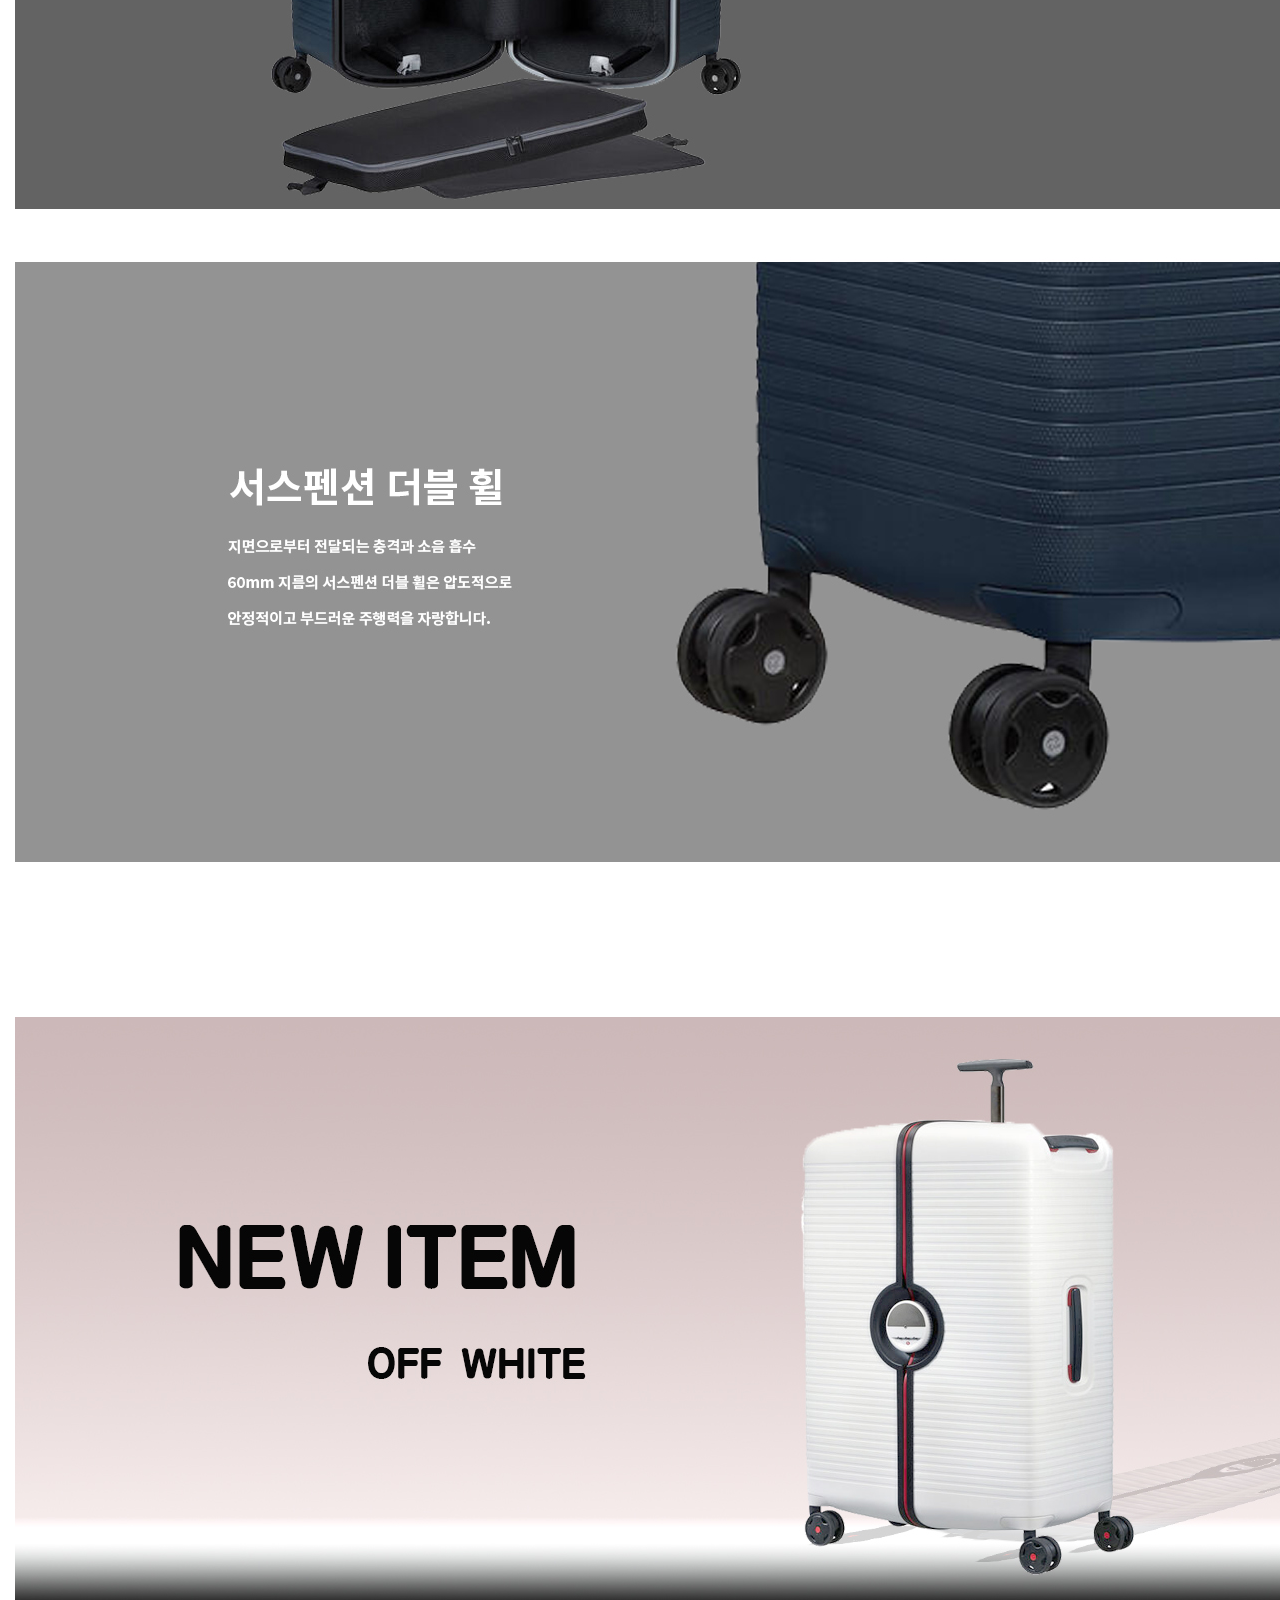
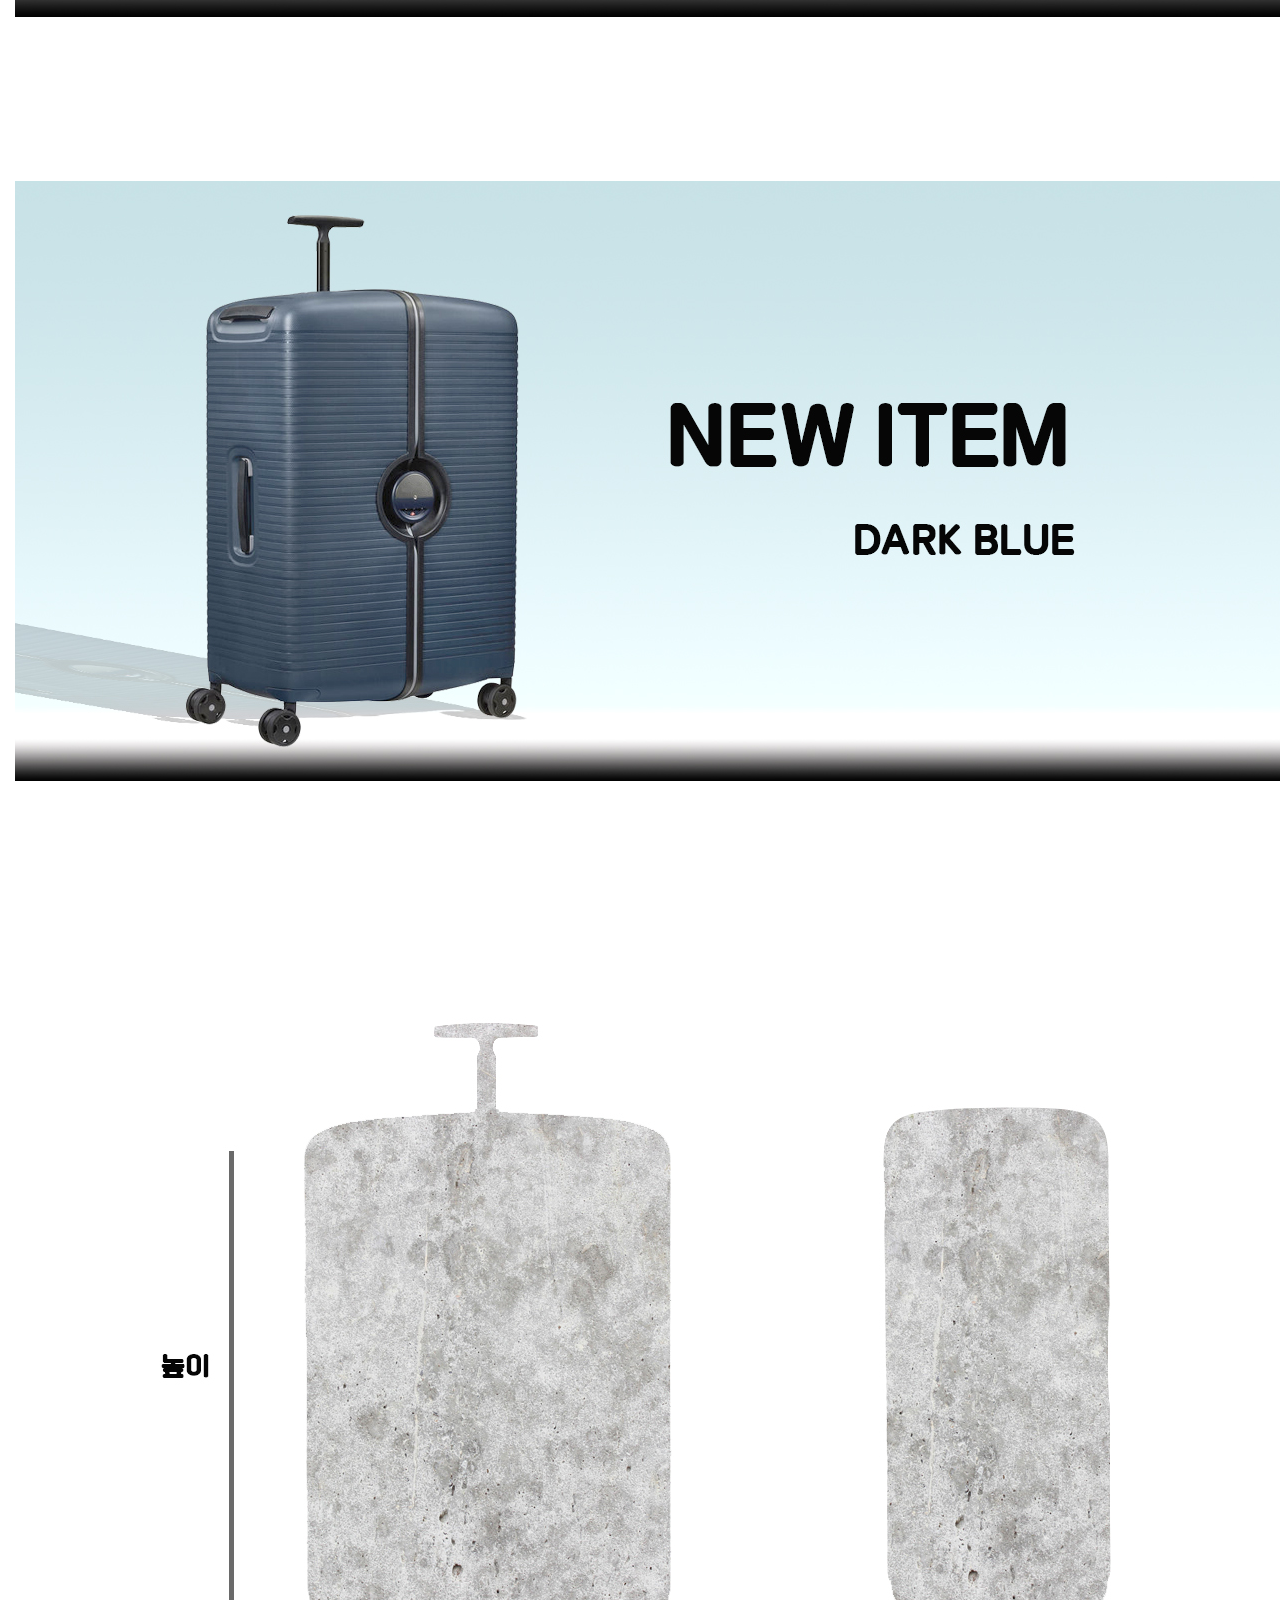
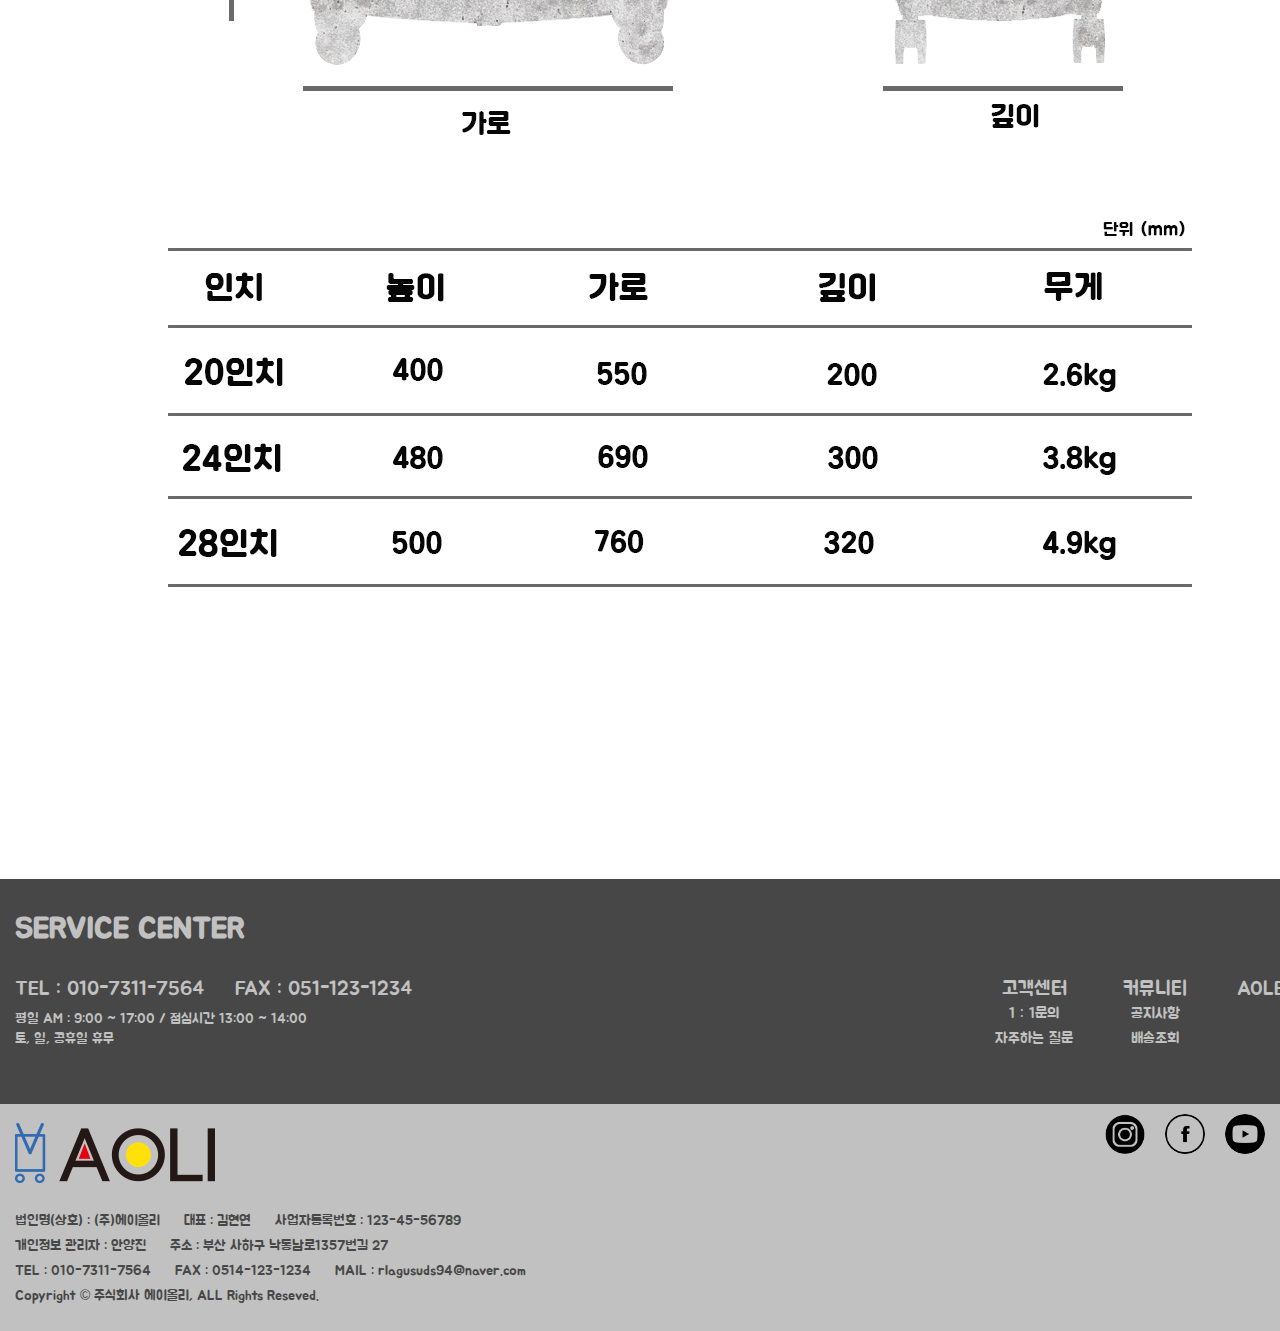
<file: sub3.html>
<!DOCTYPE html>
<html lang="ko">
<head>
    <meta charset="UTF-8">
    <meta http-equiv="X-UA-Compatible" content="IE=edge">
    <meta name="viewport" content="width=device-width, initial-scale=1.0">
    <title>AOLI</title>
</head>
<link rel="stylesheet" href="sub3.css">




<link rel="shortcut icon" href="code_img/favicon.png" type="image/x-icon">
<link href="https://unpkg.com/aos@2.3.1/dist/aos.css" rel="stylesheet">


<link rel="preconnect" href="https://fonts.googleapis.com">
<link rel="preconnect" href="https://fonts.gstatic.com" crossorigin>
<link href="https://fonts.googleapis.com/css2?family=Jua&family=Noto+Sans+KR:wght@100;300;400;500;700;900&family=Playfair+Display:wght@400;500;600;700;800;900&display=swap" rel="stylesheet">



<script src="https://code.jquery.com/jquery-3.6.0.js" integrity="sha256-H+K7U5CnXl1h5ywQfKtSj8PCmoN9aaq30gDh27Xc0jk=" crossorigin="anonymous"></script>

<link
      rel="stylesheet"
      href="https://unpkg.com/swiper/swiper-bundle.min.css"
    />

<body>




    <div id="header">
        <div id="header_inner" class="clearfix">
          <h6><a href="index.html"><img src="code_img/LOGO.png" alt=""></a></h6>
          <ul class="clearfix gnb">
            <li>
              <a href="sub2.html">Luggage</a>
              <ul class="sub">
                <li><a href="sub2.html">20인치</a></li>
                <li><a href="sub2.html">24인치</a></li>
                <li><a href="sub2.html">28인치</a></li>
              </ul>
            </li>
            <li>
              <a href="sub2-1.html">Bags</a>
              <ul class="sub">
                <li><a href="sub2-1.html">백팩</a></li>
                <li><a href="sub2-1.html">서류가방</a></li>
                <li><a href="sub2-1.html">크로스백</a></li>
                <li><a href="sub2-1.html">에코백</a></li>
              </ul>
            </li>
            <li>
              <a href="">Collection</a>
              <ul class="sub">
                <li><a href="">파우치</a></li>
                <li><a href="">네임택</a></li>
                <li><a href="">세트</a></li>
              </ul>
            </li>
            <li>
              <a href="">News</a>
              <ul class="sub">
                <li><a href="">공지사항</a></li>
                <li><a href="">고객센터</a></li>
              </ul>
            </li>
            <li>
              <a href="sub1.html">COMPANY</a>
            </li>
          </ul>
          <ul class="gnb2">
            <li><a href=""><img src="code_img/user (1).png" alt=""></a></li>
            <li><a href=""><img src="code_img/search (1).png" alt=""></a></li>
          </ul>
        </div>
      </div>








      <div id="container">
        <div id="container_inner" class="clearfix">
          <div class="con_img " style="cursor: pointer;">
            <div
            style="--swiper-navigation-color: #fff; --swiper-pagination-color: #fff"
            class="swiper mb2"
          >
            <div class="swiper-wrapper">
              <div class="swiper-slide">
                <img src="code_img/luggago3.jpg" />
              </div>
              <div class="swiper-slide">
                <img src="code_img/luggago3-1.jpg" />
              </div>
              <div class="swiper-slide">
                <img src="code_img/luggago3-2.jpg" />
              </div>
              <div class="swiper-slide">
                <img src="code_img/luggago3-3.jpg" />
              </div>
              <div class="swiper-slide">
                <img src="code_img/luggago3-4.jpg" />
              </div>
              <div class="swiper-slide">
                <img src="code_img/luggago3-5.jpg" />
              </div>

            </div>
            
          </div>
          <div thumbsSlider="" class="swiper mb">
            <div class="swiper-wrapper mb_img">
              <div class="swiper-slide ">
                <img src="code_img/luggago3.jpg" />
              </div>
              <div class="swiper-slide">
                <img src="code_img/luggago3-1.jpg" />
              </div>
              <div class="swiper-slide">
                <img src="code_img/luggago3-2.jpg" />
              </div>
              <div class="swiper-slide">
                <img src="code_img/luggago3-3.jpg" />
              </div>
              <div class="swiper-slide">
                <img src="code_img/luggago3-4.jpg" />
              </div>
              <div class="swiper-slide">
                <img src="code_img/luggago3-5.jpg" />
              </div>
            </div>
          </div>
      
          <!-- Swiper JS -->
          <script src="https://unpkg.com/swiper/swiper-bundle.min.js"></script>
      
          <!-- Initialize Swiper -->
          <script>
            var swiper = new Swiper(".mb", {
              
              spaceBetween: 10,
              slidesPerView: 6,
              freeMode: true,
              watchSlidesProgress: true,
            });
            var swiper2 = new Swiper(".mb2", {
              loop: true,
              spaceBetween: 10,
              
              thumbs: {
                swiper: swiper,
              },
            });
          </script>
          </div>



          <div class="con_text">
            <h2>AOLE</h2>
            <h1>IBON</h1>
            <ul class="clearfix con_t1">
              <li>가격</li>
              <li>508,000</li>
            </ul>
            <ul class="clearfix con_t2">
              <li class="con_0">컬러</li>
              <li class="con_1"><a href="sub3.css"></a></li>
              <li class="con_2"><a href="sub3-1.html"></a></li>
            </ul>
            <ul class="clearfix con_t3">
              <li>사이즈</li>
              <li>28인치</li>
            </ul>
            <div class="clearfix con_t4">
              <h3>IBON</h3>
              <button type ="button" onclick="addPrice()">+</button>
              <input type="text" id="md_cnt" name="pop_out" readonly="readonly" style="text-align:center;"/>
              <button type="button" onclick="minusPrice()">-</button>
              <h4><input type="text" id="test"></h4>
            </div>
            <ul class="clearfix total">
              <li>TOTAL</li>
              <li id="test">508,000</li>
            </ul>
            <ul class="con_t5 clearfix">
              <li><a href="">구매하기</a></li>
              <li><a href="">장바구니</a></li>
            </ul>
            



            <form>
              <div>
                <div style="cursor: pointer;"  id="section1" class="label">
                  <p>세탁 방법 및 취급주의 사항</p>
                </div>
                <div  id="section1b" class="elements">
                  <p>
                    종류: 여행가방<br>
                    <br>
                    제품소재: PC <br>
                    <br>
                    색상: BRUSHED BLACK <br>
                    <br>
                    크기: 75.0 x 53.0 x 30.0cm <br>
                    <br>
                    제조국: CHINA <br>
                    <br>
                    수입여부/수입자명: 에이올리 <br>
                    <br>
                    세탁방법 및 취급 시 주의사항: 교환/반품/AS안내 참조 <br>
                    <br>
                    품질보증기간: 교환/반품/AS안내 참조 <br>
                    <br>
                    고객센터 전화번호: 010-7311-7564

                  </p>
                 </div>
                </div>
              <div>
            
              <div style="cursor: pointer;" id="section2" class="label">
                <p>배송안내</p>
              </div>
              <div class="elements">
                <p>
                  배송방법 <br>
                  <br>
                  택배 <br>
                  <br>
                  배송비 <br>
                  <br>
                  30,000원 이상 무료배송 ( 30,000원 미만 시 3,000원 배송비를 추가합니다. ) <br>
                  <br>
                  배송기간 <br>
                  <br>
                  배송기간은 결제일로부터 영업일 기준 3~7일 소요되며 재고상황에 따라 다소 지연될 수 있습니다. <br>
                  <br>
                  (도서 및 산간지역은 1~2일 추가 소요될 수 있음) <br>
                  <br>
                  인터넷 뱅킹/무통장 입금의 경우 입금확인 후 상품발송을 진행하므로 배송이 다소 늦어질 수 있습니다 <br>
                  <br>
                  다만, 상품의 종류에 따라 배송이 다소 지연될 수 있습니다. <br>
                  <br>
                  사진은 컴퓨터 모니터 사양에 따라 실물과 다소 차이가 있을 수 있습니다. <br>
                  <br>
                  쌤소나이트의 사진 이미지는 저작권법에 따라 무단배포를 금지합니다. <br>
                  <br>
                  배송 시 쇼핑백 제공이나 선물포장은 불가능합니다. <br>
                  <br>
                  수화물 사이즈 및 중량 초과비용 기준은 각 항공사마다 다를 수 있습니다.
                </p>
              </div>
            </div>

            <div>
              <div style="cursor: pointer;"  id="section1" class="label">
                <p>교환 만품 및 A/S안내</p>
              </div>
              <div  id="section1b" class="elements">
                <p>
                  전자상거래 등에서 소비자보호에 관한 법률에 따라 다음의 경우 청약철회가 제한될 수 있습니다.<br>
                  <br>
                  고객님의 책임 사유로 상품/사은품 등이 멸실 또는 훼손된 경우 ( 단, 상품의 내용을 확인하기 위한 포장등을 훼손한 경우는 제외 )<br>
                  <br>
                  상품의 TAG, 상품스티커, 비닐포장, 상품케이스 ( 정품박스 ) 등을 훼손 및 멸실한 경우<br>
                  <br>
                  시간의 경과에 의하여 재판매가 곤란할 정도로 상품등의 가치가 현저히 감소한 경우<br>
                  <br>
                  재화 등의 불만처리 및 소비자와 사업자 간 분쟁 처리 사항은 쌤소나이트 공식 온라인몰 이용약관 제28조 ( 분쟁해결 ) 내용을 확인해 주시기 바랍니다.<br>
                  환불안내<br>
                  <br>
                  주문취소가 확정되고 반품한 상품의 회사가 확인되면 결제 취소가 접수됩니다.<br>
                  <br>
                  고객님께서 결제하신 주문금액의 환불은 다음과 같이 처리해 드립니다.<br>
                  <br>
                  현금 결제 시 : 주문취소 확인 후 익일 ( 공휴일제외 ) 요청계좌로 환불 됩니다.<br>
                  <br>
                  카드 결제 시 : 주문취소 확인 후 카드사 매출 취소까지 4~5일 정도 소요됩니다. ( 카드사의 사정에 따라 지연될 수 있습니다. )<br>
                  <br>
                  환불지연 배상금 지급안내<br>
                  <br>
                  환불지연이 발생하셨을 경우 전자상거래법에 따라 환불지연배상금 지급을 요청하실 수 있습니다.<br>
                  <br>
                  환불이 지연되었을 경우 고객센터로 문의주시면 환불지연배상금 지급 대상 여부를 확인 후 지급해 드립니다.<br>
                  <br>
                  환불지연에 해당하는 경우
                  <br>
                  - 당사의 책임으로 상품공급이 불가한 상태로 결제일로부터 3영업일이 경과한 경우<br>
                  <br>
                  - 반품 상품을 다사가 수령한 날로부터 3영업일이 경과하도록 상품대금을 환불하지 않았을 경우<br>
                  <br>
                 환불지연배상금액 기준
                 <br>
                 전자상거래법 제 18조 규정에 따라 지금함 ( 연이자 20%를 일할계산 )<br>
                 <br>
                 취급시 주의사항
                 <br>
                 1. 여행가방 ( ABS 및 PP경우 )
                 <br>
                 - 표면 세척시 합성세제나 비누를 물에 적신 스폰지나 천으로 닦으십시오.<br>
                 <br>
                 - 사용하지 않을 경우에는 반드시 세워서 보관하십시오.<br>
                 <br>
                 - 불 옆에 가까이 놓으면 변형될 우려가 있으니 주의하십시오.<br>
                 <br>
                 - 무리한 충격을 가하지 마십시오.<br>
                 <br>
                 <br>
                 <br>
                 2. 원단 및 합성피혁의 경우<br>
                 <br>
                 - 건조시킬 때에는 응달에서 말리십시오.<br>
                 <br>
                 - 기름기가 있는 곳에서의 사용은 가능한 피하십시오.<br>
                 <br>
                 - 때를 뺄 때는 비눗물에 적신 천 또는 스펀지를 사용하시고 구두약 등 보혁유는 필요가 없으며 불옆에 두면 변질되거나 변형될 우려가 있으니 주의하십시오.<br>
                 <br>
                 - 밀폐된 공간에 강력 습기 제거제와 함께 오래 방치하지 마십시오.<br>
                 <br>
                 <br>
                 <br>
                 3. 천연피혁의 경우<br>
                 <br>
                 - 물에 젖었을 때는 직사광선이나 열로 직접 건조하면 변질될 수 있으니, 통풍이 잘 되는 그늘에서 건조하시기 바랍니다.<br>
                 <br>
                 - 가죽 전용 크림이나 콜드크림으로 주 1회정도 손질하여 주시면 제품을 오래 사용하실 수 있습니다.<br>
                 <br>
                 - 오염되었을 때는 가죽 전용 크림이나 콜드크림으로 세척하시고 일반 세제나 벤졸을 절대로 사용하지 마십시오.<br>
                 <br>
                 - 보존 시에는 온도나 습도가 높은 곳은 피하십시오.<br>
                 <br>
                 - 마른 수건이나 기타 부드러운 천으로 닦으십시오.<br>
                 <br>
                 <br>
                 <br>
                 4. 의류의 경우<br>
                 <br>
                 - 표기된 세탁 및 취급주의 사항을 잘 숙지 하여 주시기 바랍니다.<br>
                 <br>
                 - 제품을 착용한 상태에서의 화기를 사용한 직접 건조는 화상의 위험이 큽니다.<br>
                 <br>
                 - 강한 마찰에 의한 화상의 위험이 있으니 유의 하십시오.<br>
                 <br>
                 - 고온의 건조기로 건조 시 제품 손상 및 외형 변형을 일으킬 수 있습니다.<br>
                 <br>
                 - 소재 특성상 마찰에 의해 보푸라기(필링)현상이 발생할 수 있으니 주의하시기 바랍니다.<br>
                 <br>
                 - 다운 의류의 특성상 솜털이 빠져 나올 수 있지만, 이것은 불량이 아닙니다. 이 경우, 잡아 빼지 마시고 제품 안쪽에서 당겨 다시 넣어 주시기 바랍니다.<br>
                 <br>
                 - 후드에 부착되어 있는 털의 특성상 미세한 털이 빠질 수 있습니다. 이는 모피제품의 특성 입니다. <br>
                 <br>
                 <br>
                 <br>
                 5. 헤드웨어의 경우<br>
                 <br>
                 - 장시간 사용시에는 원단이 탈색 또는 변형 될 수 있습니다.<br>
                 <br>
                 - 제품 착용 중 습기에 장기간 노출 될 경우 피부염증 등을 유발 할 수 있으니 주의 하시기 바랍니다.<br>
                 <br>
                 - 원단 및 장식류가 나뭇가지나 돌출물에 걸려 벗겨지거나 손상이 발생할 수 있으니 사용에 유의하시기 바랍니다.<br>
                 <br>
                 <br>
                 <br>
                 6. 장식의 경우<br>
                 <br>
                 - 금속 표면은 염분을 피하시고 화공약품으로 닦지 마십시오.<br>
                 <br>
                 품질보증기준 ( 피해유형-피해보상기준 )<br>
                 <br>
                 1.소재불량/부자재불량/봉제불량/부당표시 또는 소재구성 부적합으로 인한 세탁사고<br>
                 <br>
                 - 1년 보증기간 이내 무상수선 ( 수선부분에 따라 유상가능 ) 교환 또는 환불함. 단, 봉제불량은 보증기간이 경과한 후에도 구입기간에 관계없이 무상 수선함<br>
                 <br>
                 2.접착불량, 미싱불량 - 보증기간 이내에는 무상수선<br>
                 <br>
                 3.염색불량, 탈색 - 보증기간 이내 교환, 환불<br>
                 <br>
                 4.색상, 사이즈 불량 - 상품구입 후 10일 이내 동일상품, 동일가격으로 교환<br>
                 <br>
                 5.부착물의 이탈, 끈 고리절단 등 조립불량 및 도금불량 - 보증기간 이내 무상수리 또는 교환<br>
                 <br>
                 6.소비자 과실 및 보증기간 경과 - 유상수리<br>
                 <br>
                 7.무상수리 : 보증 기간 내 정상적 사용으로 발생한 기능, 품질, 성능의 하자<br>
                 <br>
                 ※ 단 사용자의 고의나 지정되지 않은 수리자가 개조 변경하여 정상적인 수리가 불가능한 경우는 제외<br>
                 <br>
                 8.운송회사 ( 항공사 등 ) 의 취급 부주의로 발생한 파손 및 손해는 운송업자에게 손해배상을 청구해야 합니다.<br>
                 <br>
                 9.노트북컴퓨터 수납용이 아닌 일반 서류 가방에 노트북을 보관하여 발생하는 파손 및 손해에 대해서는 책임을 지지 않습니다.<br>
                 <br>
                 쌤소나이트코리아 A/S 안내<br>
                 <br>
                 쌤소나이트 온라인스토어 고객센터 : 1577-1461<br>
                 <br>
                 ( TA 액세서리류, 목베개, 항공커버류는 A/S가 불가하오니 주의하시기 바랍니다. )<br>
                 <br>
                 미성년자 권리보호 안내<br>
                 <br>
                 미성년 고객께서 상품을 주문 ( 계약 ) 하시는 경우,<br>
                 <br>
                 법정대리인 ( 부모님 등 ) 의 동의가 없으면 미성년자 본인 또는 법정대리인 ( 부모님 등 ) 이 그 주문 ( 계약 ) 을 취소하실 수 있습니다.<br>
                </p>
               </div>
              </div>
            <div>
            </form>







          </div>
        </div>
      </div>



      <div id="container2">
        <div id="container2_inner">
          <img src="code_img/loggago_one.jpg" alt="">
        </div>
      </div>


      <div id="footer">
        <div id="footer_inner" class="clearfix">
          <h1>SERVICE CENTER </h1>
      
          <div class="f_box">
            <ul class="clearfix">
              <li>TEL : 010-7311-7564</li>
              <li>FAX : 051-123-1234</li>
            </ul>
            <p>평일  AM : 9:00 ~ 17:00  / 점심시간 13:00 ~ 14:00</p>
            <p>토, 일, 공휴일 휴무</p>
          </div>
      
          <div class="f_box2 clearfix">
            <ul>
              <li><a href="">고객센터</a></li>
              <li><a href=""> 1 : 1문의</a></li>
              <li><a href=""> 자주하는 질문</a></li>
            </ul>
            <ul>
              <li><a href=""> 커뮤니티</a></li>
              <li><a href=""> 공지사항</a></li>
              <li><a href=""> 배송조회</a></li>
            </ul>
            <ul>
              <li><a href=""> AOLE</a></li>
            </ul>
          </div>
        </div>
      </div>
      
      
      
      
      
      <div id="footer2">
        <div id="footer2_inner">
          <div class=" clearfix">
            <h6><img src="code_img/footer_logo.png" alt=""></h6>
            <ul class="clearfix " >
              <li class="f_img1"><a href="https://www.naver.com/"></a></li>
              <li class="f_img2"><a href="https://www.naver.com/"></a></li>
              <li class="f_img3"><a href="https://www.naver.com/"></a></li>
              <li class="f_img4"><a href="https://www.naver.com/"></a></li>
            </ul>
          </div>
          <div>
          <p><span> 법인명(상호) : (주)에이올리</span> <span> 대표 : 김현연 </span> 사업자등록번호 : 123-45-56789 </p>
          <p><span> 개인정보 관리자 : 안양진  </span>    주소 : 부산 사하구 낙동남로1357번길 27</p>
          <p> <span> TEL : 010-7311-7564</span>   <span> FAX : 0514-123-1234</span>  <span> MAIL : rlagusuds94@naver.com</p></span>
          <p>Copyright © 주식회사 에이올리, ALL Rights Reseved.</p>
          <a href="#header" class="up_down2">
            <img src="code_img/arrow-circle-up.png" alt="">
          </a>
        </div>
        </div>
      </div>
      <script>
        let topBtn = document.querySelector(".up_down2");
        window.onscroll = () => window.scrollY > 500 ? topBtn.style.opacity = 1 : topBtn.style.opacity = 0
           </script>
   




   <script type="text/javascript">

    var elements = document.getElementsByTagName("div");
    let ea = 1;
    let price = 508000;
    document.getElementById("md_cnt").value = ea;
    document.getElementById('test').value = price;

    // 덧셈 함수
    function addPrice() {
      let result = (++ea) * price;
      document.getElementById("md_cnt").value = ea;
      document.getElementById("test").value = result;      
    }

    // 뺄셈 함수
    function minusPrice() {
      if(ea <= 1){
        alert('1개 이하로는 구매할수 없습니다');
      }
      let result = (--ea) * price;
      document.getElementById("md_cnt").value = ea;
      document.getElementById("test").value = result;      
    }


    // 모든 영역 접기
    for (var i = 0; i < elements.length; i++) {
      if (elements[i].className == "elements") {
        elements[i].style.display="none";
      } else if (elements[i].className == "label") {
        elements[i].onclick=switchDisplay;
      }
    }
    
    // 상태에 따라 접거나 펼치기
    function switchDisplay() {
    
      var parent = this.parentNode;
      var target = parent.getElementsByTagName("div")[1];
    
      if (target.style.display == "none") {
        target.style.display="block";
      } else {
        target.style.display="none";
      }
      return false;
    }
    </script>







    
</body>
</html>
</file>
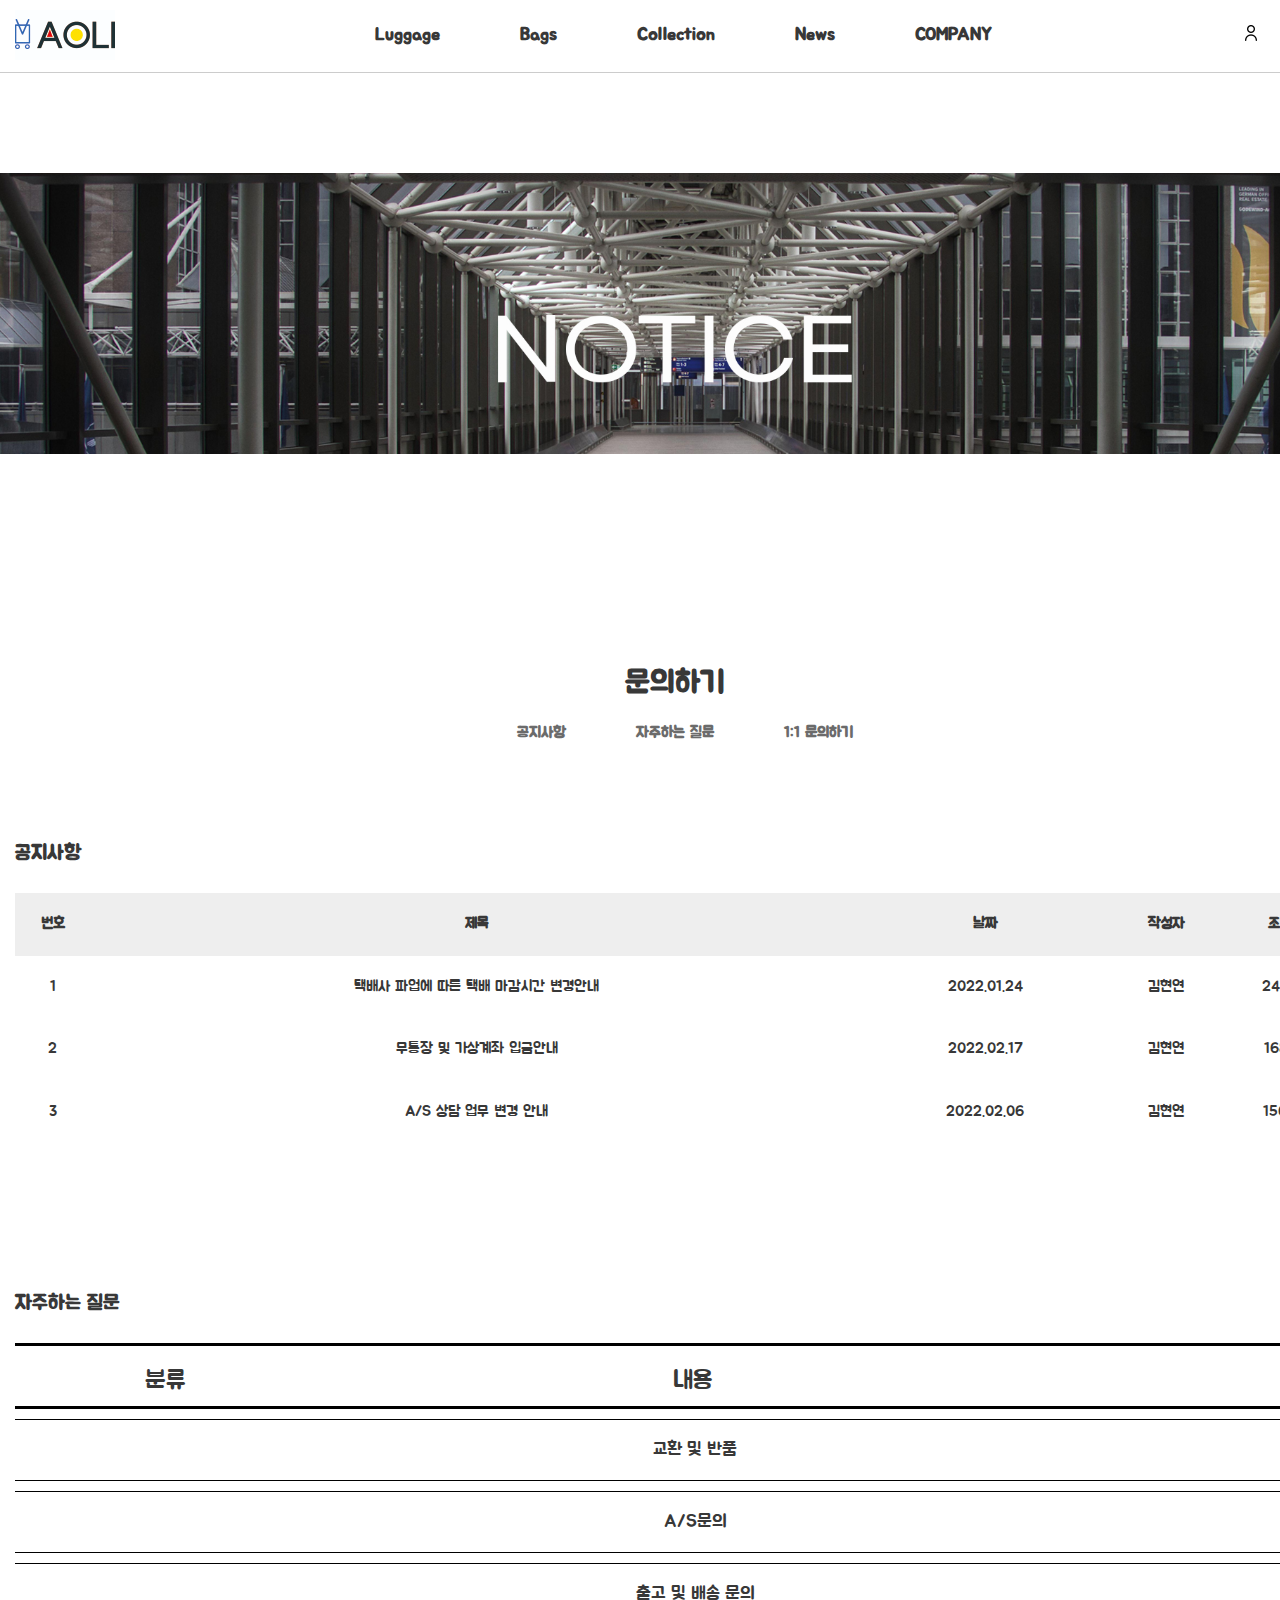
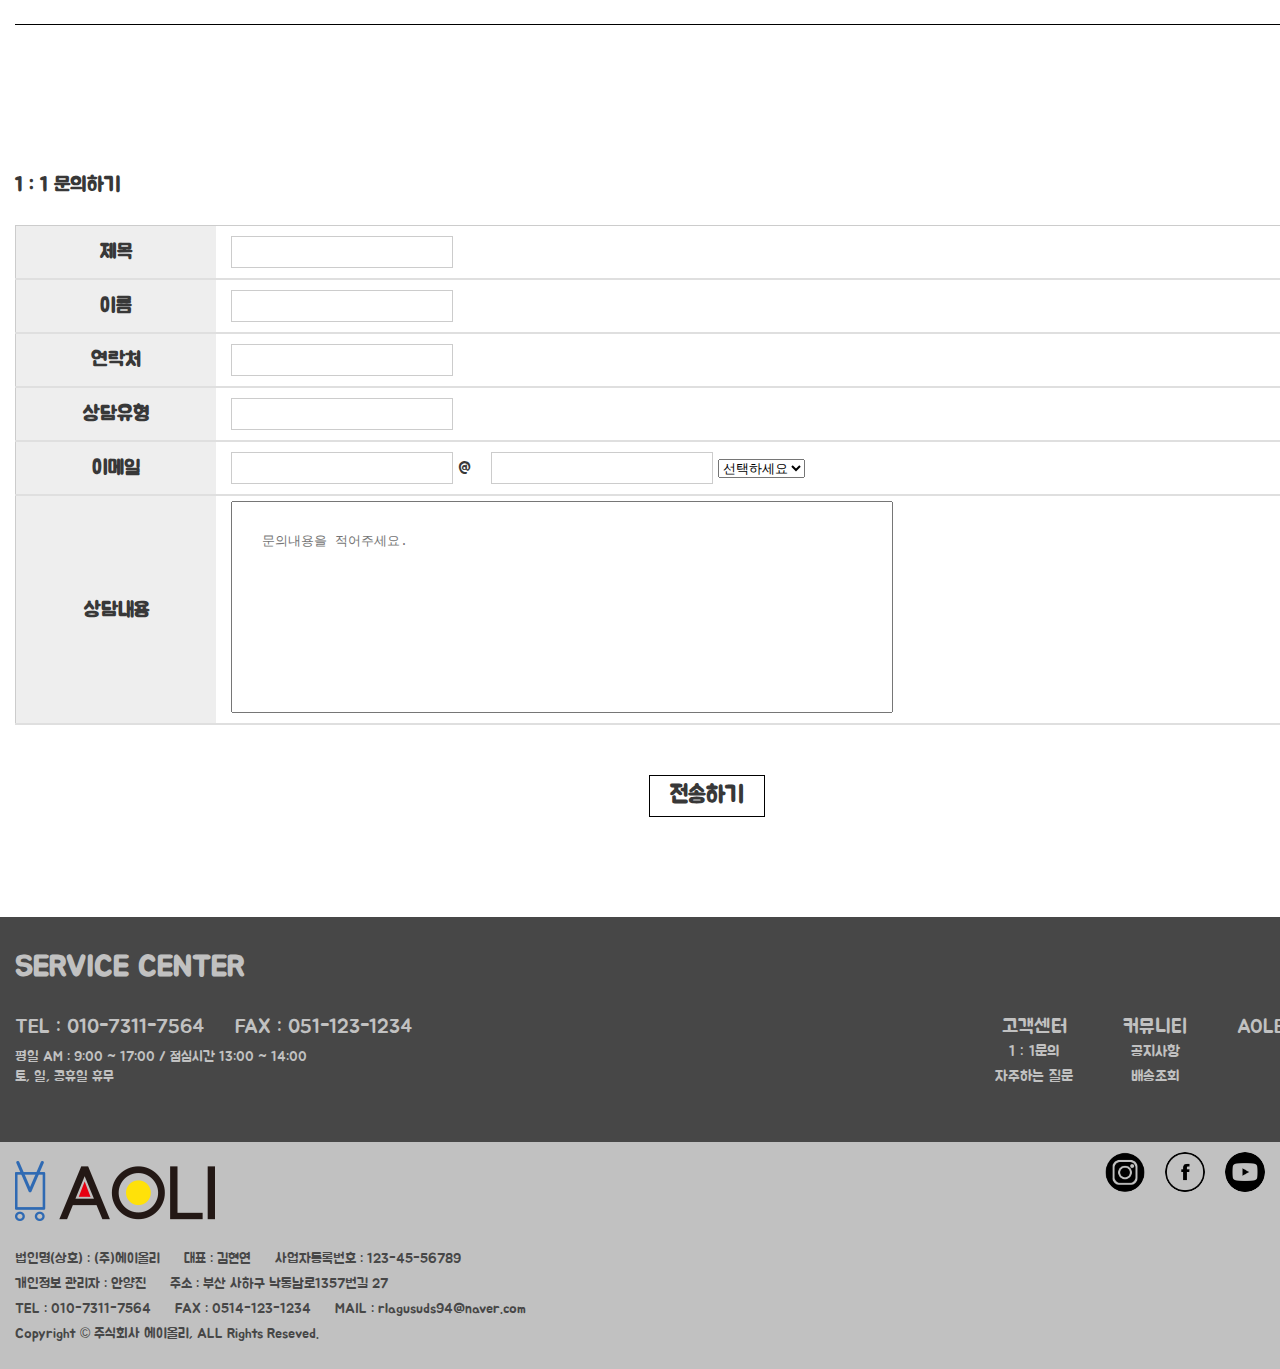
<file: sub4.html>
<!DOCTYPE html>
<html lang="ko">
<head>
    <meta charset="UTF-8">
    <meta http-equiv="X-UA-Compatible" content="IE=edge">
    <meta name="viewport" content="width=device-width, initial-scale=1.0">
    <title>AOLI</title>
</head>
<link rel="stylesheet" href="sub4.css">




<link rel="shortcut icon" href="code_img/favicon.png" type="image/x-icon">
<link href="https://unpkg.com/aos@2.3.1/dist/aos.css" rel="stylesheet">


<link rel="preconnect" href="https://fonts.googleapis.com">
<link rel="preconnect" href="https://fonts.gstatic.com" crossorigin>
<link href="https://fonts.googleapis.com/css2?family=Jua&family=Noto+Sans+KR:wght@100;300;400;500;700;900&family=Playfair+Display:wght@400;500;600;700;800;900&display=swap" rel="stylesheet">


<script src="https://code.jquery.com/jquery-3.6.0.js" integrity="sha256-H+K7U5CnXl1h5ywQfKtSj8PCmoN9aaq30gDh27Xc0jk=" crossorigin="anonymous"></script>

<body>




    <div id="header">
        <div id="header_inner" class="clearfix">
          <h6><a href="index.html"><img src="code_img/LOGO.png" alt=""></a></h6>
          <ul class="clearfix gnb">
            <li>
              <a href="sub2.html">Luggage</a>
              <ul class="sub">
                <li><a href="sub2.html">20인치</a></li>
                <li><a href="sub2.html">24인치</a></li>
                <li><a href="sub2.html">28인치</a></li>
              </ul>
            </li>
            <li>
              <a href="sub2-1.html">Bags</a>
              <ul class="sub">
                <li><a href="sub2-1.html">백팩</a></li>
                <li><a href="sub2-1.html">서류가방</a></li>
                <li><a href="sub2-1.html">크로스백</a></li>
                <li><a href="sub2-1.html">에코백</a></li>
              </ul>
            </li>
            <li>
              <a href="">Collection</a>
              <ul class="sub">
                <li><a href="">파우치</a></li>
                <li><a href="">네임택</a></li>
                <li><a href="">세트</a></li>
              </ul>
            </li>
            <li>
              <a href="sub4.html">News</a>
              <ul class="sub">
                <li><a href="">공지사항</a></li>
                <li><a href="">고객센터</a></li>
              </ul>
            </li>
            <li>
              <a href="sub1.html">COMPANY</a>
            </li>
          </ul>
          <ul class="gnb2">
            <li><a href=""><img src="code_img/user (1).png" alt=""></a></li>
            <li><a href=""><img src="code_img/search (1).png" alt=""></a></li>
          </ul>
        </div>
      </div>






      <div id="mb">
        <img src="code_img/NOTICE.jpg" alt="">
      </div>







      <div id="notice">
        <div id="notice_inner">
            <h1>문의하기</h1>
            <ul class="clearfix">
                <li><a href="#container">공지사항</a></li>
                <li><a href="#container2">자주하는 질문</a></li>
                <li><a href="#container3">1:1 문의하기</a></li>
            </ul>
        </div>
      </div>







      <div id="container">
        <div id="container_inner">
          <h1>공지사항</h1>
          <table>
            <tr>
              <th>번호</th>
              <th>제목</th>
              <th>날짜</th>
              <th>작성자</th>
              <th>조회</th>
            </tr>
            <tr>
              <td>1</td>
              <td><a href="">택배사 파업에 따른 택배 마감시간 변경안내 </a> </td>
              <td>2022.01.24</td>
              <td>김현연</td>
              <td>2473</td>
            </tr>
            <tr>
              <td>2</td>
              <td><a href="">무통장 및 가상계좌 입금안내</a>  </td>
              <td>2022.02.17</td>
              <td>김현연</td>
              <td>1683</td>
            </tr>
            <tr>
              <td>3</td>
              <td><a href="">A/S 상담 업무 변경 안내</a> </td>
              <td>2022.02.06</td>
              <td>김현연</td>
              <td>1569</td>
            </tr>
          </table>
        </div>
      </div>







      <div id="container2">
        <div id="container2_inner">
          <h1>자주하는 질문</h1>
          <ul>
            <li>분류</li>
            <li>내용</li>
          </ul>
          </table>
          <form>
            <div>
              <div style="cursor: pointer;"  id="section1" class="label">
                <p>교환 및 반품</p>
              </div>
              <div  id="section1b" class="elements">
                <p>
                  <span style="font-size: 20px;"> 교환/반품 절차가 궁금합니다.</span>  <br>
                  <br>
                  <br>
                  <br>
                  상품의 교환,환불,A/S를 위한 상품 회수접수는 키코 본사 측에서 지정 택배사 CJ대한통운을 통하여<br>
                  직접 회수접수를 해드리고 있으며, 택배사 영업일 기준 3일 이내에 택배 기사님의 방문회수 처리가 이루어집니다. <br>
                  제품 특성상 운송/제조 과정에서 발생한 미세한 스크래치가 있을 수 있으며, <br>
                  증정되는 모든 사은품의 불량은 교환/반품 사유가 되지 않습니다. <br>
                  <br>
                  <span style="color: rgb(241, 71, 71);">※교환/반품이 불가능한 경우</span><br>
                  <br>
                  - 제품 택을 제거하였거나, 구매완료 후 7일 이후<br>
                  - 제품 및 포장박스가 훼손되었거나, 증정된 구성품이 누락된 경우<br>
                  - 비밀번호를 변경했거나,  변경한 비밀번호를 모를 경우<br>
                  - 1회 이상 사용하였을 경우<br>
                  <br>
                  <br>
                  제품 교환의 경우, 삼품이 본사로 회수되어야 새상품 출고가 이루어지며, 상품 회수일을 기점으로 7일 ~ 14일 정도 소요됩니다. <br>
                  <br>
                  ※ 교환 택배비 - 캐리어 왕복 16,000원/소상품(여행용품)왕복 6,000원<br>
                  ※ 반품 택배비 - 캐리어 8,000원/소상품(여행용품)3,000원<br>
                  <br>
                  배송완료 후 7일 이내 기능상의 문제, 구조상의 결함으로 인한 교환/반품 건은 택배비가 청구되지 않습니다. <br>
                  <br>
                  <span style="font-size: 25px;">교환/반품 주소지 : 부산 사하구 낙동남로1357번길 27</span>
                </p>
                
               </div>
              </div>
            <div>
          
            <div style="cursor: pointer;" id="section2" class="label">
              <p>A/S문의</p>
            </div>
            <div  class="elements">
              <span style="font-size: 20px;">
                1. A/S 비용은 얼마인가요? <br>
                2. A/S 가능한 부분은 무엇입니까? <br>
                3. 제품 회수는 어떻게 진해되나요? <br>
              </span>
              <br>
              <br>
              <br>
              <p>
                1.제품 품질 보증기간은 구매일로부터 1년입니다. <br>
                A/S 가 필요한 부분에 따라 유상 A/S 금액이 상이할 수 있으며, 부품이 단종되는 경우 A/S가 불가능합니다. <br>
                <span style="color: rgb(92, 92, 245);">- 구매일로부터 1년 이내 : 무상A/S(왕복 택배비 고객부담)</span><br>
                <span  style="color: rgb(92, 92, 245);">- 구매일로부터 1년 이후 : 유상 A/S(왕복 택배비 포함 수리비 발생)</span><br>
                <br>
                <span  style="color: rgb(241, 71, 71);">※ 고객 과실로 인한 A/S 건은 품질 보증 기간과 상관 없이 왕복 택배비 및 A/S 비용이 발생합니다.</span><br>
                ※A/S 택배 비용은 왕복 16,000원 입니다. <br>
                <br>
                2.트롤리, 바퀴, 잠금장치, 손잡이 파츠는 수리가 가능하며, 캐리어 판과 지퍼(재봉포함)은 A/S가 불가능합니다. <br>
                <span  style="color: rgb(241, 71, 71);">※ TSA 마스터키는 공항 보안요원이 불시 검문을 위하여 소지하고 있는 것이므로, 별도 증정 판매가 불가능합니다.</span> <br>
                <br>
                3.반품, 쇼환, A/S를 위해 에이올리 본사에 CJ대한통운 측에 회수접수를하고 있으며, 택배사 영업일 기준 1일 ~ 3일이내 기사님의 방문회수가 이루어 집니다.
              </p>
            </div>
          </div>

          <div>
            <div style="cursor: pointer;"  id="section1" class="label">
              <p>출고 및 배송 문의</p>
            </div>
            <div  id="section1b" class="elements">
              <span style="font-size: 20px;" >
                상품 출고는 언제되나요??
              </span>
              <br>
              <br>
              <br>
              <p>
                당일 16시(오후 4시)이전 주문건은 당일 출고되어 발송됩니다. <br>
                (영업일 기준 / 주말 및 공휴일 제외) <br>
                <br>
                 배송 기간은 평균적으로 2 ~ 3일 정도 소요되며, 택배사의 사정에 따라 지연될 수 있습니다. <br>
                 자세한 사항은 지정 택배사 CJ대한통운을 통하여 문의해 주시기 바랍니다. <br>
                 <br>
                 CJ대한통운 고객센터 : 1588-1255
              </p>
             </div>
            </div>
          <div>
          </form>
        </div>
      </div>





      <div id="container3">
        <div id="container3_inner">
          <h1>1 : 1 문의하기</h1>
          <form name="frmData" id="frmData" method="post">
          <table>
            <tr>
              <th>제목</th>
              <td><input type="text"></td>
            </tr>
            <tr>
              <th>이름</th>
              <td><input type="text"></td>
            </tr>
            <tr>
              <th>연락처</th>
              <td><input type="text"></td>
            </tr>
            <tr>
              <th>상담유형</th>
              <td><input type="text"></td>
            </tr>
            <tr>
              <th>이메일</th>
              <td>
                <input type="text">
                @
                <input type="text">
                <select name="" id="">
                  <option value="">선택하세요</option>
                  <option value="">naver.com</option>
                  <option value="">daum.net</option>
                  <option value="">nate.com</option>
                  <option value="">gmail.com</option>
                </select> </td>
            </tr>
            <tr>
              <th>상담내용</th>
              <td><textarea name="" id="" cols="10" rows="10" placeholder="문의내용을 적어주세요." style="resize: none;"></textarea></td>
            </tr>
          </table>
        </form>
          <h2 style="cursor: pointer;">전송하기</h2>
        </div>
      </div>








      <div id="footer">
        <div id="footer_inner" class="clearfix">
          <h1>SERVICE CENTER </h1>
      
          <div class="f_box">
            <ul class="clearfix">
              <li>TEL : 010-7311-7564</li>
              <li>FAX : 051-123-1234</li>
            </ul>
            <p>평일  AM : 9:00 ~ 17:00  / 점심시간 13:00 ~ 14:00</p>
            <p>토, 일, 공휴일 휴무</p>
          </div>
      
          <div class="f_box2 clearfix">
            <ul>
              <li><a href="">고객센터</a></li>
              <li><a href="sub4.html"> 1 : 1문의</a></li>
              <li><a href="sub4.html"> 자주하는 질문</a></li>
            </ul>
            <ul>
              <li><a href=""> 커뮤니티</a></li>
              <li><a href="sub4.html"> 공지사항</a></li>
              <li><a href="https://www.cjlogistics.com/ko/tool/parcel/tracking"> 배송조회</a></li>
            </ul>
            <ul>
              <li><a href="sub1.html"> AOLE</a></li>
            </ul>
          </div>
        </div>
      </div>
      
      
      
      
      
      <div id="footer2">
        <div id="footer2_inner">
          <div class=" clearfix">
            <h6><img src="code_img/footer_logo.png" alt=""></h6>
            <ul class="clearfix " >
              <li class="f_img1"><a href="https://www.naver.com/"></a></li>
              <li class="f_img2"><a href="https://www.naver.com/"></a></li>
              <li class="f_img3"><a href="https://www.naver.com/"></a></li>
              <li class="f_img4"><a href="https://www.naver.com/"></a></li>
            </ul>
          </div>
          <div>
          <p><span> 법인명(상호) : (주)에이올리</span> <span> 대표 : 김현연 </span> 사업자등록번호 : 123-45-56789 </p>
          <p><span> 개인정보 관리자 : 안양진  </span>    주소 : 부산 사하구 낙동남로1357번길 27</p>
          <p> <span> TEL : 010-7311-7564</span>   <span> FAX : 0514-123-1234</span>  <span> MAIL : rlagusuds94@naver.com</p></span>
          <p>Copyright © 주식회사 에이올리, ALL Rights Reseved.</p>
          <a href="#header" class="up_down2">
            <img src="code_img/arrow-circle-up.png" alt="">
          </a>
        </div>
        </div>
      </div>
      <script>
        let topBtn = document.querySelector(".up_down2");
        window.onscroll = () => window.scrollY > 500 ? topBtn.style.opacity = 1 : topBtn.style.opacity = 0
           </script>











      <script type="text/javascript">

        var elements = document.getElementsByTagName("div");
        
        // 모든 영역 접기
        for (var i = 0; i < elements.length; i++) {
          if (elements[i].className == "elements") {
            elements[i].style.display="none";
          } else if (elements[i].className == "label") {
            elements[i].onclick=switchDisplay;
          }
        }
        
        // 상태에 따라 접거나 펼치기
        function switchDisplay() {
        
          var parent = this.parentNode;
          var target = parent.getElementsByTagName("div")[1];
        
          if (target.style.display == "none") {
            target.style.display="block";
          } else {
            target.style.display="none";
          }
          return false;
        }
        </script>



<script type="text/javascript" language="javascript">


	// 팝업오픈하여 폼데이터 Post 전송
	function openPop(){
		
		
		var pop_title = "popupOpener" ;
		
		window.open("", pop_title) ;
		
		var frmData = document.frmData ;
		frmData.target = pop_title ;
		frmData.action = "popup.jsp" ;
		
		frmData.submit() ;
		
		
		
	}


</script>



<script>
  $(function () {
    $(" h2").mousedown(function () {
        alert("문의해주셔서 감사합니다.!");
      });
    });
</script>

</body>
</html>
</file>
<file: sub1.css>
/*
기본     font-family: 'Jua', sans-serif;
얇은 글씨   font-family: 'Noto Sans KR', sans-serif;
영어 포인트     font-family: 'Playfair Display', serif;
*/



html,body{ width:100%; height:100vh;}
.box{ width:100%; height:100%; position:relative;}
*{margin: 0;padding: 0;}
a{
    text-decoration: none;
    color: inherit;
}
ul,ol{
    list-style: none;
}

body{
    font-family: 'Jua', sans-serif;
    font-size: 15px;
    line-height: 20px;
    color: rgb(56, 56, 56);
    min-width: 1350px;
}
.clearfix::after{
    content: "";
    display: block;
    clear: both;
}






#header{
    border-bottom: 1px solid #ccc;
}
#header_inner{
    width: 1320px;
    margin: 0 auto;
}
.gnb>li{
    float: left;
    padding: 10px 30px;
    font-weight: bold;
    margin-top: 15px;
    font-size: 18px;
}
.gnb>li:nth-child(1){
    margin-left: 220px;
}
#header_inner h6{
    float: left;
    padding-top: 10px;
}
.gnb{
    float: left;
}
.gnb>li{
    position: relative;
}
.gnb>li>a{
    padding:  10px;
    padding-bottom: 13px;
    
}
.sub{
    position: absolute;
    left: 0;
    top: 115%;
    width: 100%;
    z-index: 10;
    text-align: center;
    opacity: 0;
    transform: scaleY(0);
    transform-origin:top ;
    border: 1px solid #ccc;
    background-color: white;
}
.sub>li{
    font-size: 14px;
    font-weight: normal;
    padding: 10px 0;
}
.sub>li>a{
    display: block;
}
.gnb>li:hover>.sub{
    opacity: 1;
    transform: scaleY(1);
    transition: all 0.8s;
}
.sub>li:hover{
    color: rgb(104, 104, 104,0.5);
}
.gnb>li:hover>a{
    border-bottom: 3px solid blue;
}
.gnb2>li{
    float: left;
    padding: 25px 20px
}
.gnb2{float: right;}
.gnb2 li:hover{
    transform: scale(1.2);
    transition: all 0.5s;
}







#mb{
    position: relative;
    width: 100%;
    height: 410px;
    margin: 100px 0;
    
}
#mb img{
    width: 100%;
    height: 100%;
}
#mb h2{
    position: absolute;
    top: 40%;
    left: 18%;
    font-size: 100px;
    line-height: 100%;
}







#who_inner{
    width: 1320px;
    margin: 0 auto;
    text-align: center;
    padding-bottom: 150px;
}
#who_inner h1{
    font-size: 120px;
    line-height: 100%;
    padding-bottom: 50px;
}
#who_inner h1 span{
    padding-left: 50px;
}
#who_inner h1 span:nth-child(1){
    padding-left: 0;
}
#who_inner p{
    font-size: 30px;
    line-height: 160%;

}
#who_inner p:nth-child(2){
    padding-bottom: 50px;
}








#container_inner{
    width: 1320px;
    margin: 0 auto;
    
}
.con_box{
    display: flex;
    flex-wrap: nowrap;
    padding-bottom: 200px;
}
.con_img{
    width: 50%;
    height: 600px;
    
}
.con_img img{
    width: 100%;
    height: 100%;
}
.con_text{
    width: 50%;
    height: 600px;
    padding: 50px;
    box-sizing: border-box;
}
.con_text h2{
    font-size: 80px;
    padding-bottom: 20px;
    padding-top: 100px;
    line-height: 100%;
}
.con_text h3{
    font-size: 30px;
    padding-bottom: 30px;
}
.con_text p{
    font-size: 25px;
    font-family: 'Noto Sans KR', sans-serif;
    font-weight:400;
    line-height: 130%;
}






#nav_inner{
    width: 1320px;
    margin:  0 auto;
}
#nav_inner h2{
    font-size: 30px;
    padding-bottom: 50px;
    padding-top: 100px;
    text-align: center;
}

#nav_inner ul:nth-child(1){
    padding-left: 33%;
    padding-right: 13%;
}

#nav_inner ul:nth-child(2){
    font-size: 20px;
    padding-bottom: 10px;
}
.nav_text ul{
    float: left;
    line-height: 100%;
    padding-top: 50px;
}
.nav_text1 li{
    font-size: 25px;
    line-height: 100%;
    padding-bottom: 50px;
    text-align: center;
}
.nav_text2 li{
    font-size: 16px;
    line-height: 100%;
    padding-bottom: 60px;
    font-family: 'Noto Sans KR', sans-serif;
}








#footer{
    background-color: rgba(71,71,71);
    color: rgba(193,193,193);
}
#footer_inner{
    width: 1320px;
    margin: 0 auto;
    padding-bottom: 50px;
}
#footer_inner h1{
    padding: 40px 0;
}
.f_box{
    float: left;
}
.f_box ul li{
    float: left;
    padding-bottom: 10px;
    font-size: 20px;
}
.f_box ul li:nth-child(1){
    padding-right: 30px;
}
.f_box p{
    font-size: 14px;
}
.f_box2{
    float: right;
}
.f_box2 ul{
    float: left;
    padding-right: 50px;
    text-align: center;
}
.f_box2 ul li{
    padding-bottom: 5px;
}
.f_box2 ul:nth-child(3){
    padding-right: 0;
}
.f_box2 ul li:nth-child(1){
    font-size: 20px;
}
.f_box2 ul li:hover{
    color: white;
    font-weight: bold;
}





#footer2{
    color: rgba(71,71,71);
    background-color: rgba(193,193,193);
}
#footer2_inner{
    width: 1320px;
    margin: 0 auto;
    padding-bottom: 20px;
    position: relative;
}
#footer2_inner h6{
    float: left;
}
#footer2_inner ul{
    float: right;
}
#footer2_inner ul li{
    float: left;
    margin: 0 10px;
    margin-top: 10px;
    width: 40px;
    height: 40px;
    border-radius: 50px;
}
#footer2_inner ul li a{
    display: block;
    width: 100%;
    height: 100%;
}

#footer2_inner p span{
    padding-right: 20px;
}
#footer2_inner ul li:nth-child(4){
    padding-right: 0;
}
#footer2_inner p{
    padding-bottom: 5px;
    font-size: 14px;
}


.f_img1{
    background-image: url("code_img/instagram.png");
    background-repeat: no-repeat;
    background-position: center top;
    background-size: 40px;
}
.f_img1:hover{
    background-image: url("code_img/premium-icon-instagram-4494488.png");
    background-repeat: no-repeat;
    background-position: center top;
    background-size: 40px;
    transition: all 0.5s;
    box-shadow: 8px 8px 8px rgba(0,0,0,0.7);
}
.f_img2{
    background-image: url("code_img/facebook.png");
    background-repeat: no-repeat;
    background-position: center top;
    background-size: 40px;
}
.f_img2:hover{
    background-image: url("code_img/free-icon-facebook-5968764.png");
    background-repeat: no-repeat;
    background-position: center top;
    background-size: 40px;
    transition: all 0.5s;
    box-shadow: 8px 8px 8px rgba(0,0,0,0.7);
}.f_img3{
    background-image: url("code_img/youtube.png");
    background-repeat: no-repeat;
    background-position: center top;
    background-size: 40px;
}
.f_img3:hover{
    background-image: url("code_img/premium-icon-youtube-3670147.png");
    background-repeat: no-repeat;
    background-position: center top;
    background-size: 40px;
    transition: all 0.5s;
    box-shadow: 8px 8px 8px rgba(0,0,0,0.7);
}
.f_img4{
    background-image: url("code_img/kakao-talk (1).png");
    background-repeat: no-repeat;
    background-position: center top;
    background-size: 40px;
}
.f_img4:hover{
    background-image: url("code_img/kakao-talk.png");
    background-repeat: no-repeat;
    background-position: center top;
    background-size: 40px;
    transition: all 0.5s;
    box-shadow: 8px 8px 8px rgba(0,0,0,0.7);
}
.up_down2{
    display: block;
    position: fixed;
    bottom:  30px;
    right: 50px;
    border: 1px solid #ccc;
    border-radius: 50%;
    overflow: hidden;
    background-color: white;
    width: 50px;
    height: 50px;
    text-align: center;
    box-shadow: 1px 3px 1px rgba(0,0,0,0.3);
    opacity: 0;
}
.up_down2 img{
    margin-top: 13px;
}
.up_down2:hover{
    transform: translateY(-5px);
    transition: all 0.5s;
}
</file>
<file: sub2-1.css>
/*
기본     font-family: 'Jua', sans-serif;
얇은 글씨   font-family: 'Noto Sans KR', sans-serif;
영어 포인트     font-family: 'Playfair Display', serif;
*/



html,body{ width:100%; height:100vh;}
.box{ width:100%; height:100%; position:relative;}
*{margin: 0;padding: 0;}
a{
    text-decoration: none;
    color: inherit;
}
ul,ol{
    list-style: none;
}

body{
    font-family: 'Jua', sans-serif;
    font-size: 15px;
    line-height: 20px;
    color: rgb(56, 56, 56);
    min-width: 1350px;
}
.clearfix::after{
    content: "";
    display: block;
    clear: both;
}






#header{
    border-bottom: 1px solid #ccc;
}
#header_inner{
    width: 1320px;
    margin: 0 auto;
}
.gnb>li{
    float: left;
    padding: 10px 30px;
    font-weight: bold;
    margin-top: 15px;
    font-size: 18px;
}
.gnb>li:nth-child(1){
    margin-left: 220px;
}
#header_inner h6{
    float: left;
    padding-top: 10px;
}
.gnb{
    float: left;
}
.gnb>li{
    position: relative;
}
.gnb>li>a{
    padding:  10px;
    padding-bottom: 13px;
    
}
.sub{
    position: absolute;
    left: 0;
    top: 115%;
    width: 100%;
    z-index: 10;
    text-align: center;
    opacity: 0;
    transform: scaleY(0);
    transform-origin:top ;
    border: 1px solid #ccc;
    background-color: white;
}
.sub>li{
    font-size: 14px;
    font-weight: normal;
    padding: 10px 0;
}
.sub>li>a{
    display: block;
}
.gnb>li:hover>.sub{
    opacity: 1;
    transform: scaleY(1);
    transition: all 0.8s;
}
.sub>li:hover{
    color: rgb(104, 104, 104,0.5);
}
.gnb>li:hover>a{
    border-bottom: 3px solid blue;
}
.gnb2>li{
    float: left;
    padding: 25px 20px
}
.gnb2{float: right;}
.gnb2 li:hover{
    transform: scale(1.2);
    transition: all 0.5s;
}





#mb{
    width: 100%;
    height: 400px;
    overflow: hidden;
    padding: 100px 0;
}
#mb img{
    width: 100%;
}















#container{
    width:1320px;
    margin:0 auto;
    position: relative;
}
#container>h2{
    padding:20px 0 10px;
    text-align: center;
    font-size: 30px;
}
.map{
    text-align: right;
    padding-bottom:20px;
}
.map li{
    display: inline-block;
    font-size:12px;
    padding-right:5px;
}
.map li{
    color:#777777;
}
.map li img{
    vertical-align: middle;
}
.tabs li{
    padding-right: 50px;
    display: inline-block;
    color: rgb(124, 124, 124);
}
.tabs li.active{
    font-weight: bold;
    color: black;
}
.tabs li:nth-child(1){
    margin-left: 35%;
    margin-bottom: 100px;
}
.tab_content select{
    position: absolute;
    top: 150px;
    right: 0;
    padding: 8px 13px;
}
.tab_content select option{
    padding: 50px ;
}
.tab_content select{
    color: rgb(56, 56, 56);
}








.tab_content>ul{
    display: flex;
    justify-content: flex-start;
}

.tab_content>ul>li{
    width: 315px;
    height: 455px;
    text-align: center;
    position: relative;
    box-sizing: border-box;
    margin-bottom: 20px;
    margin-right: 20px;
}
.tab_content ul li:nth-child(4){
    margin-right: 0;
}
.tabs1_img{
    width: 315px;
    height: 320px;
    overflow: hidden;
    border: 1px solid #ccc;
}
.tabs1_img img{
    width: 180px;
    height: 260px;
    padding-top: 15px;
}
.icon_img img{
    width: 20px;
    height: 20px;
}
.icon_img li{
    float: left;
    padding: 10px 10px;
}
.icon_img li:hover{
    transform: scale(1.2);
    transition: all 0.5s;

}
.tab_content ul li p{
    position: absolute;
    bottom: 105px;
    right: 10px;
    font-weight: bold;
}
.tab_content ul li h2,h4{
    text-align: left;
    padding-left: 20px;
}
.tab_content ul li h4{
    padding-bottom: 10px;
    font-size: 18px;
}
.share{
    position: absolute;
    bottom: 30px;
    right: 30px;
}
.share_sub{
    position: absolute;
    bottom: 30px;
    right: 0px;
    display: none;
}
.share_sub li{
    width: 30px;
    height: 30px;
    float: left;
    padding-right: 10px;
}
.share_sub li img{
    width: 100%;
    height: 100%;

}














.tab_content ul:nth-child(5){padding-bottom: 100px;}
.tabs1_img img:hover{transform: scale(1.1);  transition: all 0.5s;}












#footer{
    background-color: rgba(71,71,71);
    color: rgba(193,193,193);
}
#footer_inner{
    width: 1320px;
    margin: 0 auto;
    padding-bottom: 50px;
}
#footer_inner h1{
    padding: 40px 0;
}
.f_box{
    float: left;
}
.f_box ul li{
    float: left;
    padding-bottom: 10px;
    font-size: 20px;
}
.f_box ul li:nth-child(1){
    padding-right: 30px;
}
.f_box p{
    font-size: 14px;
}
.f_box2{
    float: right;
}
.f_box2 ul{
    float: left;
    padding-right: 50px;
    text-align: center;
}
.f_box2 ul li{
    padding-bottom: 5px;
}
.f_box2 ul li:nth-child(3){
    padding-right: 0;
}
.f_box2 ul li:nth-child(1){
    font-size: 20px;
}
.f_box2 ul li:hover{
    color: white;
    font-weight: bold;
}





#footer2{
    color: rgba(71,71,71);
    background-color: rgba(193,193,193);
}
#footer2_inner{
    width: 1320px;
    margin: 0 auto;
    padding-bottom: 20px;
    position: relative;
}
#footer2_inner h6{
    float: left;
}
#footer2_inner ul{
    float: right;
}
#footer2_inner ul li{
    float: left;
    margin: 0 10px;
    margin-top: 10px;
    width: 40px;
    height: 40px;
    border-radius: 50px;
}
#footer2_inner ul li a{
    display: block;
    width: 100%;
    height: 100%;
}

#footer2_inner p span{
    padding-right: 20px;
}
#footer2_inner ul li:nth-child(4){
    padding-right: 0;
}
#footer2_inner p{
    padding-bottom: 5px;
    font-size: 14px;
}


.f_img1{
    background-image: url("code_img/instagram.png");
    background-repeat: no-repeat;
    background-position: center top;
    background-size: 40px;
}
.f_img1:hover{
    background-image: url("code_img/premium-icon-instagram-4494488.png");
    background-repeat: no-repeat;
    background-position: center top;
    background-size: 40px;
    transition: all 0.5s;
    box-shadow: 8px 8px 8px rgba(0,0,0,0.7);
}
.f_img2{
    background-image: url("code_img/facebook.png");
    background-repeat: no-repeat;
    background-position: center top;
    background-size: 40px;
}
.f_img2:hover{
    background-image: url("code_img/free-icon-facebook-5968764.png");
    background-repeat: no-repeat;
    background-position: center top;
    background-size: 40px;
    transition: all 0.5s;
    box-shadow: 8px 8px 8px rgba(0,0,0,0.7);
}.f_img3{
    background-image: url("code_img/youtube.png");
    background-repeat: no-repeat;
    background-position: center top;
    background-size: 40px;
}
.f_img3:hover{
    background-image: url("code_img/premium-icon-youtube-3670147.png");
    background-repeat: no-repeat;
    background-position: center top;
    background-size: 40px;
    transition: all 0.5s;
    box-shadow: 8px 8px 8px rgba(0,0,0,0.7);
}
.f_img4{
    background-image: url("code_img/kakao-talk (1).png");
    background-repeat: no-repeat;
    background-position: center top;
    background-size: 40px;
}
.f_img4:hover{
    background-image: url("code_img/kakao-talk.png");
    background-repeat: no-repeat;
    background-position: center top;
    background-size: 40px;
    transition: all 0.5s;
    box-shadow: 8px 8px 8px rgba(0,0,0,0.7);
}
.up_down2{
    display: block;
    position: fixed;
    bottom:  30px;
    right: 50px;
    border: 1px solid #ccc;
    border-radius: 50%;
    overflow: hidden;
    background-color: white;
    width: 50px;
    height: 50px;
    text-align: center;
    box-shadow: 1px 3px 1px rgba(0,0,0,0.3);
    opacity: 0;
}
.up_down2 img{
    margin-top: 13px;
}
.up_down2:hover{
    transform: translateY(-5px);
    transition: all 0.5s;
}
</file>
<file: sub2.css>
/*
기본     font-family: 'Jua', sans-serif;
얇은 글씨   font-family: 'Noto Sans KR', sans-serif;
영어 포인트     font-family: 'Playfair Display', serif;
*/



html,body{ width:100%; height:100vh;}
.box{ width:100%; height:100%; position:relative;}
*{margin: 0;padding: 0;}
a{
    text-decoration: none;
    color: inherit;
}
ul,ol{
    list-style: none;
}

body{
    font-family: 'Jua', sans-serif;
    font-size: 15px;
    line-height: 20px;
    color: rgb(56, 56, 56);
    min-width: 1350px;
}
.clearfix::after{
    content: "";
    display: block;
    clear: both;
}






#header{
    border-bottom: 1px solid #ccc;
}
#header_inner{
    width: 1320px;
    margin: 0 auto;
}
.gnb>li{
    float: left;
    padding: 10px 30px;
    font-weight: bold;
    margin-top: 15px;
    font-size: 18px;
}
.gnb>li:nth-child(1){
    margin-left: 220px;
}
#header_inner h6{
    float: left;
    padding-top: 10px;
}
.gnb{
    float: left;
}
.gnb>li{
    position: relative;
}
.gnb>li>a{
    padding:  10px;
    padding-bottom: 13px;
    
}
.sub{
    position: absolute;
    left: 0;
    top: 115%;
    width: 100%;
    z-index: 10;
    text-align: center;
    opacity: 0;
    transform: scaleY(0);
    transform-origin:top ;
    border: 1px solid #ccc;
    background-color: white;
}
.sub>li{
    font-size: 14px;
    font-weight: normal;
    padding: 10px 0;
}
.sub>li>a{
    display: block;
}
.gnb>li:hover>.sub{
    opacity: 1;
    transform: scaleY(1);
    transition: all 0.8s;
}
.sub>li:hover{
    color: rgb(104, 104, 104,0.5);
}
.gnb>li:hover>a{
    border-bottom: 3px solid blue;
}
.gnb2>li{
    float: left;
    padding: 25px 20px
}
.gnb2{float: right;}
.gnb2 li:hover{
    transform: scale(1.2);
    transition: all 0.5s;
}





#mb{
    width: 100%;
    height: 400px;
    overflow: hidden;
    padding: 100px 0;
}
#mb img{
    width: 100%;
}















#container{
    width:1320px;
    margin:0 auto;
    position: relative;
}
#container>h2{
    padding:20px 0 10px;
    text-align: center;
    font-size: 30px;
}
.map{
    text-align: right;
    padding-bottom:20px;
}
.map li{
    display: inline-block;
    font-size:12px;
    padding-right:5px;
}
.map li{
    color:#777777;
}
.map li img{
    vertical-align: middle;
}
.tabs li{
    padding-right: 50px;
    display: inline-block;
    color: rgb(124, 124, 124);
}
.tabs li.active{
    font-weight: bold;
    color: black;
}
.tabs li:nth-child(1){
    margin-left: 39%;
    margin-bottom: 100px;
}
.tab_content select{
    position: absolute;
    top: 150px;
    right: 0;
    padding: 8px 13px;
}
.tab_content select option{
    padding: 50px ;
}
.tab_content select{
    color: rgb(56, 56, 56);
}








.tab_content>ul{
    display: flex;
    justify-content: flex-start;
}

.tab_content>ul>li{
    width: 315px;
    height: 455px;
    text-align: center;
    position: relative;
    box-sizing: border-box;
    margin-bottom: 20px;
    margin-right: 20px;
}
.tab_content ul li:nth-child(4){
    margin-right: 0;
}
.tabs1_img{
    width: 315px;
    height: 320px;
    overflow: hidden;
    border: 1px solid #ccc;
}
.tabs1_img img{
    width: 180px;
    height: 260px;
    padding-top: 15px;
}
.icon_img img{
    width: 20px;
    height: 20px;
}
.icon_img li{
    float: left;
    padding: 10px 10px;
}
.icon_img li:hover{
    transform: scale(1.2);
    transition: all 0.5s;

}
.tab_content ul li p{
    position: absolute;
    bottom: 105px;
    right: 10px;
    font-weight: bold;
}
.tab_content ul li h2,h4{
    text-align: left;
    padding-left: 20px;
}
.tab_content ul li h4{
    padding-bottom: 10px;
    font-size: 18px;
}
.share{
    position: absolute;
    bottom: 30px;
    right: 30px;
}
.share_sub{
    position: absolute;
    bottom: 30px;
    right: 0px;
    display: none;
}
.share_sub li{
    width: 30px;
    height: 30px;
    float: left;
    padding-right: 10px;
}
.share_sub li img{
    width: 100%;
    height: 100%;

}














.tab_content ul:nth-child(5){padding-bottom: 100px;}
.tabs1_img img:hover{transform: scale(1.1);  transition: all 0.5s;}












#footer{
    background-color: rgba(71,71,71);
    color: rgba(193,193,193);
}
#footer_inner{
    width: 1320px;
    margin: 0 auto;
    padding-bottom: 50px;
}
#footer_inner h1{
    padding: 40px 0;
}
.f_box{
    float: left;
}
.f_box ul li{
    float: left;
    padding-bottom: 10px;
    font-size: 20px;
}
.f_box ul li:nth-child(1){
    padding-right: 30px;
}
.f_box p{
    font-size: 14px;
}
.f_box2{
    float: right;
}
.f_box2 ul{
    float: left;
    padding-right: 50px;
    text-align: center;
}
.f_box2 ul li{
    padding-bottom: 5px;
}
.f_box2 ul li:nth-child(3){
    padding-right: 0;
}
.f_box2 ul li:nth-child(1){
    font-size: 20px;
}
.f_box2 ul li:hover{
    color: white;
    font-weight: bold;
}





#footer2{
    color: rgba(71,71,71);
    background-color: rgba(193,193,193);
}
#footer2_inner{
    width: 1320px;
    margin: 0 auto;
    padding-bottom: 20px;
    position: relative;
}
#footer2_inner h6{
    float: left;
}
#footer2_inner ul{
    float: right;
}
#footer2_inner ul li{
    float: left;
    margin: 0 10px;
    margin-top: 10px;
    width: 40px;
    height: 40px;
    border-radius: 50px;
}
#footer2_inner ul li a{
    display: block;
    width: 100%;
    height: 100%;
}

#footer2_inner p span{
    padding-right: 20px;
}
#footer2_inner ul li:nth-child(4){
    padding-right: 0;
}
#footer2_inner p{
    padding-bottom: 5px;
    font-size: 14px;
}


.f_img1{
    background-image: url("code_img/instagram.png");
    background-repeat: no-repeat;
    background-position: center top;
    background-size: 40px;
}
.f_img1:hover{
    background-image: url("code_img/premium-icon-instagram-4494488.png");
    background-repeat: no-repeat;
    background-position: center top;
    background-size: 40px;
    transition: all 0.5s;
    box-shadow: 8px 8px 8px rgba(0,0,0,0.7);
}
.f_img2{
    background-image: url("code_img/facebook.png");
    background-repeat: no-repeat;
    background-position: center top;
    background-size: 40px;
}
.f_img2:hover{
    background-image: url("code_img/free-icon-facebook-5968764.png");
    background-repeat: no-repeat;
    background-position: center top;
    background-size: 40px;
    transition: all 0.5s;
    box-shadow: 8px 8px 8px rgba(0,0,0,0.7);
}.f_img3{
    background-image: url("code_img/youtube.png");
    background-repeat: no-repeat;
    background-position: center top;
    background-size: 40px;
}
.f_img3:hover{
    background-image: url("code_img/premium-icon-youtube-3670147.png");
    background-repeat: no-repeat;
    background-position: center top;
    background-size: 40px;
    transition: all 0.5s;
    box-shadow: 8px 8px 8px rgba(0,0,0,0.7);
}
.f_img4{
    background-image: url("code_img/kakao-talk (1).png");
    background-repeat: no-repeat;
    background-position: center top;
    background-size: 40px;
}
.f_img4:hover{
    background-image: url("code_img/kakao-talk.png");
    background-repeat: no-repeat;
    background-position: center top;
    background-size: 40px;
    transition: all 0.5s;
    box-shadow: 8px 8px 8px rgba(0,0,0,0.7);
}
.up_down2{
    display: block;
    position: fixed;
    bottom:  30px;
    right: 50px;
    border: 1px solid #ccc;
    border-radius: 50%;
    overflow: hidden;
    background-color: white;
    width: 50px;
    height: 50px;
    text-align: center;
    box-shadow: 1px 3px 1px rgba(0,0,0,0.3);
    opacity: 0;
}
.up_down2 img{
    margin-top: 13px;
}
.up_down2:hover{
    transform: translateY(-5px);
    transition: all 0.5s;
}
</file>
<file: sub3.css>
/*
기본     font-family: 'Jua', sans-serif;
얇은 글씨   font-family: 'Noto Sans KR', sans-serif;
영어 포인트     font-family: 'Playfair Display', serif;
*/



html,body{ width:100%; height:100vh;}
.box{ width:100%; height:100%; position:relative;}
*{margin: 0;padding: 0;}
a{
    text-decoration: none;
    color: inherit;
}
ul,ol{
    list-style: none;
}

body{
    font-family: 'Jua', sans-serif;
    font-size: 15px;
    line-height: 20px;
    color: rgb(56, 56, 56);
    min-width: 1350px;
}
.clearfix::after{
    content: "";
    display: block;
    clear: both;
}






#header{
    border-bottom: 1px solid #ccc;
}
#header_inner{
    width: 1320px;
    margin: 0 auto;
}
.gnb>li{
    float: left;
    padding: 10px 30px;
    font-weight: bold;
    margin-top: 15px;
    font-size: 18px;
}
.gnb>li:nth-child(1){
    margin-left: 220px;
}
#header_inner h6{
    float: left;
    padding-top: 10px;
}
.gnb{
    float: left;
}
.gnb>li{
    position: relative;
}
.gnb>li>a{
    padding:  10px;
    padding-bottom: 13px;
    
}
.sub{
    position: absolute;
    left: 0;
    top: 115%;
    width: 100%;
    z-index: 10;
    text-align: center;
    opacity: 0;
    transform: scaleY(0);
    transform-origin:top ;
    border: 1px solid #ccc;
    background-color: white;
}
.sub>li{
    font-size: 14px;
    font-weight: normal;
    padding: 10px 0;
}
.sub>li>a{
    display: block;
}
.gnb>li:hover>.sub{
    opacity: 1;
    transform: scaleY(1);
    transition: all 0.8s;
}
.sub>li:hover{
    color: rgb(104, 104, 104,0.5);
}
.gnb>li:hover>a{
    border-bottom: 3px solid blue;
}
.gnb2>li{
    float: left;
    padding: 25px 20px
}
.gnb2{float: right;}
.gnb2 li:hover{
    transform: scale(1.2);
    transition: all 0.5s;
}





#container_inner{
    width: 1320px;
    margin:  0 auto;
}
.con_img{
    margin-top: 100px;
    width: 800px;
    height: 900px;
    border: 3px solid #000;
    margin-bottom: 100px;
    position: relative;
    overflow: hidden;
    float: left;
    box-sizing: border-box;
}

.mb img{
    width: 60%;
}
.mb_img{
    text-align: center;
}
.mb2{
    width: 500px;
    height: 750px;
    margin-left: 160px;
    margin-top: 20px;
}
.mb2 img{
    width: 100%;
    height: 100%;
}





.con_text{
    float: left;
    width: 520px;
    box-sizing: border-box;
    margin-top: 100px;
    padding-left: 60px;
}
.con_text h2{
    font-size: 20px;
    line-height: 100%;
    
}
.con_text h1{
    font-size: 70px;
    line-height: 100%;
    padding-bottom: 100px;
}
.con_text ul li{
    float: left;
    font-size: 25px;
}
.con_text ul{
    padding-bottom: 50px;
}
.con_t1  li:nth-child(2){
    margin-left: 100px;
    font-size: 20px;
}
.con_t2  li:nth-child(2){
    margin-left: 100px;
    font-size: 20px;
}
.con_t3  li:nth-child(2){
    margin-left: 100px;
    font-size: 20px;
}
.con_0{
    padding-top: 8px;
}
.con_1 a{
    display: inline-block;
    padding: 15px;
    border-radius: 50%;
    background-color: white;
    margin-right: 20px;
    border: 2px solid #000;
}
.con_2 a{
    display: inline-block;
    padding: 15px;
    border-radius: 50%;
    background-color: rgb(0, 0, 250);
    border: 2px solid #000;
}



.con_t4{
    padding-top: 50px ;
    padding-bottom: 20px;
    border-bottom: 3px solid #000 ;
}
.con_t4 input{
    width: 60px;
    height: 30px;
    font-size: 20px;
    border: none;
}
.con_t4 button{
    width: 25px;
    height: 25px;
    font-size: 15px;
    margin: 0;
    background-color: white;
    border: 1px solid #ccc;
}


.con_t4 h3{
    font-size: 20px;
    padding-top: 3px;
    margin-right: 180px;
    display: inline-block;
}
.con_t4 h4 {
    float: right;
    font-weight: normal;
    width: 70px;
    height: 30px;
}
.con_t4 h4 input{
    width: 100%;
    font-size: 15px;
}


.total{
    padding-top: 20px;
}
.total li:nth-child(1){
    margin-right: 270px;
    font-size: 30px;
}
.total li:nth-child(3){
    font-size: 35px;
    font-weight: bold;
}



.con_t5{
    margin: 20px 0;
}
.con_t5 li{
    text-align: center;
    padding: 15px 50px;
    border: 1px solid #ccc;
    margin-left: 40px;
}





.label
{
  width: 100%;
  margin: 10px 0 0 0;
  padding: 10px;
  text-align: center;
  border-top: 1px solid #000;
  border-bottom: 1px solid #000;
}
.elements
{
  border: 1px solid #000;
  padding: 10px;
  border: 1px solid #000;
  width: 100%;
  height: 150px;
  overflow: auto
}
button
{
   margin: 20px;
}








#container2_inner{
    width: 1320px;
    margin: 0 auto;
    margin-top: 100px;
    margin-bottom: 100px;
}
#container2_inner img{
    width: 100%;
}






















#footer{
    background-color: rgba(71,71,71);
    color: rgba(193,193,193);
}
#footer_inner{
    width: 1320px;
    margin: 0 auto;
    padding-bottom: 50px;
}
#footer_inner h1{
    padding: 40px 0;
}
.f_box{
    float: left;
}
.f_box ul li{
    float: left;
    padding-bottom: 10px;
    font-size: 20px;
}
.f_box ul li:nth-child(1){
    padding-right: 30px;
}
.f_box p{
    font-size: 14px;
}
.f_box2{
    float: right;
}
.f_box2 ul{
    float: left;
    padding-right: 50px;
    text-align: center;
}
.f_box2 ul li{
    padding-bottom: 5px;
}
.f_box2 ul li:nth-child(3){
    padding-right: 0;
}
.f_box2 ul li:nth-child(1){
    font-size: 20px;
}
.f_box2 ul li:hover{
    color: white;
    font-weight: bold;
}





#footer2{
    color: rgba(71,71,71);
    background-color: rgba(193,193,193);
}
#footer2_inner{
    width: 1320px;
    margin: 0 auto;
    padding-bottom: 20px;
    position: relative;
}
#footer2_inner h6{
    float: left;
}
#footer2_inner ul{
    float: right;
}
#footer2_inner ul li{
    float: left;
    margin: 0 10px;
    margin-top: 10px;
    width: 40px;
    height: 40px;
    border-radius: 50px;
}
#footer2_inner ul li a{
    display: block;
    width: 100%;
    height: 100%;
}

#footer2_inner p span{
    padding-right: 20px;
}
#footer2_inner ul li:nth-child(4){
    padding-right: 0;
}
#footer2_inner p{
    padding-bottom: 5px;
    font-size: 14px;
}


.f_img1{
    background-image: url("code_img/instagram.png");
    background-repeat: no-repeat;
    background-position: center top;
    background-size: 40px;
}
.f_img1:hover{
    background-image: url("code_img/premium-icon-instagram-4494488.png");
    background-repeat: no-repeat;
    background-position: center top;
    background-size: 40px;
    transition: all 0.5s;
    box-shadow: 8px 8px 8px rgba(0,0,0,0.7);
}
.f_img2{
    background-image: url("code_img/facebook.png");
    background-repeat: no-repeat;
    background-position: center top;
    background-size: 40px;
}
.f_img2:hover{
    background-image: url("code_img/free-icon-facebook-5968764.png");
    background-repeat: no-repeat;
    background-position: center top;
    background-size: 40px;
    transition: all 0.5s;
    box-shadow: 8px 8px 8px rgba(0,0,0,0.7);
}.f_img3{
    background-image: url("code_img/youtube.png");
    background-repeat: no-repeat;
    background-position: center top;
    background-size: 40px;
}
.f_img3:hover{
    background-image: url("code_img/premium-icon-youtube-3670147.png");
    background-repeat: no-repeat;
    background-position: center top;
    background-size: 40px;
    transition: all 0.5s;
    box-shadow: 8px 8px 8px rgba(0,0,0,0.7);
}
.f_img4{
    background-image: url("code_img/kakao-talk (1).png");
    background-repeat: no-repeat;
    background-position: center top;
    background-size: 40px;
}
.f_img4:hover{
    background-image: url("code_img/kakao-talk.png");
    background-repeat: no-repeat;
    background-position: center top;
    background-size: 40px;
    transition: all 0.5s;
    box-shadow: 8px 8px 8px rgba(0,0,0,0.7);
}
.up_down2{
    display: block;
    position: fixed;
    bottom:  30px;
    right: 50px;
    border: 1px solid #ccc;
    border-radius: 50%;
    overflow: hidden;
    background-color: white;
    width: 50px;
    height: 50px;
    text-align: center;
    box-shadow: 1px 3px 1px rgba(0,0,0,0.3);
    opacity: 0;
}
.up_down2 img{
    margin-top: 13px;
}
.up_down2:hover{
    transform: translateY(-5px);
    transition: all 0.5s;
}
</file>
<file: sub4.css>
/*
기본     font-family: 'Jua', sans-serif;
얇은 글씨   font-family: 'Noto Sans KR', sans-serif;
영어 포인트     font-family: 'Playfair Display', serif;
*/



html,body{ width:100%; height:100vh;}
.box{ width:100%; height:100%; position:relative;}
*{margin: 0;padding: 0;}
a{
    text-decoration: none;
    color: inherit;
}
ul,ol{
    list-style: none;
}

body{
    font-family: 'Jua', sans-serif;
    font-size: 15px;
    line-height: 20px;
    color: rgb(56, 56, 56);
    min-width: 1350px;
}
.clearfix::after{
    content: "";
    display: block;
    clear: both;
}





#header{
    border-bottom: 1px solid #ccc;
}
#header_inner{
    width: 1320px;
    margin: 0 auto;
}
.gnb>li{
    float: left;
    padding: 10px 30px;
    font-weight: bold;
    margin-top: 15px;
    font-size: 18px;
}
.gnb>li:nth-child(1){
    margin-left: 220px;
}
#header_inner h6{
    float: left;
    padding-top: 10px;
}
.gnb{
    float: left;
}
.gnb>li{
    position: relative;
}
.gnb>li>a{
    padding:  10px;
    padding-bottom: 13px;
    
}
.sub{
    position: absolute;
    left: 0;
    top: 115%;
    width: 100%;
    z-index: 10;
    text-align: center;
    opacity: 0;
    transform: scaleY(0);
    transform-origin:top ;
    border: 1px solid #ccc;
    background-color: white;
}
.sub>li{
    font-size: 14px;
    font-weight: normal;
    padding: 10px 0;
}
.sub>li>a{
    display: block;
}
.gnb>li:hover>.sub{
    opacity: 1;
    transform: scaleY(1);
    transition: all 0.8s;
}
.sub>li:hover{
    color: rgb(104, 104, 104,0.5);
}
.gnb>li:hover>a{
    border-bottom: 3px solid blue;
}
.gnb2>li{
    float: left;
    padding: 25px 20px
}
.gnb2{float: right;}
.gnb2 li:hover{
    transform: scale(1.2);
    transition: all 0.5s;
}





#mb{
    width: 100%;
    height: 400px;
    padding: 100px 0;
    overflow: hidden;
}
#mb img{
    width: 100%;
}





#notice_inner{
    width: 1320px;
    margin: 0 auto;
    text-align: center;
}
#notice_inner h1{
    font-size: 30px;
    padding-bottom:30px;
}
#notice_inner ul li{
    float: left;
    padding-right: 70px;
    font-weight: bold;
    margin-bottom: 100px;
    color: rgb(107, 107, 107);
}
#notice_inner ul li:nth-child(1){
    padding-left: 38%;
}

#notice_inner ul li:nth-child(3){
    padding-right: 0;
}
#notice_inner ul li:hover{
    color: #000;
}








#container_inner{
    width: 1320px;
    margin: 0 auto;
    padding-bottom: 150px;
    
}
#container_inner h1{
    padding-bottom: 30px;
    font-size: 20px;
}
#container_inner table{
    width: 100%;
    height: 250px;
    border-collapse:collapse ;
    text-align: center;
}
#container_inner table th{
    background-color: #eee;
}





#container2_inner{
    width: 1320px;
    margin: 0 auto;
    padding-bottom: 150px;
}
#container2_inner h1{
    padding-bottom: 30px;
    font-size: 20px;
}
#container2_inner ul li{
    float: left;
    padding-right: 37%;
    font-size: 25px;
    
}
#container2_inner ul li:nth-child(1){
    padding-left: 130px;
}
#container2_inner ul li:nth-child(2){
    padding-right: 0;
}
#container2_inner ul {
    padding: 25px 0; 
    border-top: 3px solid #000;
    border-bottom: 3px solid #000;
    padding-bottom: 35px;
}
.label
{
  width: 100%;
  margin: 10px 0 0 0;
  padding: 20px;
  text-align: center;
  border-top: 1px solid #000;
  border-bottom: 1px solid #000;
  font-size: 18px;
}
.elements
{
  border: 1px solid #000;
  padding: 10px;
  border: 1px solid #000;
  width: 100%;
  overflow: auto
}
button
{
   margin: 20px;
}






#container3_inner{
    width: 1320px;
    margin: 0 auto;
    padding-bottom: 100px;
}
#container3_inner h1{
    padding-bottom: 30px;
    font-size: 20px;
}
#container3_inner table{
    width: 100%;
    height: 500px;
    border: 1px solid #ccc;
    border-collapse: collapse;
}
#container3_inner table th{
    width: 200px;
    height: 50px;
    font-size: 20px;
    background-color: #eee;
    border-bottom: 2px solid rgb(223, 223, 223);
}
#container3_inner table td{
    border-bottom: 2px solid rgb(223, 223, 223);
}
#container3_inner table input{
    margin-left: 15px;
    width: 200px;
    height: 30px;
    border: 1px solid #ccc;
    padding-left: 20px;
}
#container3_inner table textarea {
    margin-left: 15px;
    width: 600px;
    padding: 30px;
}
#container3_inner h2{
    display: inline-block;
    padding: 10px 20px;
    border: 1px solid #000;
    margin-top: 50px;
    margin-left: 48%;
}








#footer{
    background-color: rgba(71,71,71);
    color: rgba(193,193,193);
}
#footer_inner{
    width: 1320px;
    margin: 0 auto;
    padding-bottom: 50px;
}
#footer_inner h1{
    padding: 40px 0;
}
.f_box{
    float: left;
}
.f_box ul li{
    float: left;
    padding-bottom: 10px;
    font-size: 20px;
}
.f_box ul li:nth-child(1){
    padding-right: 30px;
}
.f_box p{
    font-size: 14px;
}
.f_box2{
    float: right;
}
.f_box2 ul{
    float: left;
    padding-right: 50px;
    text-align: center;
}
.f_box2 ul li{
    padding-bottom: 5px;
}
.f_box2 ul li:nth-child(3){
    padding-right: 0;
}
.f_box2 ul li:nth-child(1){
    font-size: 20px;
}
.f_box2 ul li:hover{
    color: white;
    font-weight: bold;
}





#footer2{
    color: rgba(71,71,71);
    background-color: rgba(193,193,193);
}
#footer2_inner{
    width: 1320px;
    margin: 0 auto;
    padding-bottom: 20px;
    position: relative;
}
#footer2_inner h6{
    float: left;
}
#footer2_inner ul{
    float: right;
}
#footer2_inner ul li{
    float: left;
    margin: 0 10px;
    margin-top: 10px;
    width: 40px;
    height: 40px;
    border-radius: 50px;
}
#footer2_inner ul li a{
    display: block;
    width: 100%;
    height: 100%;
}

#footer2_inner p span{
    padding-right: 20px;
}
#footer2_inner ul li:nth-child(4){
    padding-right: 0;
}
#footer2_inner p{
    padding-bottom: 5px;
    font-size: 14px;
}


.f_img1{
    background-image: url("code_img/instagram.png");
    background-repeat: no-repeat;
    background-position: center top;
    background-size: 40px;
}
.f_img1:hover{
    background-image: url("code_img/premium-icon-instagram-4494488.png");
    background-repeat: no-repeat;
    background-position: center top;
    background-size: 40px;
    transition: all 0.5s;
    box-shadow: 8px 8px 8px rgba(0,0,0,0.7);
}
.f_img2{
    background-image: url("code_img/facebook.png");
    background-repeat: no-repeat;
    background-position: center top;
    background-size: 40px;
}
.f_img2:hover{
    background-image: url("code_img/free-icon-facebook-5968764.png");
    background-repeat: no-repeat;
    background-position: center top;
    background-size: 40px;
    transition: all 0.5s;
    box-shadow: 8px 8px 8px rgba(0,0,0,0.7);
}.f_img3{
    background-image: url("code_img/youtube.png");
    background-repeat: no-repeat;
    background-position: center top;
    background-size: 40px;
}
.f_img3:hover{
    background-image: url("code_img/premium-icon-youtube-3670147.png");
    background-repeat: no-repeat;
    background-position: center top;
    background-size: 40px;
    transition: all 0.5s;
    box-shadow: 8px 8px 8px rgba(0,0,0,0.7);
}
.f_img4{
    background-image: url("code_img/kakao-talk (1).png");
    background-repeat: no-repeat;
    background-position: center top;
    background-size: 40px;
}
.f_img4:hover{
    background-image: url("code_img/kakao-talk.png");
    background-repeat: no-repeat;
    background-position: center top;
    background-size: 40px;
    transition: all 0.5s;
    box-shadow: 8px 8px 8px rgba(0,0,0,0.7);
}
.up_down2{
    display: block;
    position: fixed;
    bottom:  30px;
    right: 50px;
    border: 1px solid #ccc;
    border-radius: 50%;
    overflow: hidden;
    background-color: white;
    width: 50px;
    height: 50px;
    text-align: center;
    box-shadow: 1px 3px 1px rgba(0,0,0,0.3);
    opacity: 0;
}
.up_down2 img{
    margin-top: 13px;
}
.up_down2:hover{
    transform: translateY(-5px);
    transition: all 0.5s;
}
</file>
